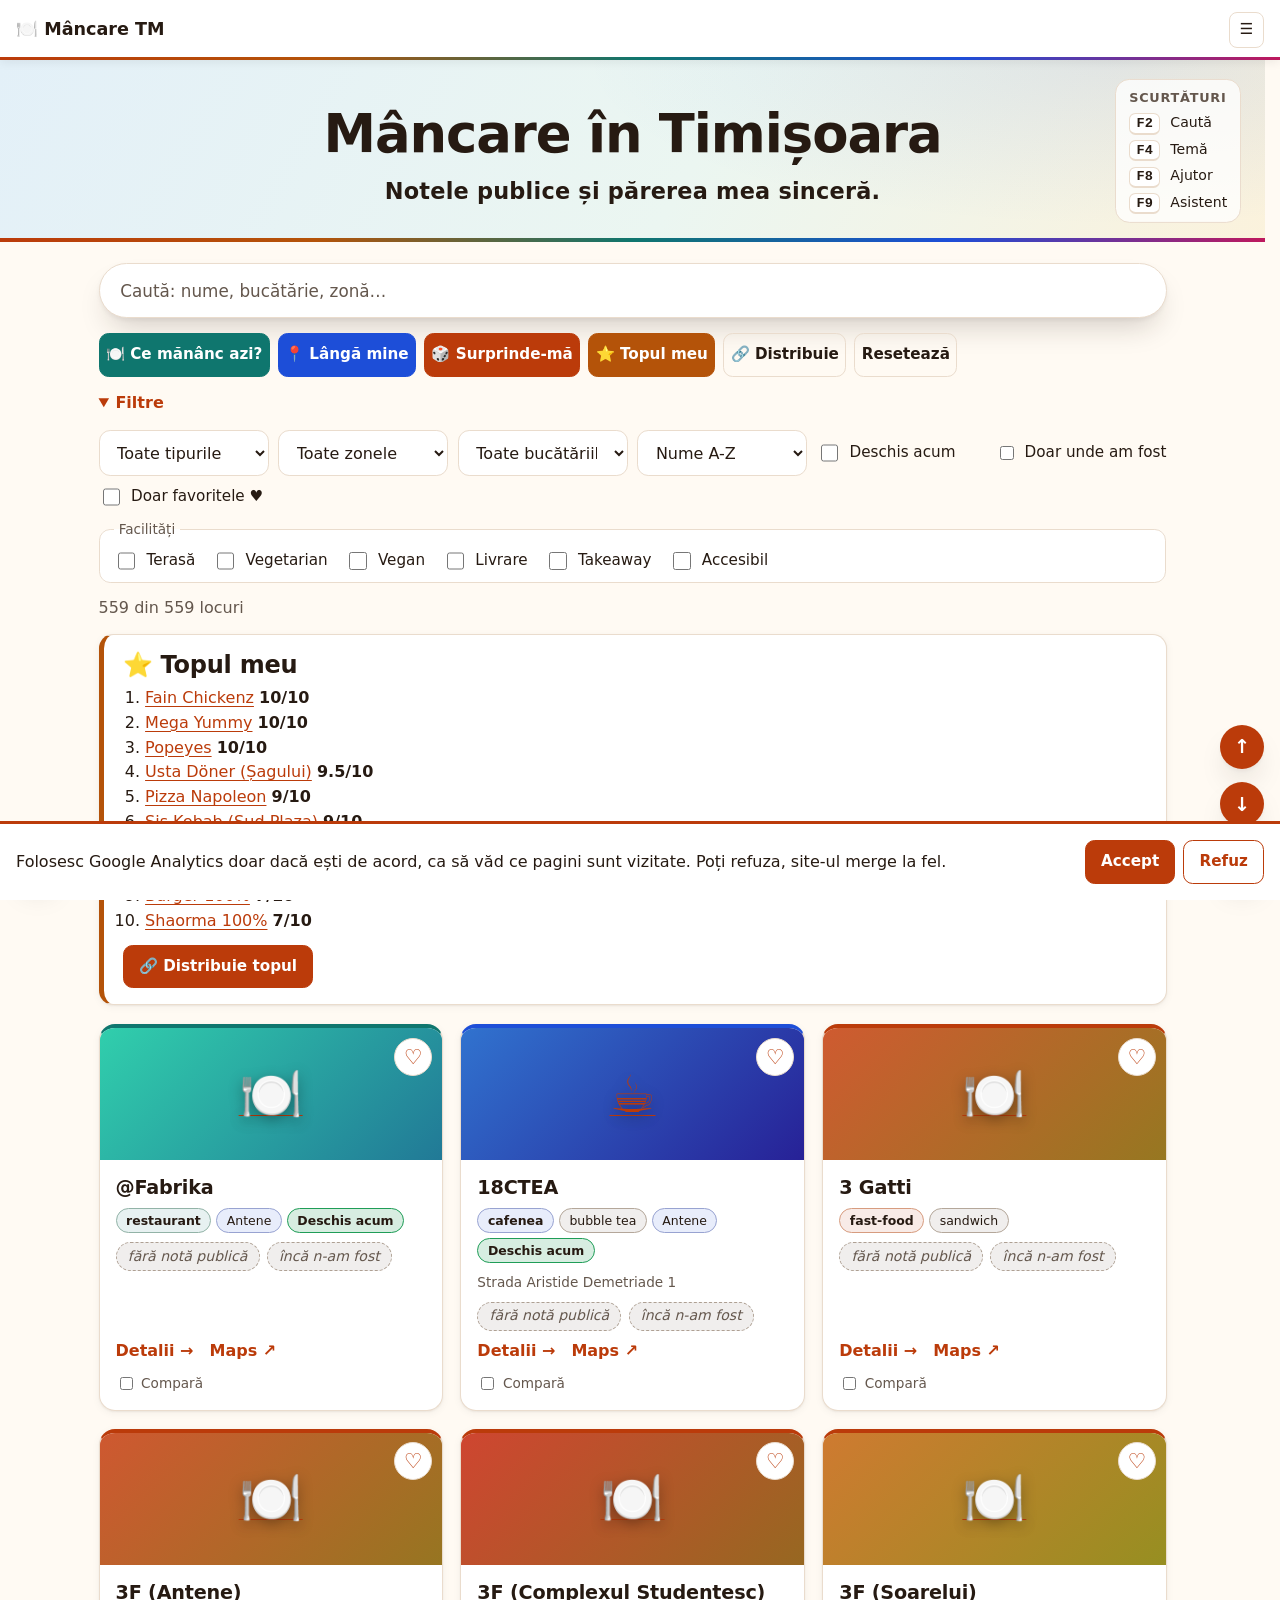
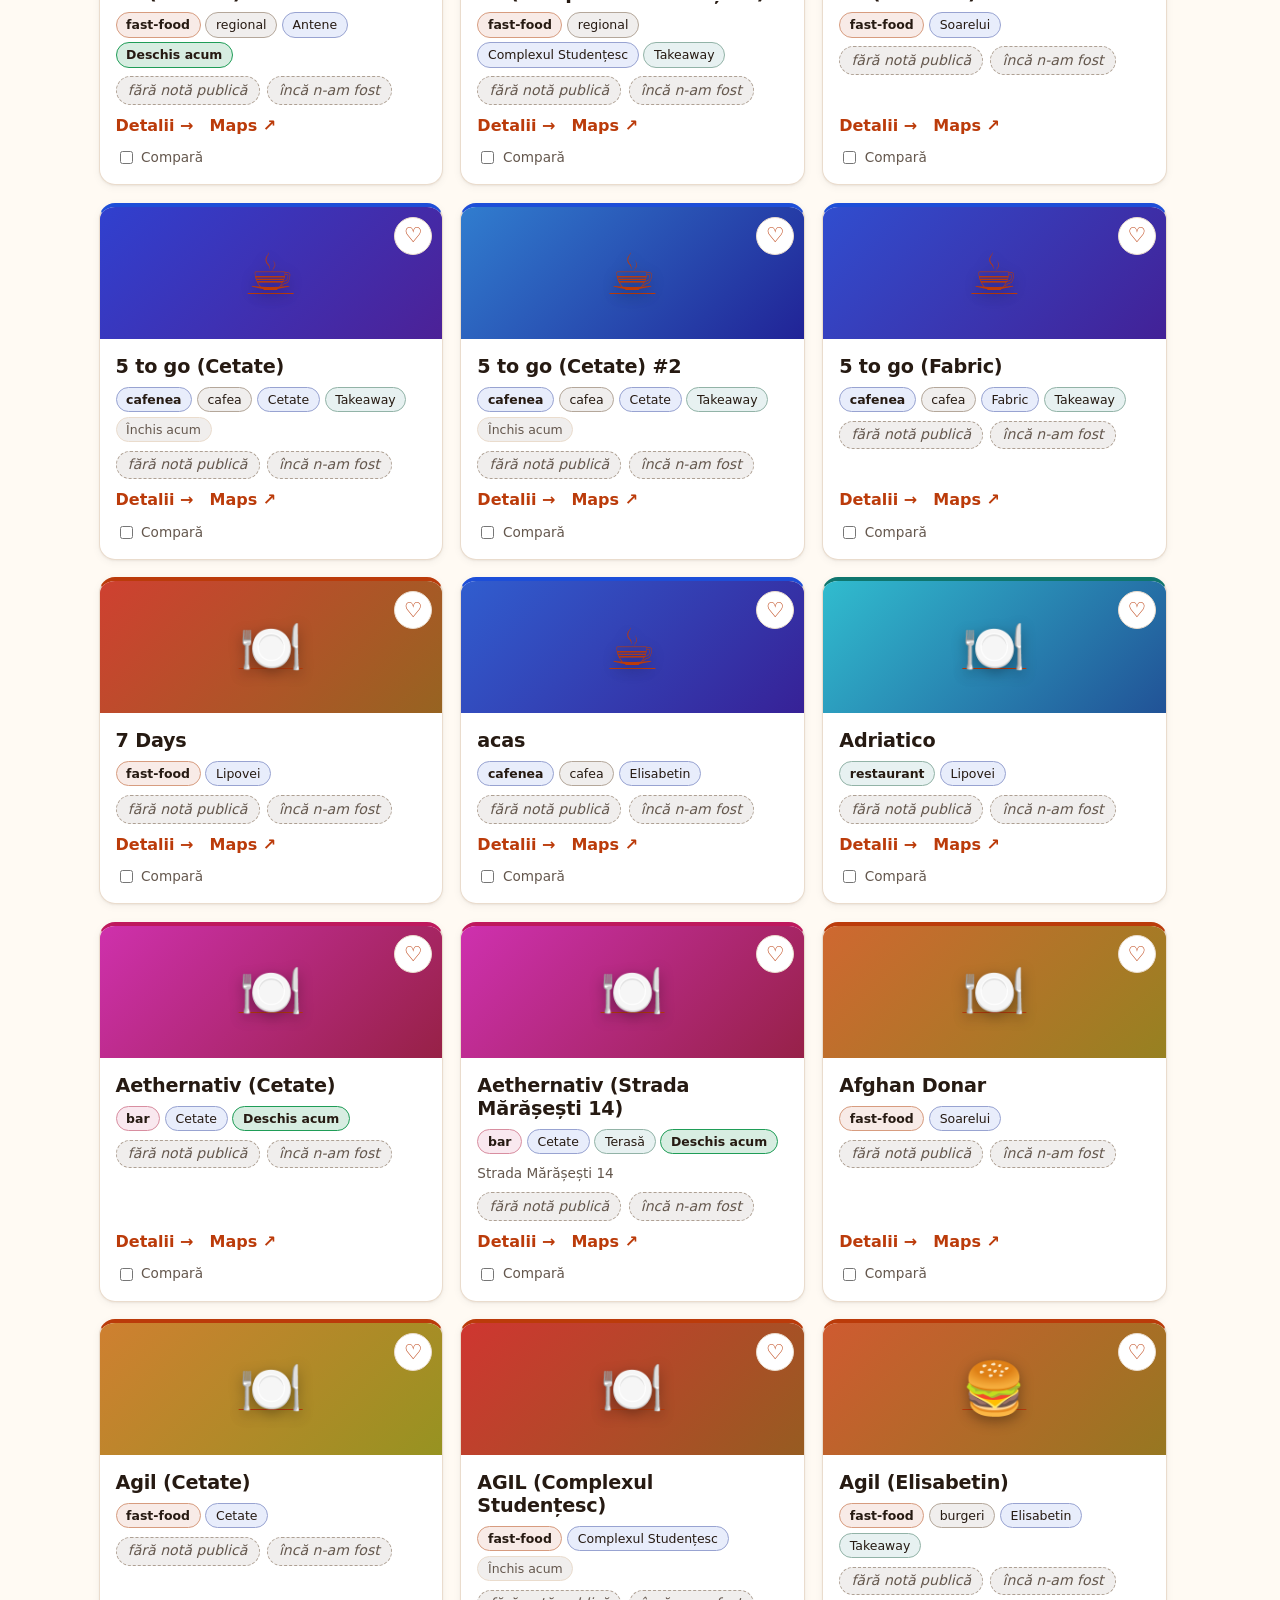
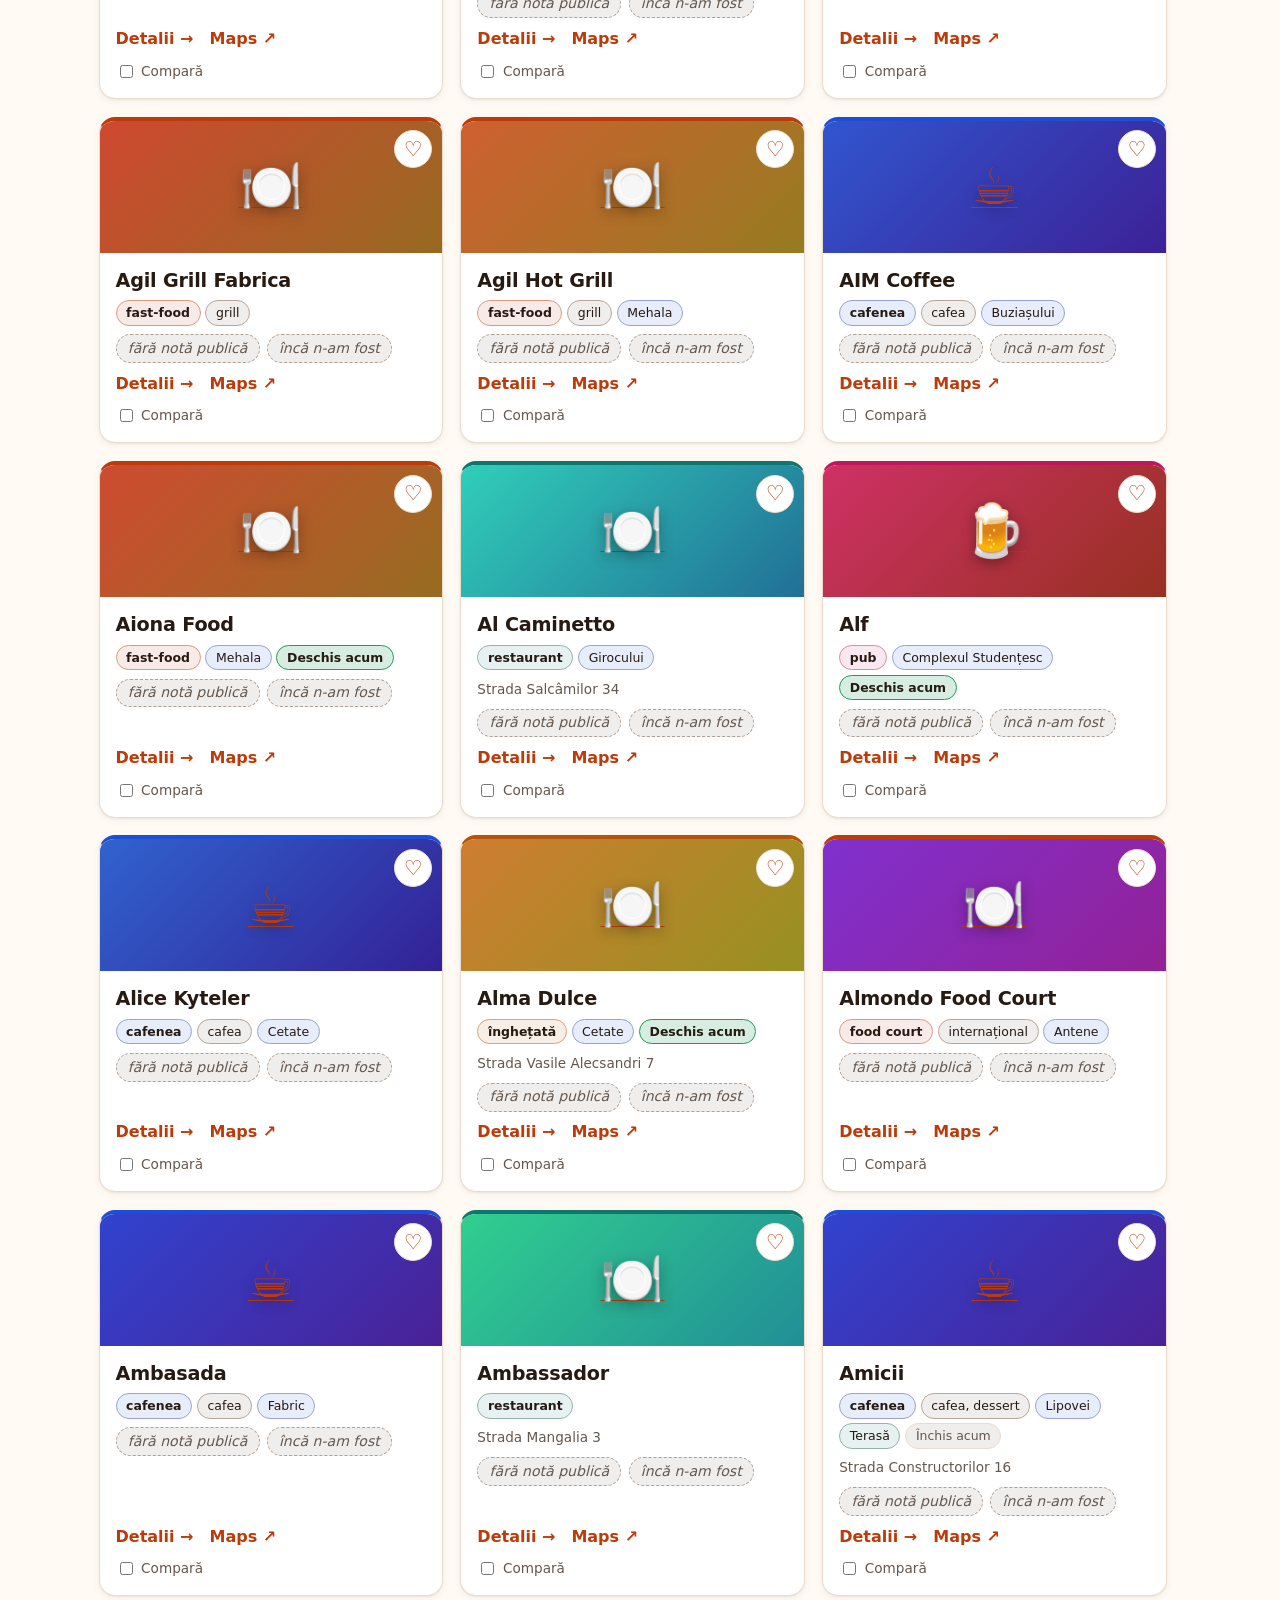
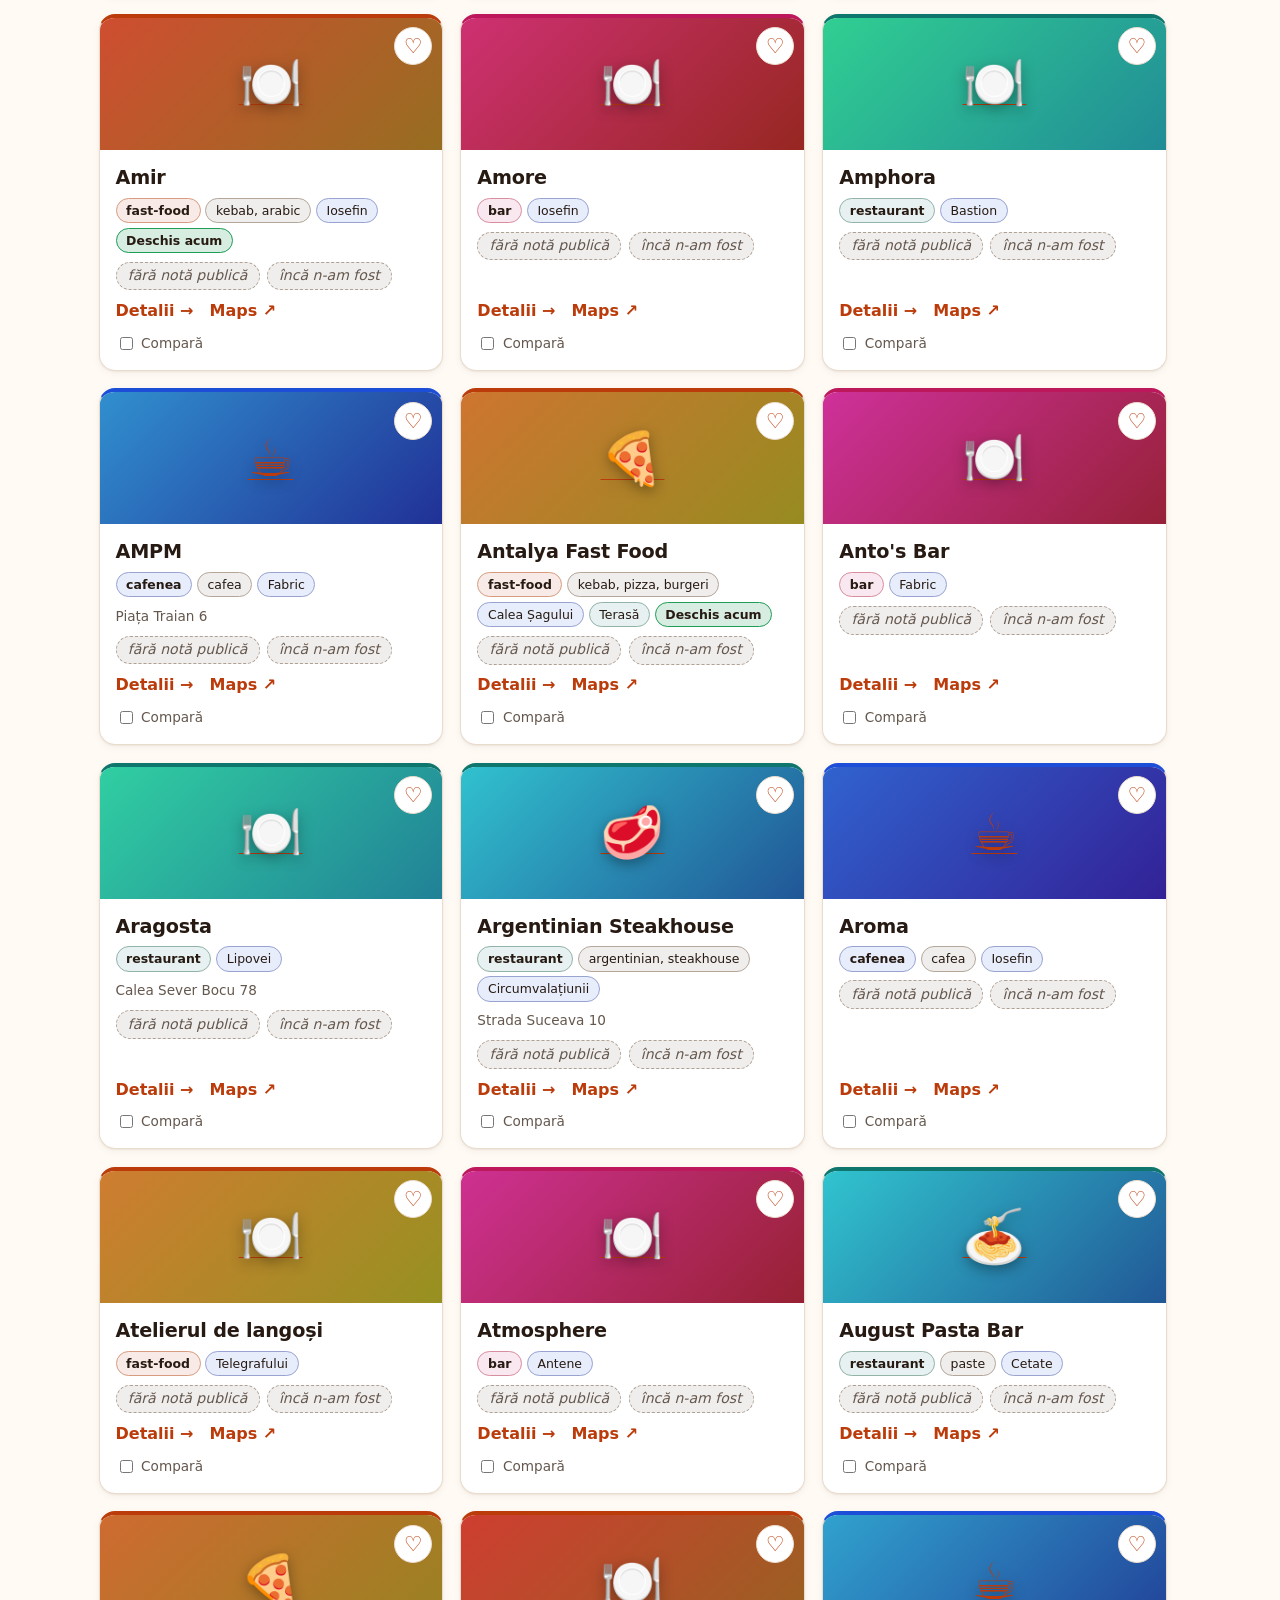
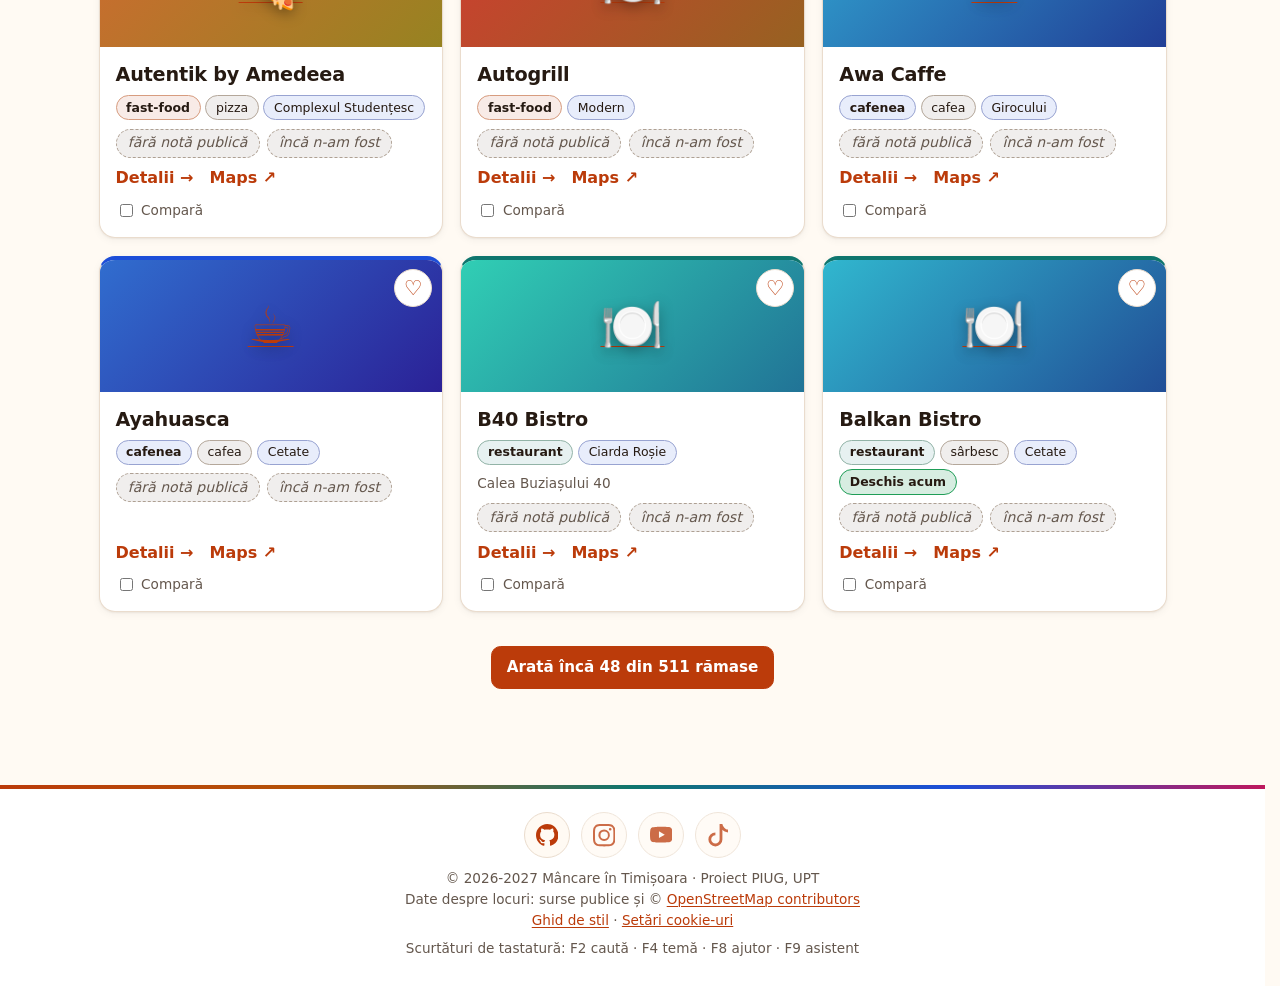
<file: index.html>
<!DOCTYPE html>
<html lang="ro">
<head>
<meta charset="UTF-8">
<meta name="viewport" content="width=device-width, initial-scale=1">
<title>Locuri | Mâncare în Timișoara</title>
<meta name="description" content="Ghid de locuri de mâncat din Timișoara: notele publice și părerea mea sinceră.">
<meta property="og:title" content="Locuri | Mâncare în Timișoara">
<meta property="og:description" content="Ghid de locuri de mâncat din Timișoara: notele publice și părerea mea sinceră.">
<meta property="og:type" content="website">
<meta property="og:locale" content="ro_RO">
<meta property="og:image" content="https://vincentlinta.github.io/mancare-timisoara/og.png">
<meta property="og:image:width" content="1200">
<meta property="og:image:height" content="630">
<meta property="og:image:alt" content="Mâncare în Timișoara: ghid personal de locuri de mâncat">
<meta name="twitter:card" content="summary_large_image">
<meta name="twitter:image" content="https://vincentlinta.github.io/mancare-timisoara/og.png">
<link rel="preload" href="data/locuri.json" as="fetch" crossorigin>
<meta name="theme-color" content="#fffaf3" media="(prefers-color-scheme: light)">
<meta name="theme-color" content="#17120e" media="(prefers-color-scheme: dark)">
<link rel="icon" href="favicon.svg" type="image/svg+xml">
<link rel="icon" href="favicon.ico" sizes="48x48">
<link rel="apple-touch-icon" href="apple-touch-icon.png">
<link rel="stylesheet" href="css/style.css">
<!-- Google Analytics: ID-ul se completează cu tools/seteaza.py; scriptul pornește doar după acordul din banner -->
<meta name="ga-id" content="G-Y830HH41GH">
<script src="js/analytics.js" defer></script>
</head>
<body>
<header class="top"><div class="wrap"><h1>Mâncare în Timișoara</h1><p class="sub">Notele publice și părerea mea sinceră.</p></div></header>
<div class="bar" role="search" aria-label="Căutare și filtre"><div class="wrap">
 <input id="cauta" type="search" placeholder="Caută: nume, bucătărie, zonă…" aria-label="Caută">
 <div class="butoane acte"><button id="wizBtn" type="button">🍽️ Ce mănânc azi?</button><button id="near" type="button">📍 Lângă mine</button><button id="surp" type="button">🎲 Surprinde-mă</button><button id="top" type="button">⭐ Topul meu</button><button id="share" type="button">🔗 Distribuie</button><button id="reset" type="button">Resetează</button></div>
 <details id="filtre"><summary id="sumar">Filtre</summary>
  <script>if(window.matchMedia&&matchMedia("(min-width:700px)").matches)document.getElementById("filtre").open=true</script>   <!-- deschis înainte de primul desen: fără salt de layout -->
  <div class="controls">
   <select id="tip" aria-label="Tip"><option value="">Toate tipurile</option></select>
   <select id="zona" aria-label="Zonă"><option value="">Toate zonele</option></select>
   <select id="bucatarie" aria-label="Bucătărie"><option value="">Toate bucătăriile</option></select>
   <select id="sortare" aria-label="Sortare"><option value="nume">Nume A-Z</option><option value="nota-mea">Nota mea</option><option value="publica">Nota publică</option><option value="distanta">Cele mai apropiate</option></select>
   <label class="check" id="deschisL"><input type="checkbox" id="deschis"> Deschis acum</label>
   <label class="check"><input type="checkbox" id="vizitat"> Doar unde am fost</label>
   <label class="check"><input type="checkbox" id="fav"> Doar favoritele ♥</label>
   <fieldset class="fac"><legend>Facilități</legend>
    <label class="check"><input type="checkbox" data-opt="terasa"> Terasă</label><label class="check"><input type="checkbox" data-opt="vegetarian"> Vegetarian</label>
    <label class="check"><input type="checkbox" data-opt="vegan"> Vegan</label><label class="check"><input type="checkbox" data-opt="livrare"> Livrare</label>
    <label class="check"><input type="checkbox" data-opt="takeaway"> Takeaway</label><label class="check"><input type="checkbox" data-opt="accesibil"> Accesibil</label>
   </fieldset>
  </div></details>
</div></div>
<main class="wrap">
 <p id="numar" role="status">Se încarcă locurile…</p>
 <div id="eroare" class="eroare" hidden></div>
 <section id="topSec" class="topsec" aria-label="Topul meu" hidden></section>
 <div id="surprinde" hidden></div>
 <div id="lista" class="grid" aria-busy="true"><div class="sk" aria-hidden="true"></div><div class="sk" aria-hidden="true"></div><div class="sk" aria-hidden="true"></div></div>
</main>
<button id="cmpBar" type="button" hidden>Compară</button>
<dialog id="cmpDlg" class="lb" aria-label="Comparație"><h2>Comparație</h2><div id="cmpBody"></div>
 <div class="butoane"><button id="cmpClear" type="button" class="icon">Golește selecția</button><form method="dialog"><button>Închide</button></form></div></dialog>
<dialog id="wizDlg" class="lb" aria-label="Ce mănânc azi?"><h2>Ce mănânc azi?</h2><div id="wizBody"></div>
 <div class="butoane"><button id="wizBack" type="button" class="icon">← Înapoi</button><form method="dialog"><button>Închide</button></form></div></dialog>
<script src="js/common.js"></script>
<script src="js/layout.js"></script>
<script src="js/i18n.js"></script>
<script src="js/program.js"></script>
<script src="js/app.js"></script>
<script src="js/wizard.js"></script>
</body>
</html>
</file>
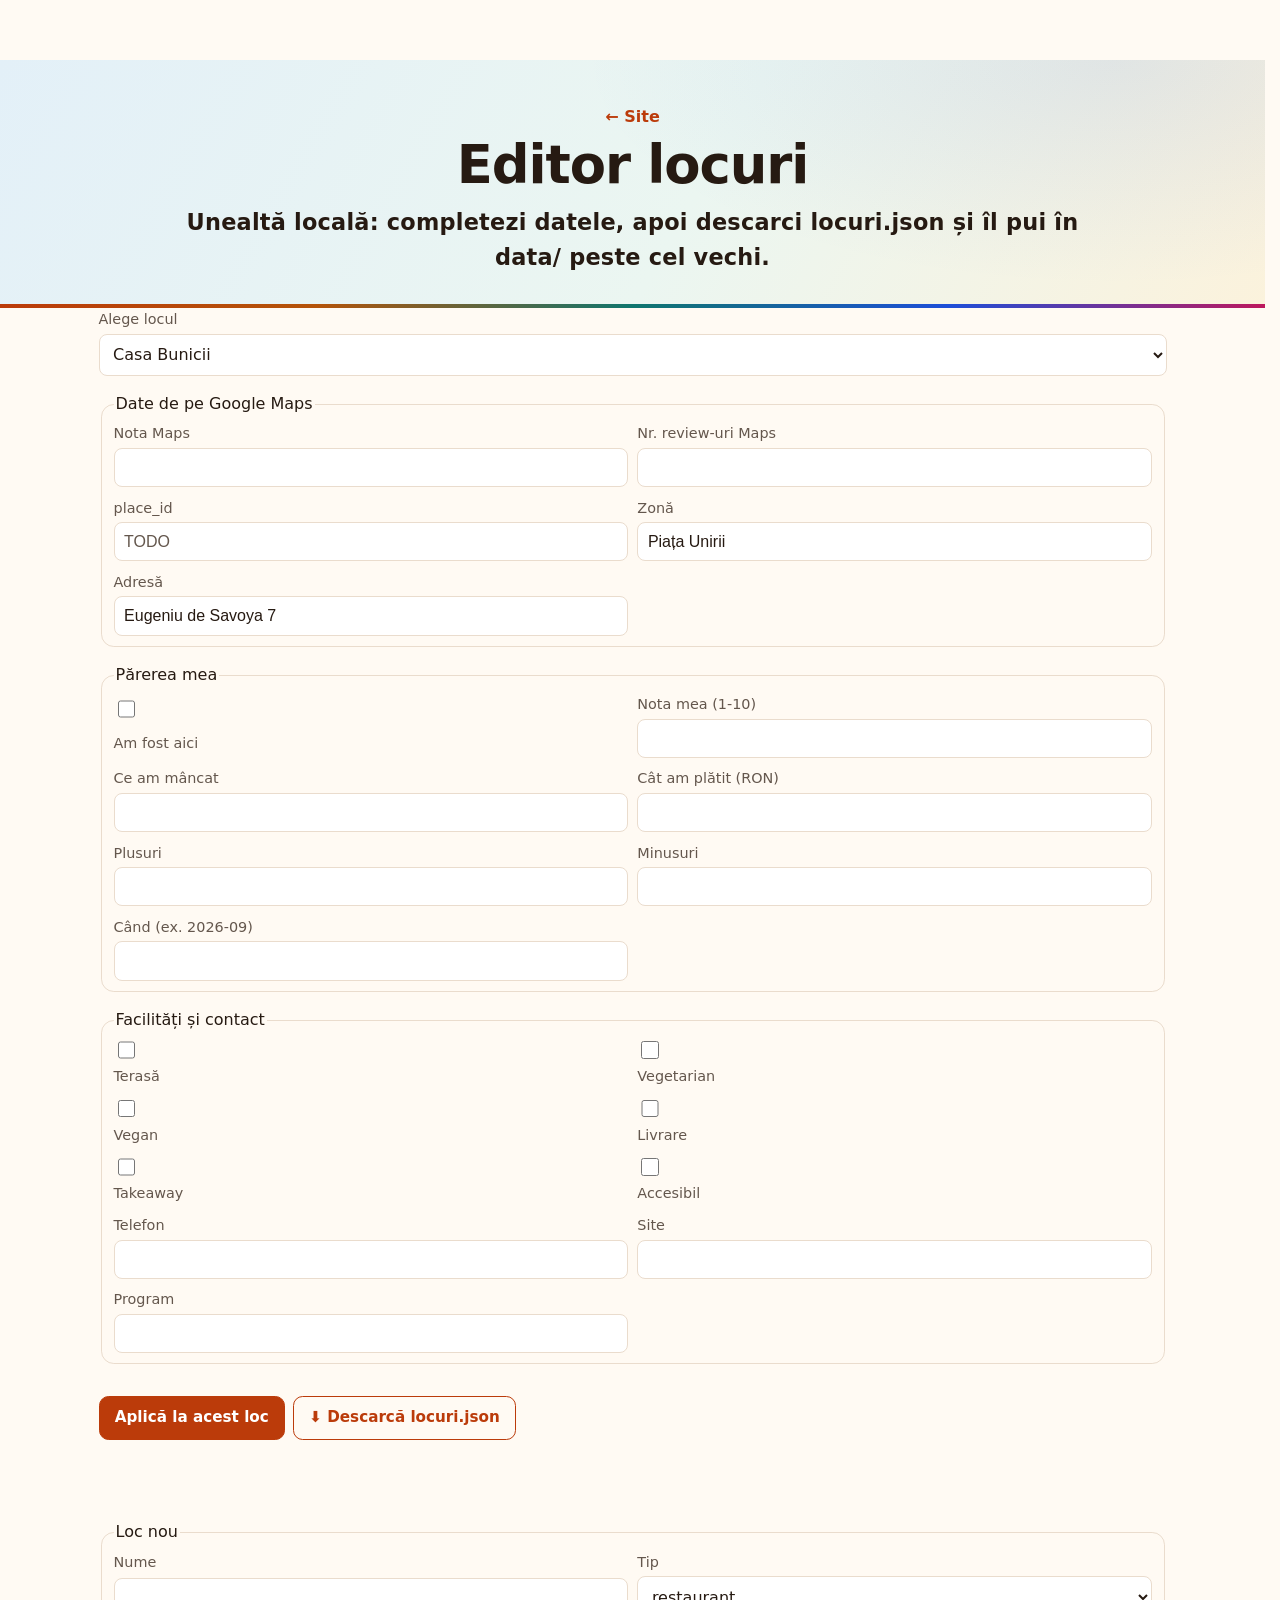
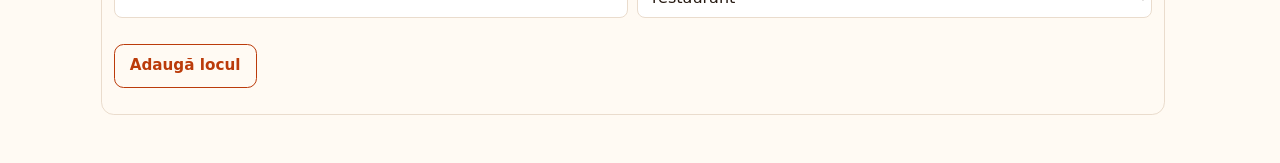
<file: admin.html>
<!DOCTYPE html>
<html lang="ro">
<head>
  <meta charset="UTF-8">
  <meta name="viewport" content="width=device-width, initial-scale=1">
<meta name="robots" content="noindex">
  <title>Editor locuri (uz personal)</title>
  <link rel="icon" href="favicon.svg" type="image/svg+xml">
<link rel="icon" href="favicon.ico" sizes="48x48">
<link rel="apple-touch-icon" href="apple-touch-icon.png">
<link rel="stylesheet" href="css/style.css">
</head>
<body>
  <header class="top"><div class="wrap"><a class="back" href="index.html">← Site</a><h1>Editor locuri</h1>
    <p class="sub">Unealtă locală: completezi datele, apoi descarci locuri.json și îl pui în data/ peste cel vechi.</p></div></header>
  <main class="wrap admin">
    <label>Alege locul <select id="alege"></select></label>
    <fieldset><legend>Date de pe Google Maps</legend>
      <label>Nota Maps <input id="f_rating" type="number" step="0.1" min="1" max="5"></label>
      <label>Nr. review-uri Maps <input id="f_nr" type="number" min="0"></label>
      <label>place_id <input id="f_place" placeholder="TODO"></label>
      <label>Zonă <input id="f_zona"></label>
      <label>Adresă <input id="f_adresa"></label>
    </fieldset>
    <fieldset><legend>Părerea mea</legend>
      <label class="check"><input id="f_vizitat" type="checkbox"> Am fost aici</label>
      <label>Nota mea (1-10) <input id="f_nota" type="number" min="1" max="10"></label>
      <label>Ce am mâncat <input id="f_mancat"></label>
      <label>Cât am plătit (RON) <input id="f_platit" type="number" min="0"></label>
      <label>Plusuri <input id="f_plus"></label>
      <label>Minusuri <input id="f_minus"></label>
      <label>Când (ex. 2026-09) <input id="f_data"></label>
    </fieldset>
    <fieldset><legend>Facilități și contact</legend>
      <label class="check"><input type="checkbox" data-o="terasa"> Terasă</label><label class="check"><input type="checkbox" data-o="vegetarian"> Vegetarian</label>
      <label class="check"><input type="checkbox" data-o="vegan"> Vegan</label><label class="check"><input type="checkbox" data-o="livrare"> Livrare</label>
      <label class="check"><input type="checkbox" data-o="takeaway"> Takeaway</label><label class="check"><input type="checkbox" data-o="accesibil"> Accesibil</label>
      <label>Telefon <input id="f_tel"></label><label>Site <input id="f_web"></label><label>Program <input id="f_prog"></label>
    </fieldset>
    <p class="butoane"><button id="aplica" type="button">Aplică la acest loc</button><button id="descarca" type="button">⬇ Descarcă locuri.json</button></p>
    <p id="msg" role="status"></p>
    <fieldset><legend>Loc nou</legend>
      <label>Nume <input id="n_nume"></label>
      <label>Tip <select id="n_tip"><option>restaurant</option><option>fast-food</option><option>pub</option><option>cafenea</option></select></label>
      <p class="butoane"><button id="adauga" type="button">Adaugă locul</button></p>
    </fieldset>
  </main>
  <script src="js/common.js"></script>
  <script src="js/admin.js"></script>
</body>
</html>
</file>
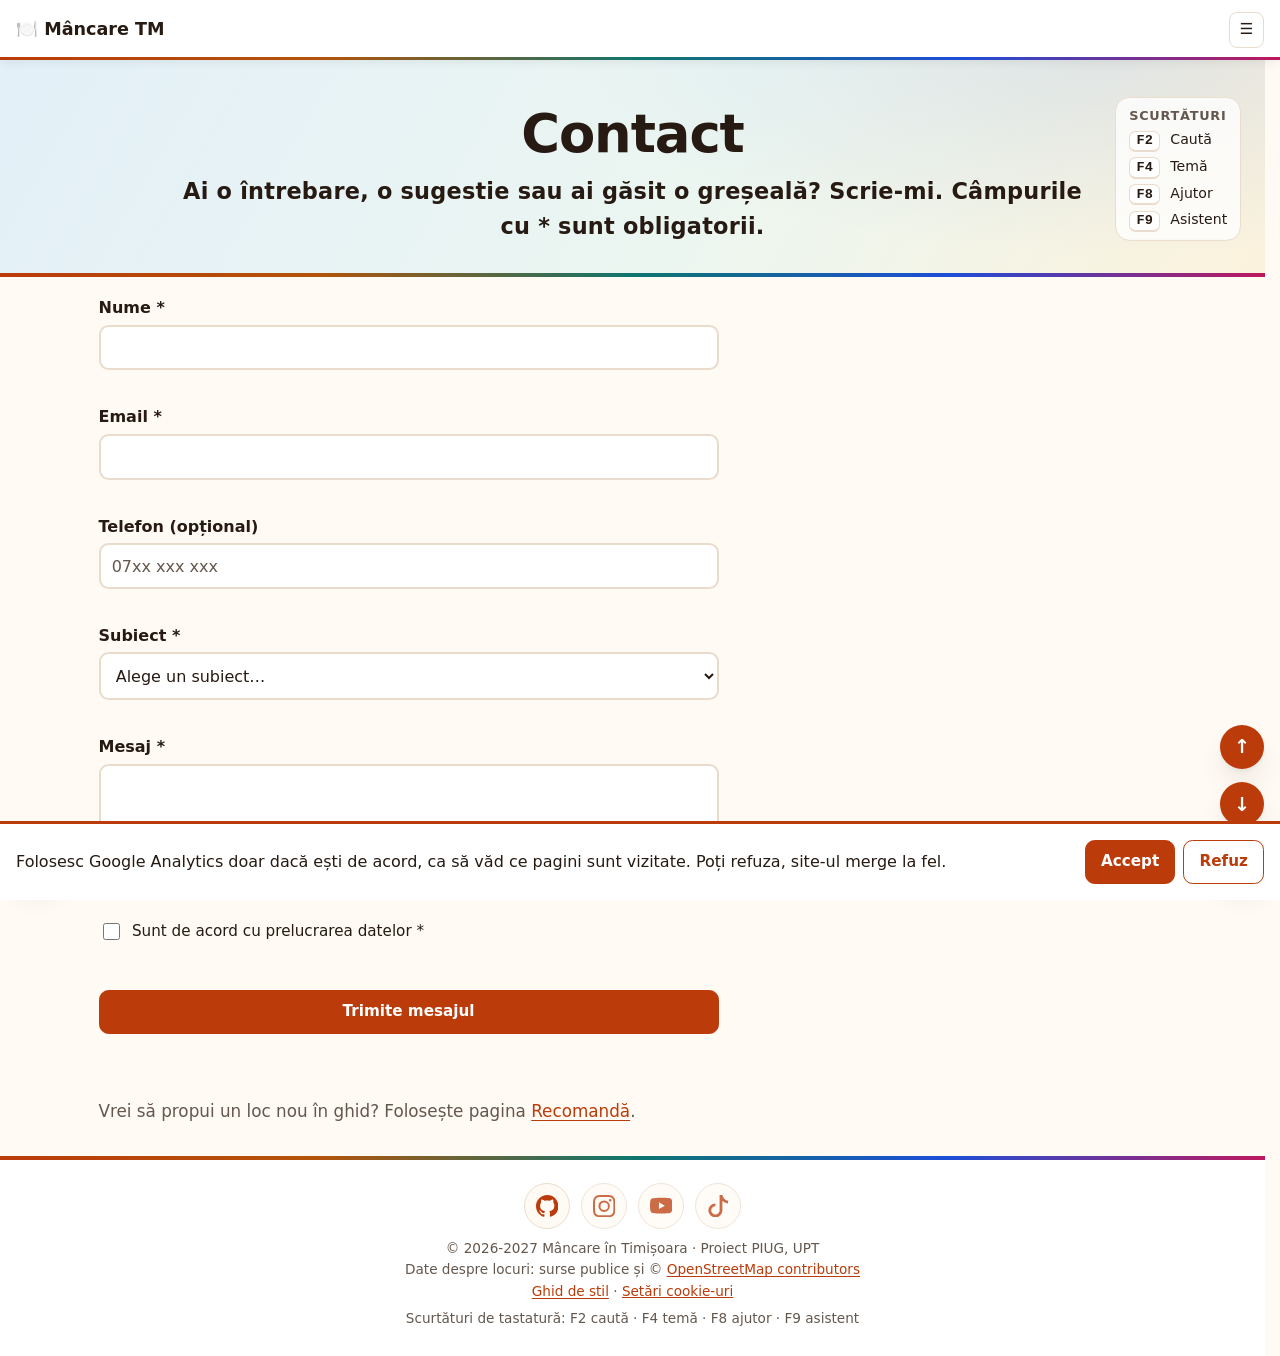
<file: contact.html>
<!DOCTYPE html>
<html lang="ro">
<head>
<meta charset="UTF-8">
<meta name="viewport" content="width=device-width, initial-scale=1">
<title>Contact | Mâncare în Timișoara</title>
<meta name="description" content="Contact: scrie-mi o întrebare, o sugestie sau o greșeală găsită în ghidul de locuri de mâncat din Timișoara.">
<meta property="og:title" content="Contact | Mâncare în Timișoara">
<meta property="og:description" content="Contact: scrie-mi o întrebare, o sugestie sau o greșeală găsită în ghidul de locuri de mâncat din Timișoara.">
<meta property="og:type" content="website">
<meta property="og:locale" content="ro_RO">
<meta property="og:image" content="https://vincentlinta.github.io/mancare-timisoara/og.png">
<meta property="og:image:width" content="1200">
<meta property="og:image:height" content="630">
<meta property="og:image:alt" content="Mâncare în Timișoara: ghid personal de locuri de mâncat">
<meta name="twitter:card" content="summary_large_image">
<meta name="twitter:image" content="https://vincentlinta.github.io/mancare-timisoara/og.png">
<meta name="theme-color" content="#fffaf3" media="(prefers-color-scheme: light)">
<meta name="theme-color" content="#17120e" media="(prefers-color-scheme: dark)">
<link rel="icon" href="favicon.svg" type="image/svg+xml">
<link rel="icon" href="favicon.ico" sizes="48x48">
<link rel="apple-touch-icon" href="apple-touch-icon.png">
<link rel="stylesheet" href="css/style.css">
<!-- Google Analytics: ID-ul se completează cu tools/seteaza.py; scriptul pornește doar după acordul din banner -->
<meta name="ga-id" content="G-Y830HH41GH">
<script src="js/analytics.js" defer></script>
</head>
<body data-form="contact">
<header class="top"><div class="wrap"><h1>Contact</h1><p class="sub">Ai o întrebare, o sugestie sau ai găsit o greșeală? Scrie-mi. Câmpurile cu * sunt obligatorii.</p></div></header>
<main class="wrap">
 <div id="ok" class="ok" role="status" hidden>Mulțumesc! Mesajul tău a fost validat.</div>
 <div id="sendErr" class="eroare" role="alert" hidden></div>
 <form id="cf" class="form" novalidate>
  <label>Nume *<input id="nume" aria-describedby="e_nume" aria-required="true" autocomplete="name"><span class="err" aria-live="polite" id="e_nume"></span></label>
  <label>Email *<input id="email" aria-describedby="e_email" aria-required="true" type="email" autocomplete="email"><span class="err" aria-live="polite" id="e_email"></span></label>
  <label>Telefon (opțional)<input id="tel" data-optional aria-describedby="e_tel" type="tel" autocomplete="tel" placeholder="07xx xxx xxx"><span class="err" aria-live="polite" id="e_tel"></span></label>
  <label>Subiect *<select id="subiect" aria-describedby="e_subiect" aria-required="true"><option value="">Alege un subiect…</option><option value="Întrebare despre un loc">Întrebare despre un loc</option><option value="Greșeală în date">Greșeală în date</option><option value="Sugestie pentru site">Sugestie pentru site</option><option value="Altceva">Altceva</option></select><span class="err" aria-live="polite" id="e_subiect"></span></label>
  <label>Mesaj *<textarea id="msg" aria-describedby="e_msg" aria-required="true" rows="5"></textarea><span class="err" aria-live="polite" id="e_msg"></span></label>
  <label class="check"><input type="checkbox" id="acord" aria-describedby="e_acord">&nbsp;Sunt de acord cu prelucrarea datelor *</label><span class="err" aria-live="polite" id="e_acord"></span>
  <input type="text" id="_honey" name="_honey" tabindex="-1" autocomplete="off" aria-hidden="true" style="position:absolute;left:-9999px;width:1px;height:1px;opacity:0">
  <button type="submit">Trimite mesajul</button> <span id="stare" role="status"></span>
 </form>
 <p class="sub">Vrei să propui un loc nou în ghid? Folosește pagina <a href="recomanda.html">Recomandă</a>.</p>
</main>
<script src="js/common.js"></script>
<script src="js/program.js"></script>
<script src="js/layout.js"></script>
<script src="js/i18n.js"></script>
<script src="js/recomanda.js"></script>
</body>
</html>
</file>
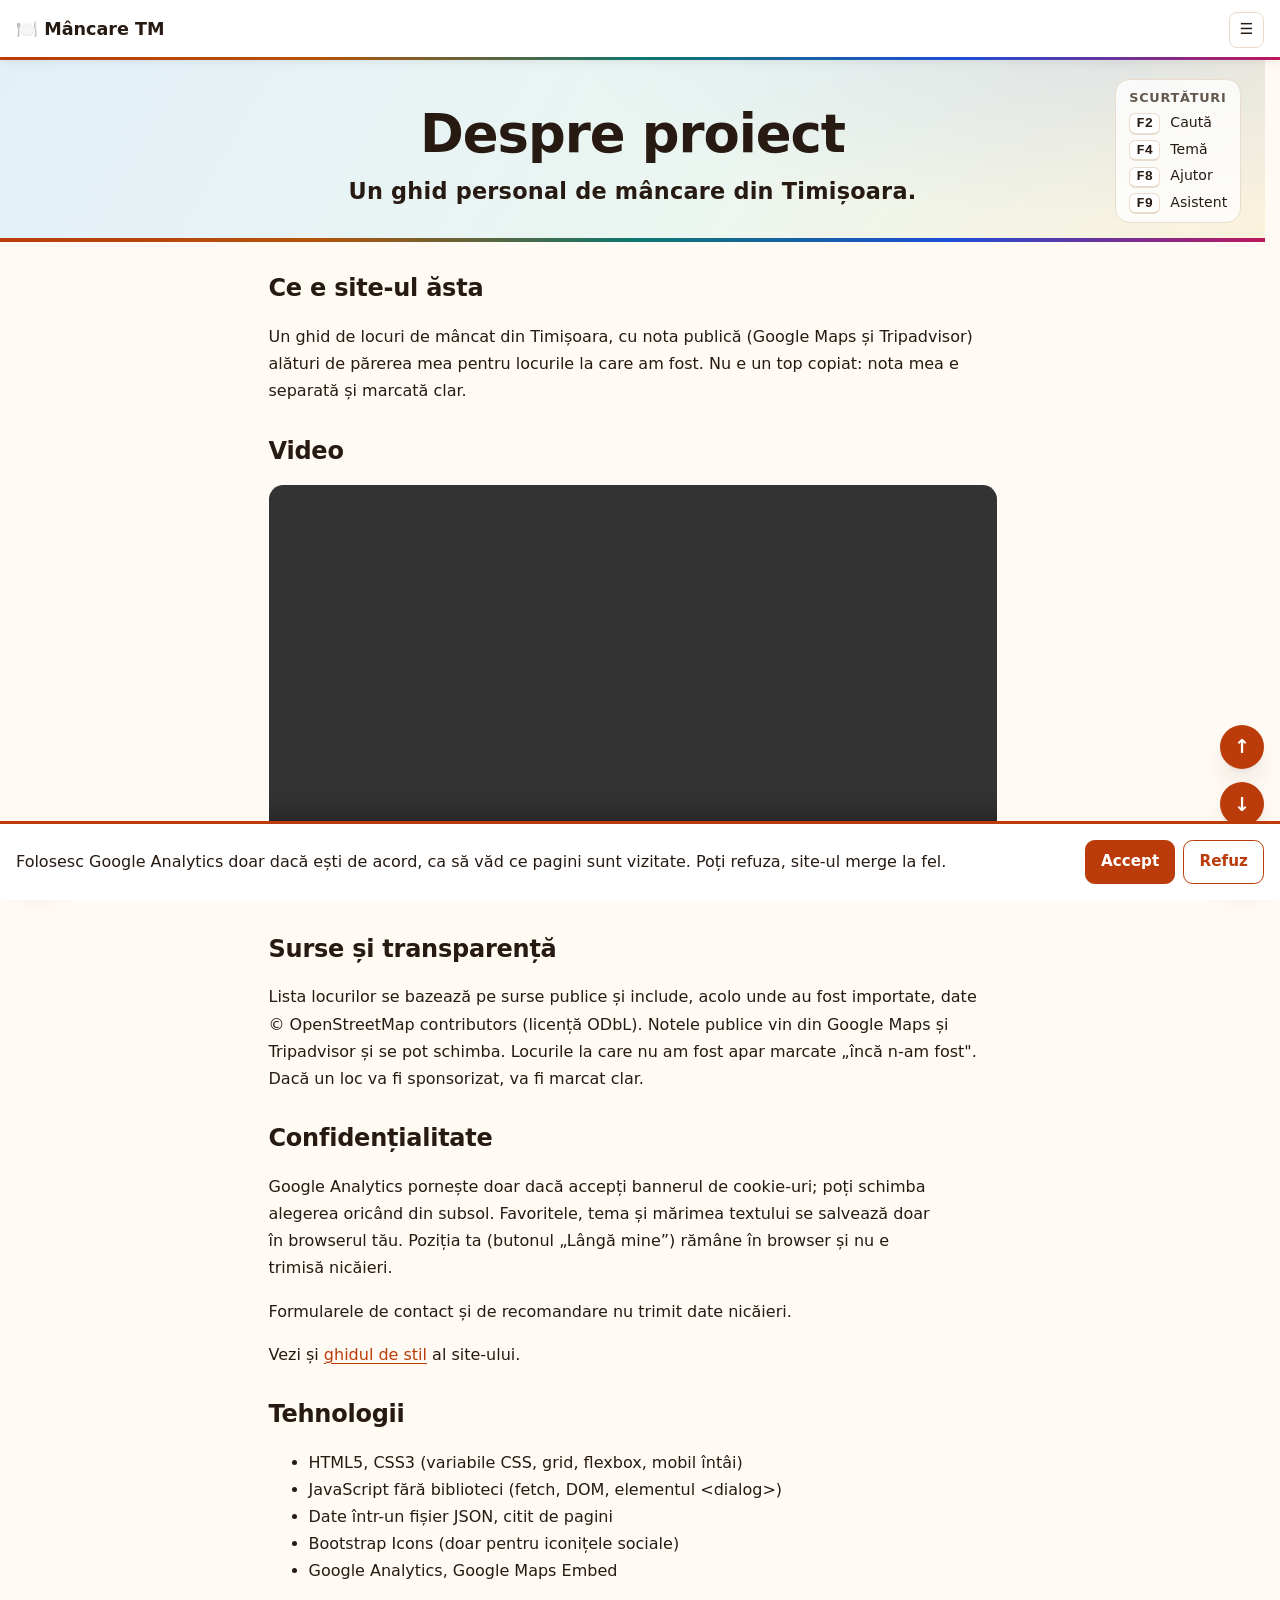
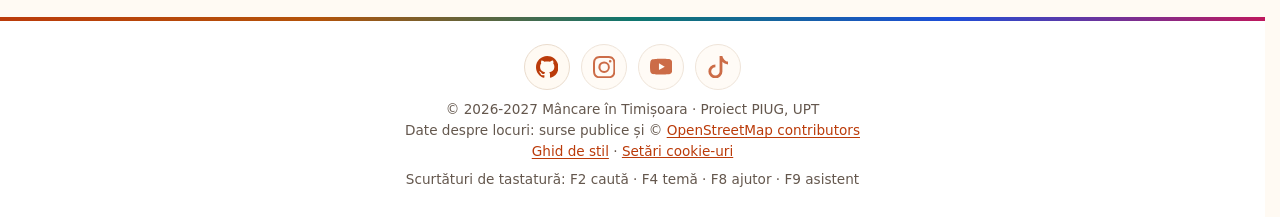
<file: despre.html>
<!DOCTYPE html>
<html lang="ro">
<head>
<meta charset="UTF-8">
<meta name="viewport" content="width=device-width, initial-scale=1">
<title>Despre | Mâncare în Timișoara</title>
<meta name="description" content="Despre proiect: cum e făcut ghidul, sursele datelor și tehnologiile folosite.">
<meta property="og:title" content="Despre | Mâncare în Timișoara">
<meta property="og:description" content="Despre proiect: cum e făcut ghidul, sursele datelor și tehnologiile folosite.">
<meta property="og:type" content="website">
<meta property="og:locale" content="ro_RO">
<meta property="og:image" content="https://vincentlinta.github.io/mancare-timisoara/og.png">
<meta property="og:image:width" content="1200">
<meta property="og:image:height" content="630">
<meta property="og:image:alt" content="Mâncare în Timișoara: ghid personal de locuri de mâncat">
<meta name="twitter:card" content="summary_large_image">
<meta name="twitter:image" content="https://vincentlinta.github.io/mancare-timisoara/og.png">
<meta name="theme-color" content="#fffaf3" media="(prefers-color-scheme: light)">
<meta name="theme-color" content="#17120e" media="(prefers-color-scheme: dark)">
<link rel="icon" href="favicon.svg" type="image/svg+xml">
<link rel="icon" href="favicon.ico" sizes="48x48">
<link rel="apple-touch-icon" href="apple-touch-icon.png">
<link rel="stylesheet" href="css/style.css">
<!-- Google Analytics: ID-ul se completează cu tools/seteaza.py; scriptul pornește doar după acordul din banner -->
<meta name="ga-id" content="G-Y830HH41GH">
<script src="js/analytics.js" defer></script>
</head>
<body>
<header class="top"><div class="wrap"><h1>Despre proiect</h1><p class="sub">Un ghid personal de mâncare din Timișoara.</p></div></header>
<main class="wrap prose">
 <h2>Ce e site-ul ăsta</h2>
 <p>Un ghid de locuri de mâncat din Timișoara, cu nota publică (Google Maps și Tripadvisor) alături de părerea mea pentru locurile la care am fost. Nu e un top copiat: nota mea e separată și marcată clar.</p>
 <h2>Video</h2>
 <video class="video" controls preload="metadata" playsinline title="Video demonstrativ">
  <source src="video/demo.mp4" type="video/mp4">
  <track kind="captions" src="video/demo.vtt" srclang="ro" label="Română">
  Browserul tău nu poate reda videoul.
 </video>
 <h2>Surse și transparență</h2>
 <p>Lista locurilor se bazează pe surse publice și include, acolo unde au fost importate, date © OpenStreetMap contributors (licență ODbL). Notele publice vin din Google Maps și Tripadvisor și se pot schimba. Locurile la care nu am fost apar marcate „încă n-am fost". Dacă un loc va fi sponsorizat, va fi marcat clar.</p>
 <h2>Confidențialitate</h2>
 <p>Google Analytics pornește doar dacă accepți bannerul de cookie-uri; poți schimba alegerea oricând din subsol. Favoritele, tema și mărimea textului se salvează doar în browserul tău. Poziția ta (butonul „Lângă mine”) rămâne în browser și nu e trimisă nicăieri.</p>
 <p id="priv-form">Formularele de contact și de recomandare nu trimit date nicăieri.</p>
 <p>Vezi și <a href="ghid-stil.html">ghidul de stil</a> al site-ului.</p>
 <h2>Tehnologii</h2>
 <ul><li>HTML5, CSS3 (variabile CSS, grid, flexbox, mobil întâi)</li><li>JavaScript fără biblioteci (fetch, DOM, elementul &lt;dialog&gt;)</li>
 <li>Date într-un fișier JSON, citit de pagini</li><li>Bootstrap Icons (doar pentru iconițele sociale)</li><li>Google Analytics, Google Maps Embed</li></ul>
</main>
<script src="js/common.js"></script>
<script src="js/program.js"></script>
<script src="js/layout.js"></script>
<script src="js/i18n.js"></script>
<script>
// cât timp videoul nu e setat, în loc de un player cu eroare apare un mesaj prietenos
(function(){var f=document.querySelector("iframe.video");if(f&&/VIDEO_ID/.test(f.src)){var d=document.createElement("div");d.className="video video-gol";d.setAttribute("role","img");d.setAttribute("aria-label","Video în curând");d.textContent="🎬 Videoul va fi adăugat în curând.";f.replaceWith(d)}})();
</script>
</body>
</html>
</file>
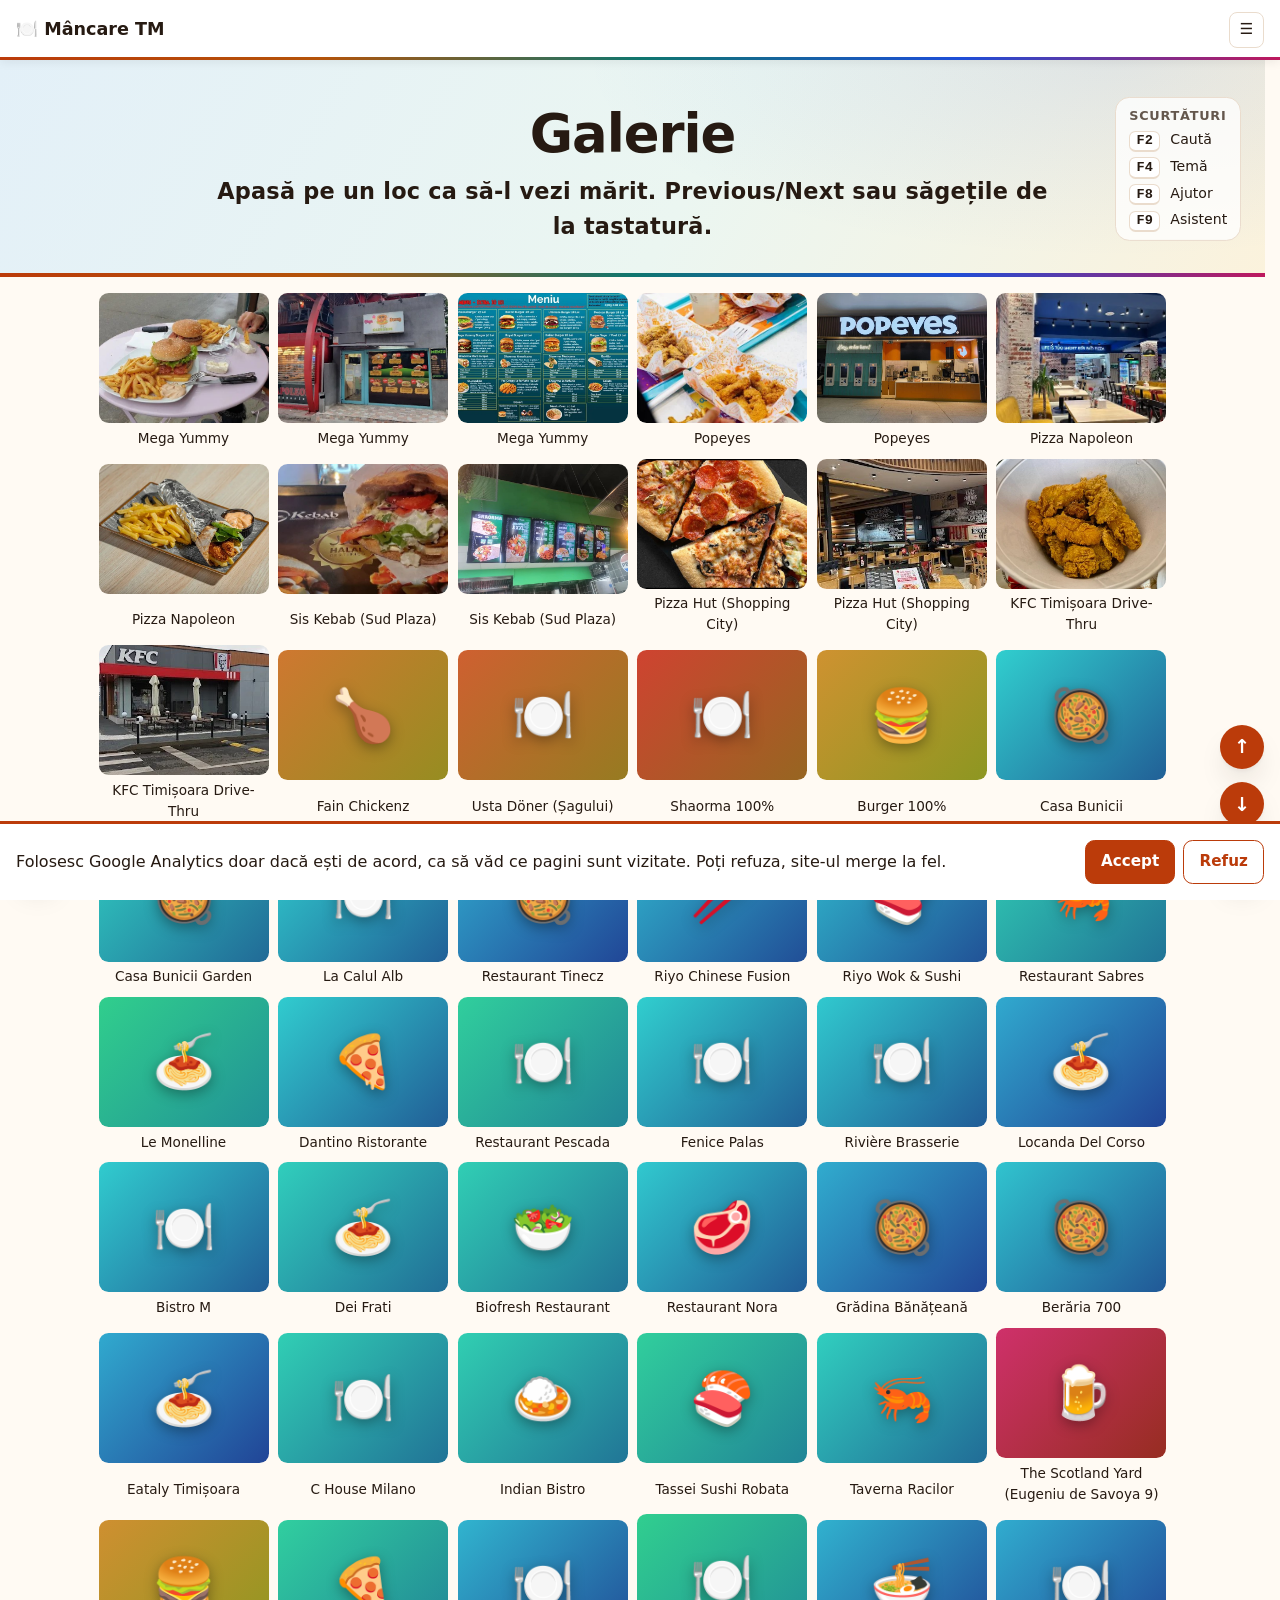
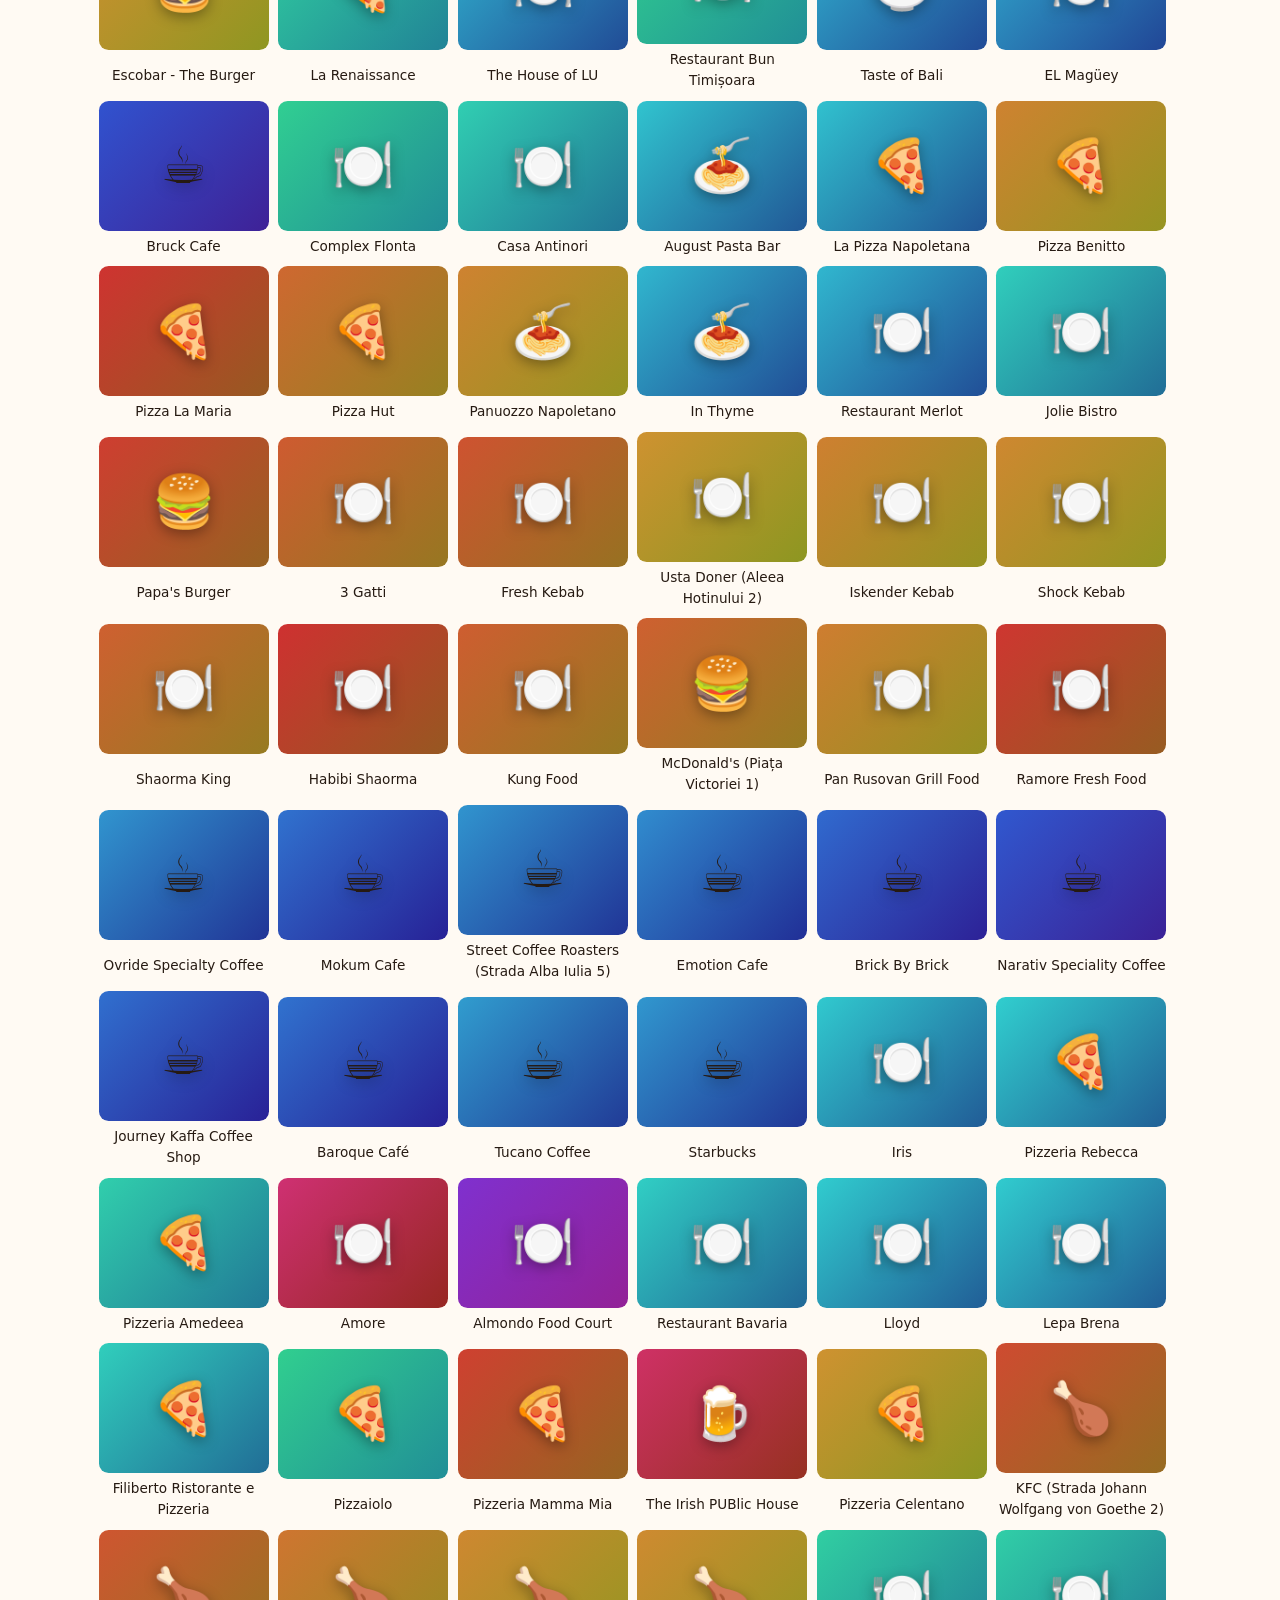
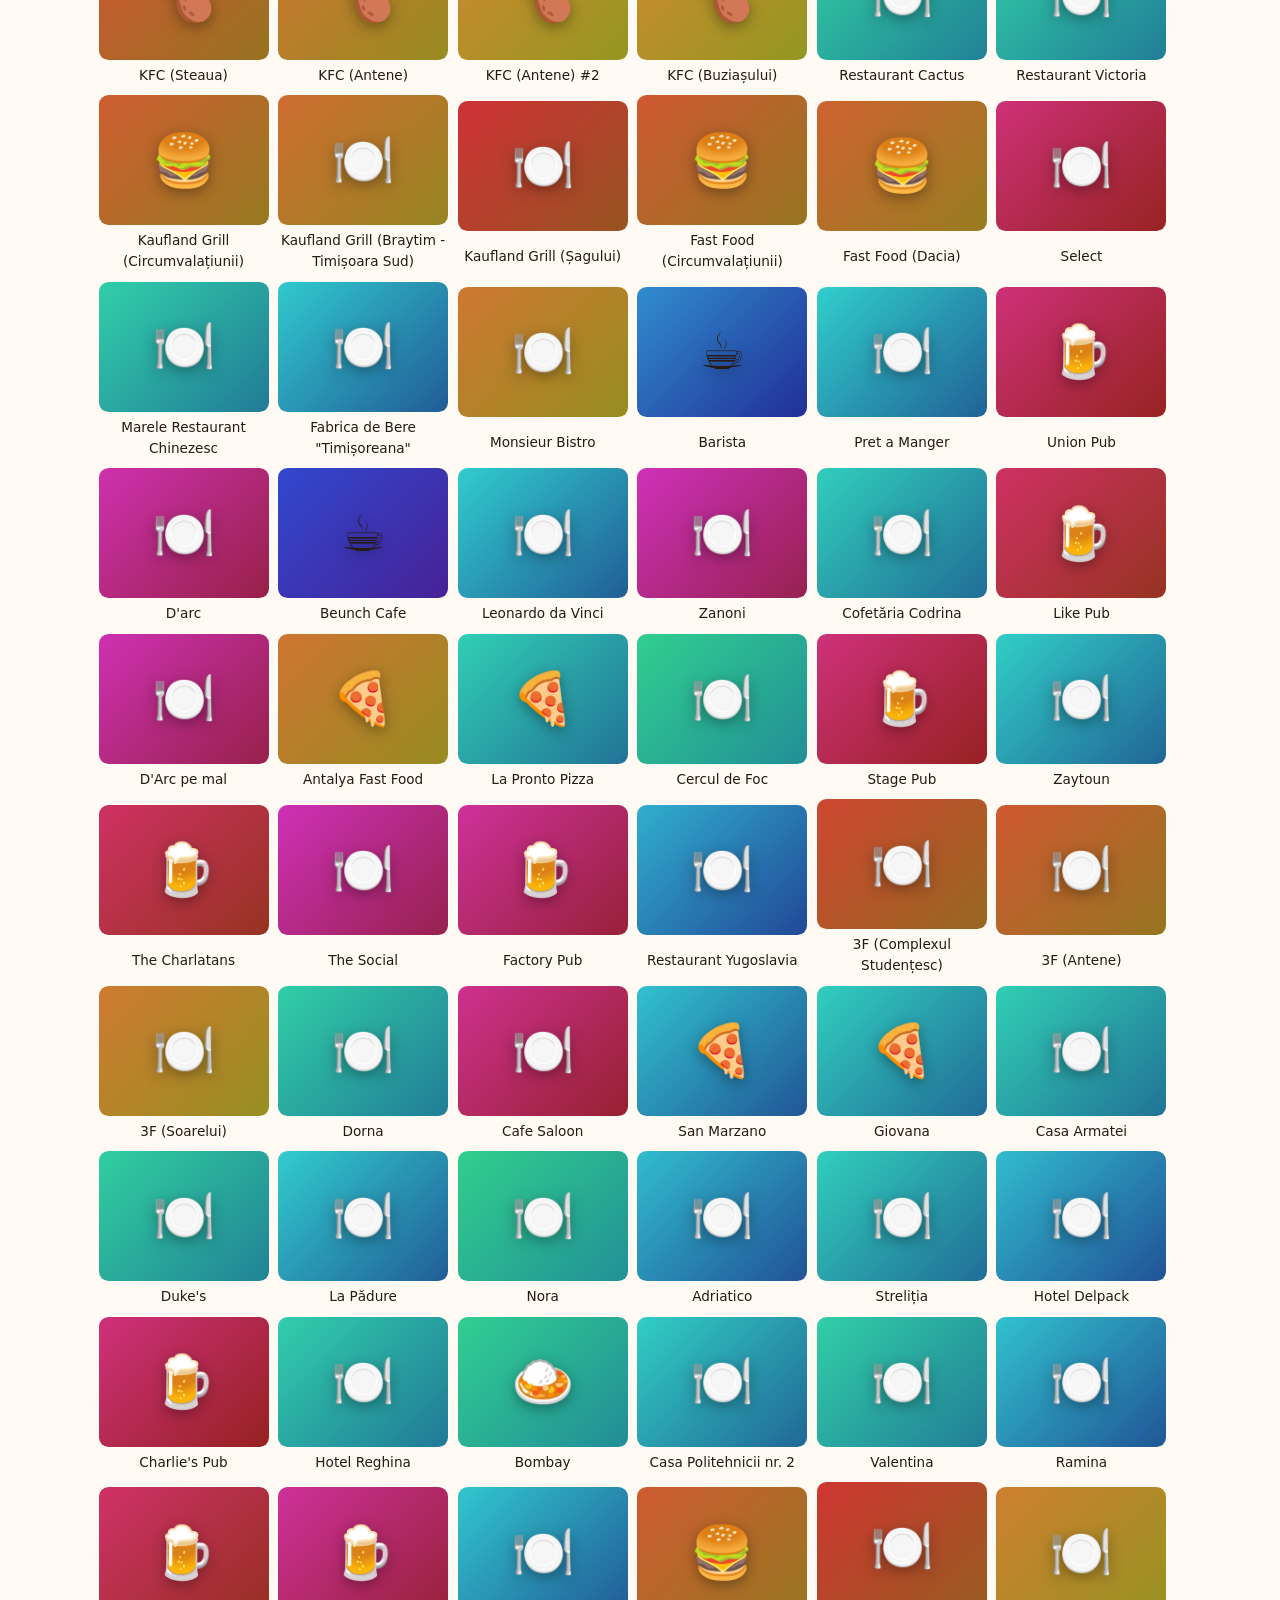
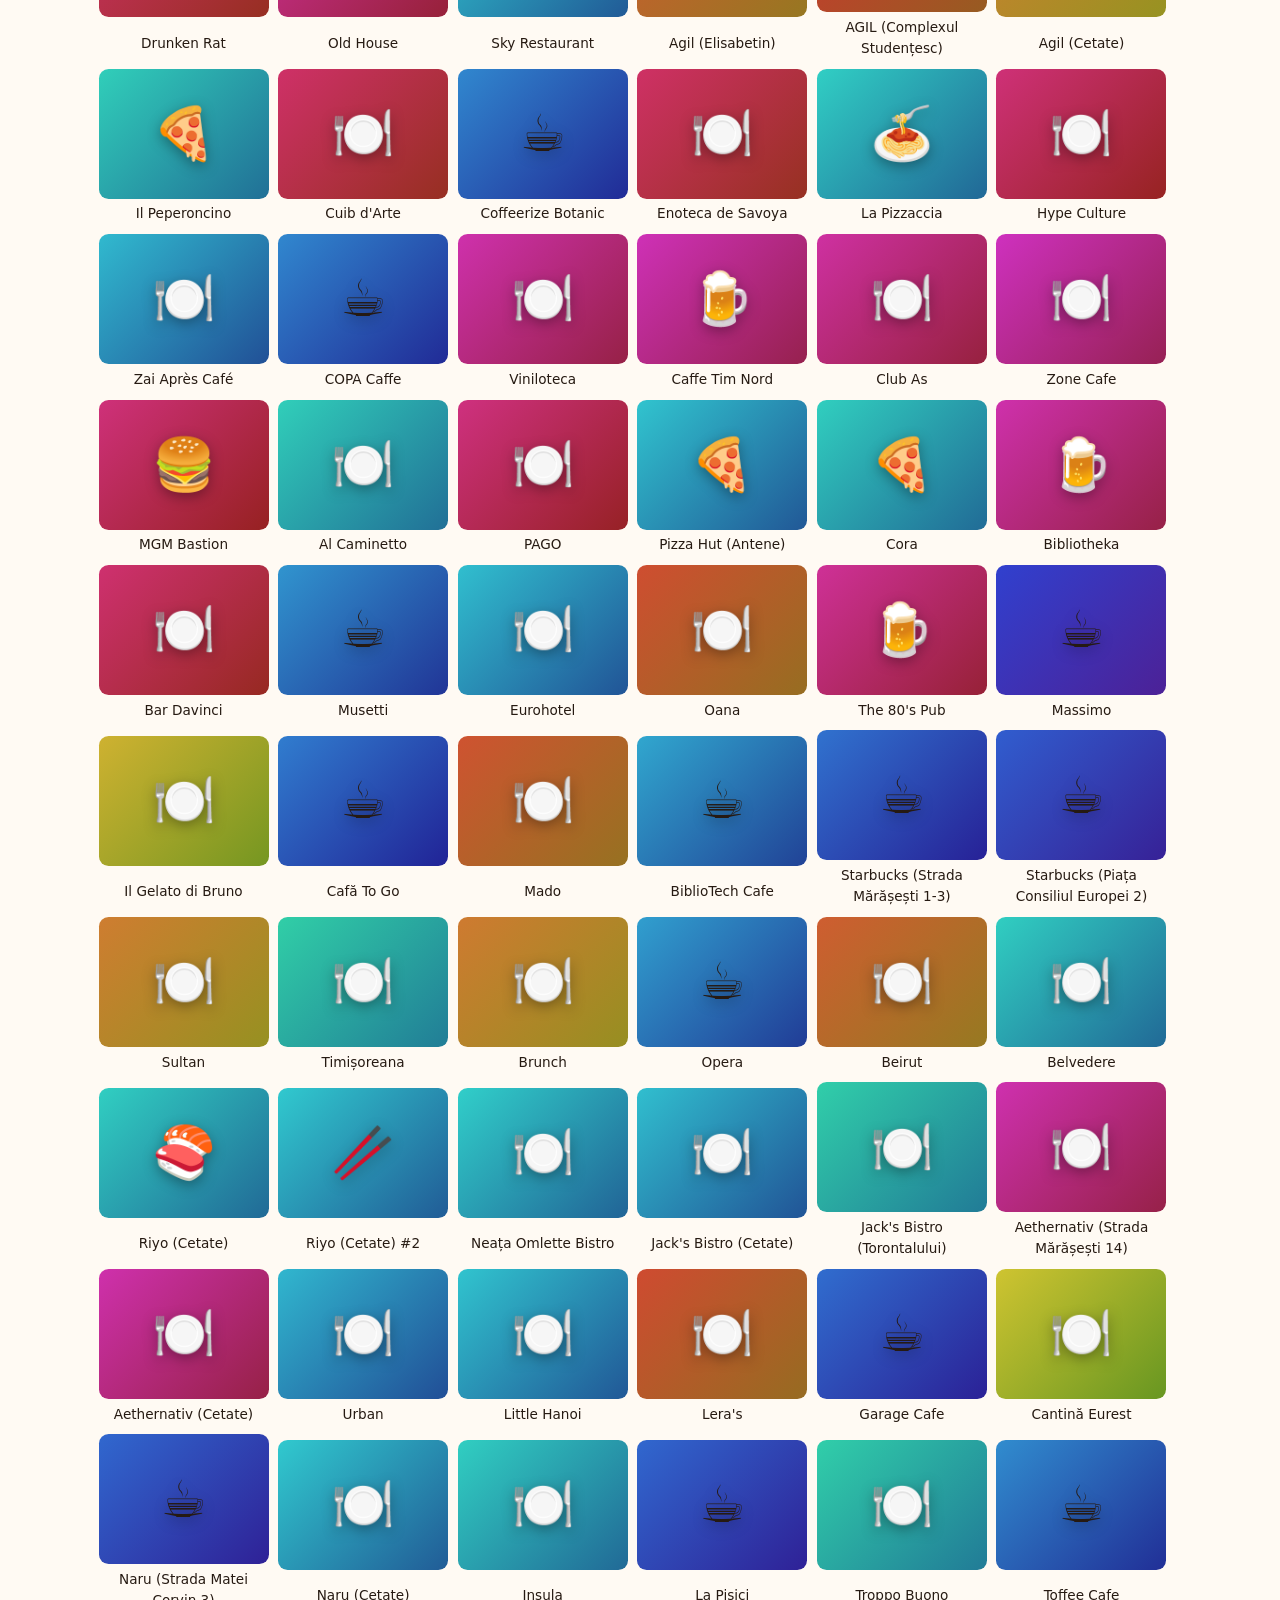
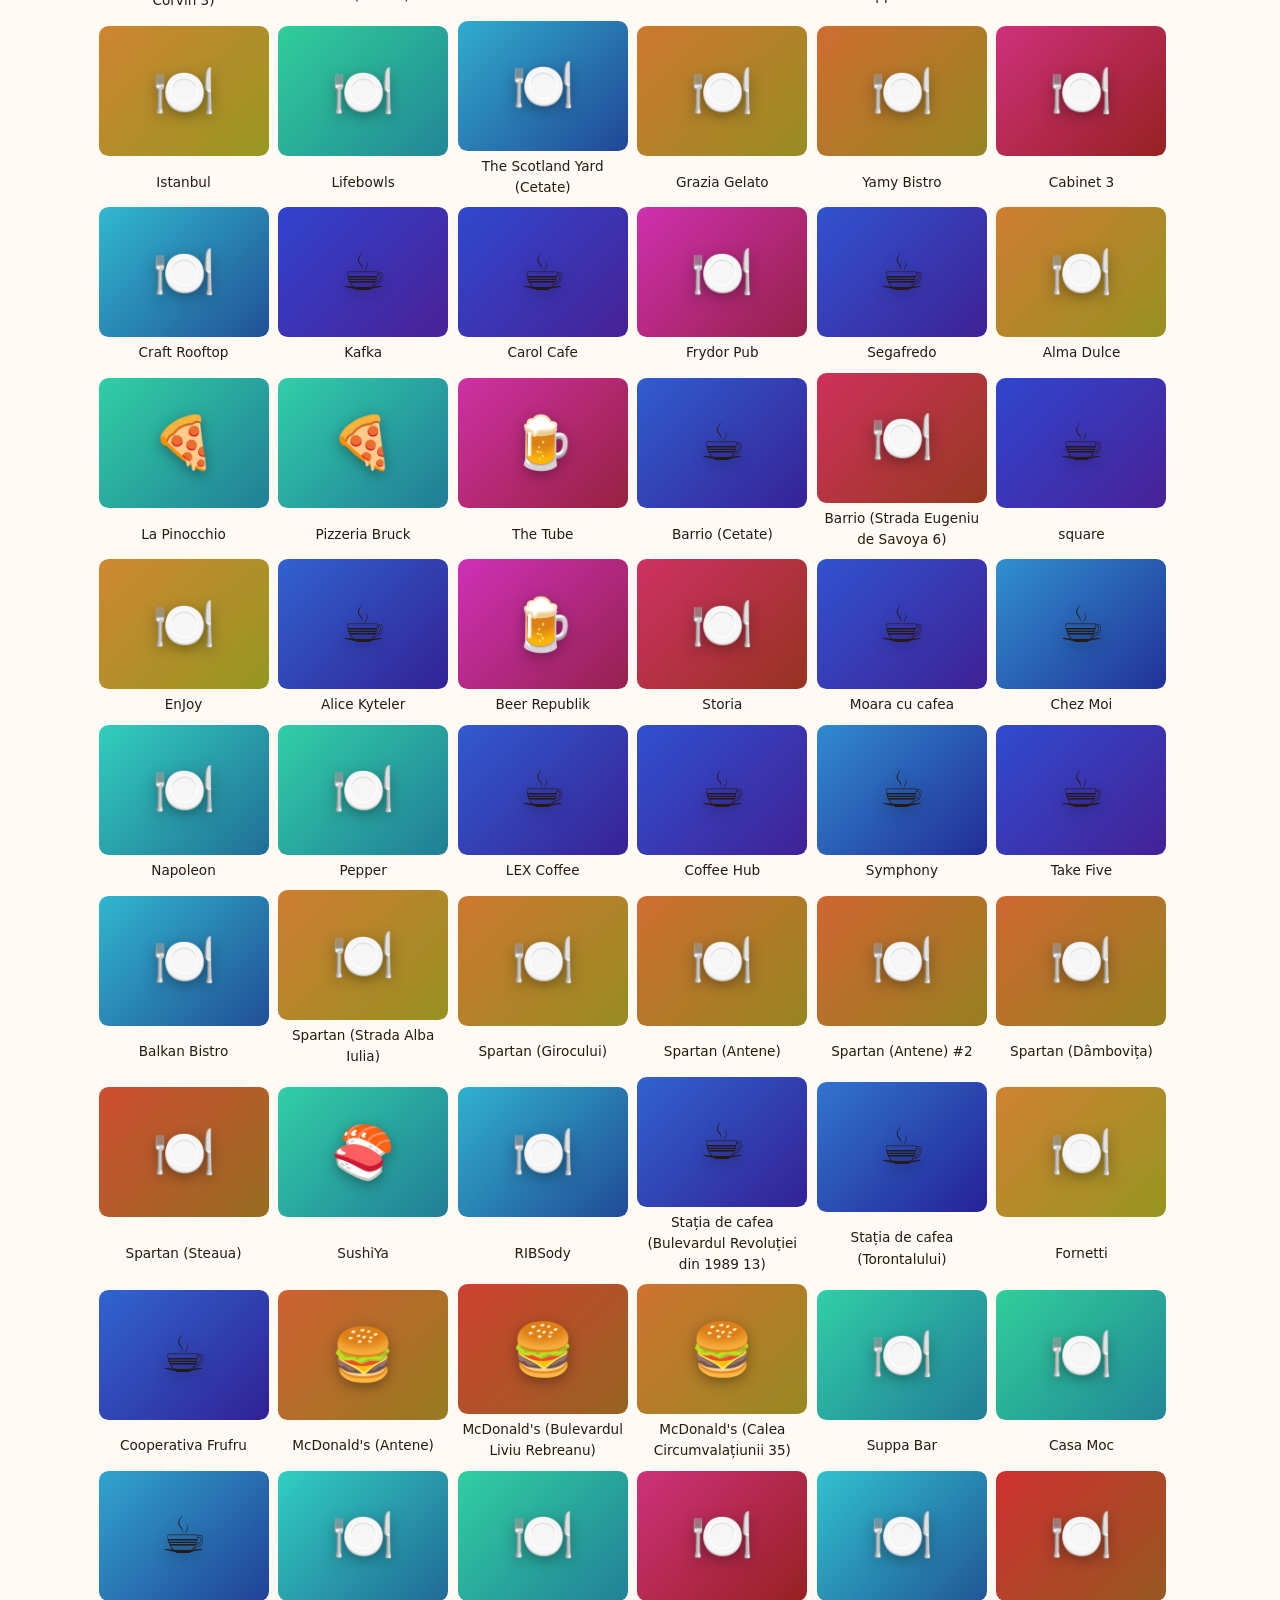
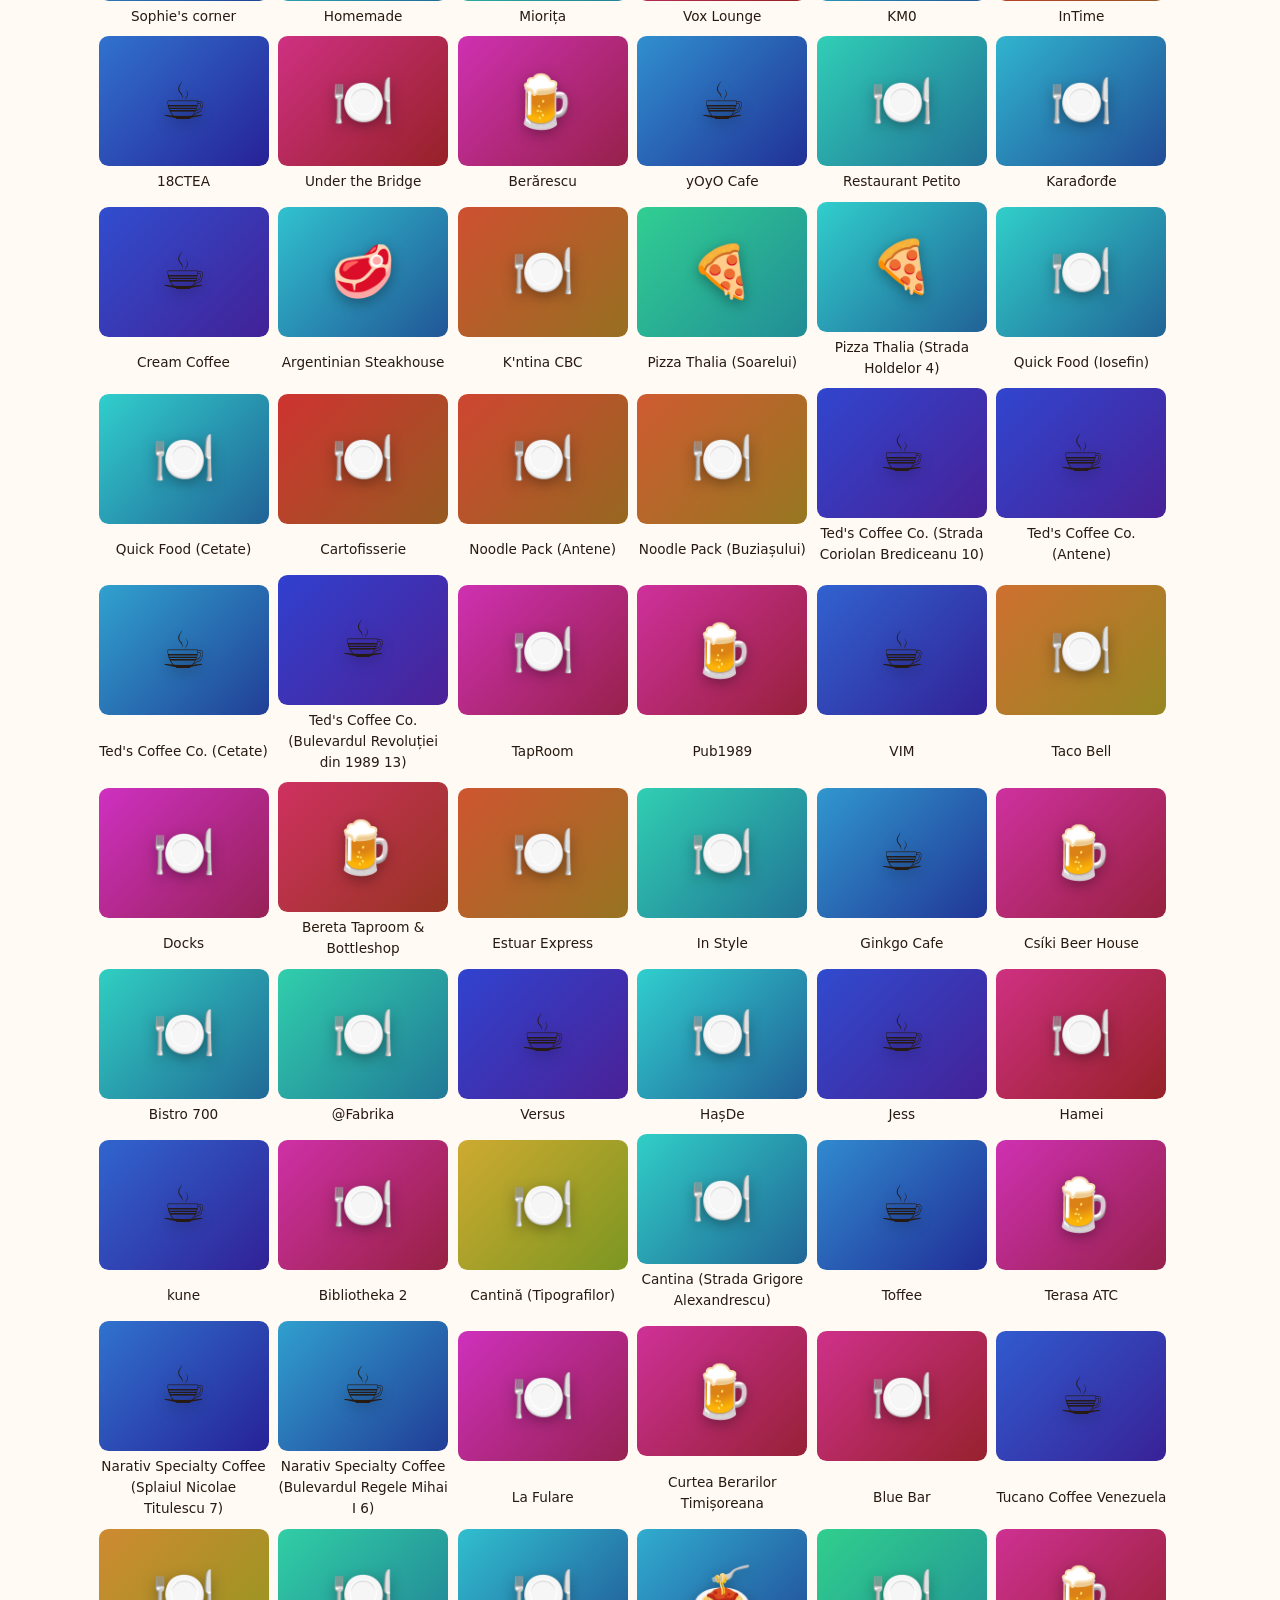
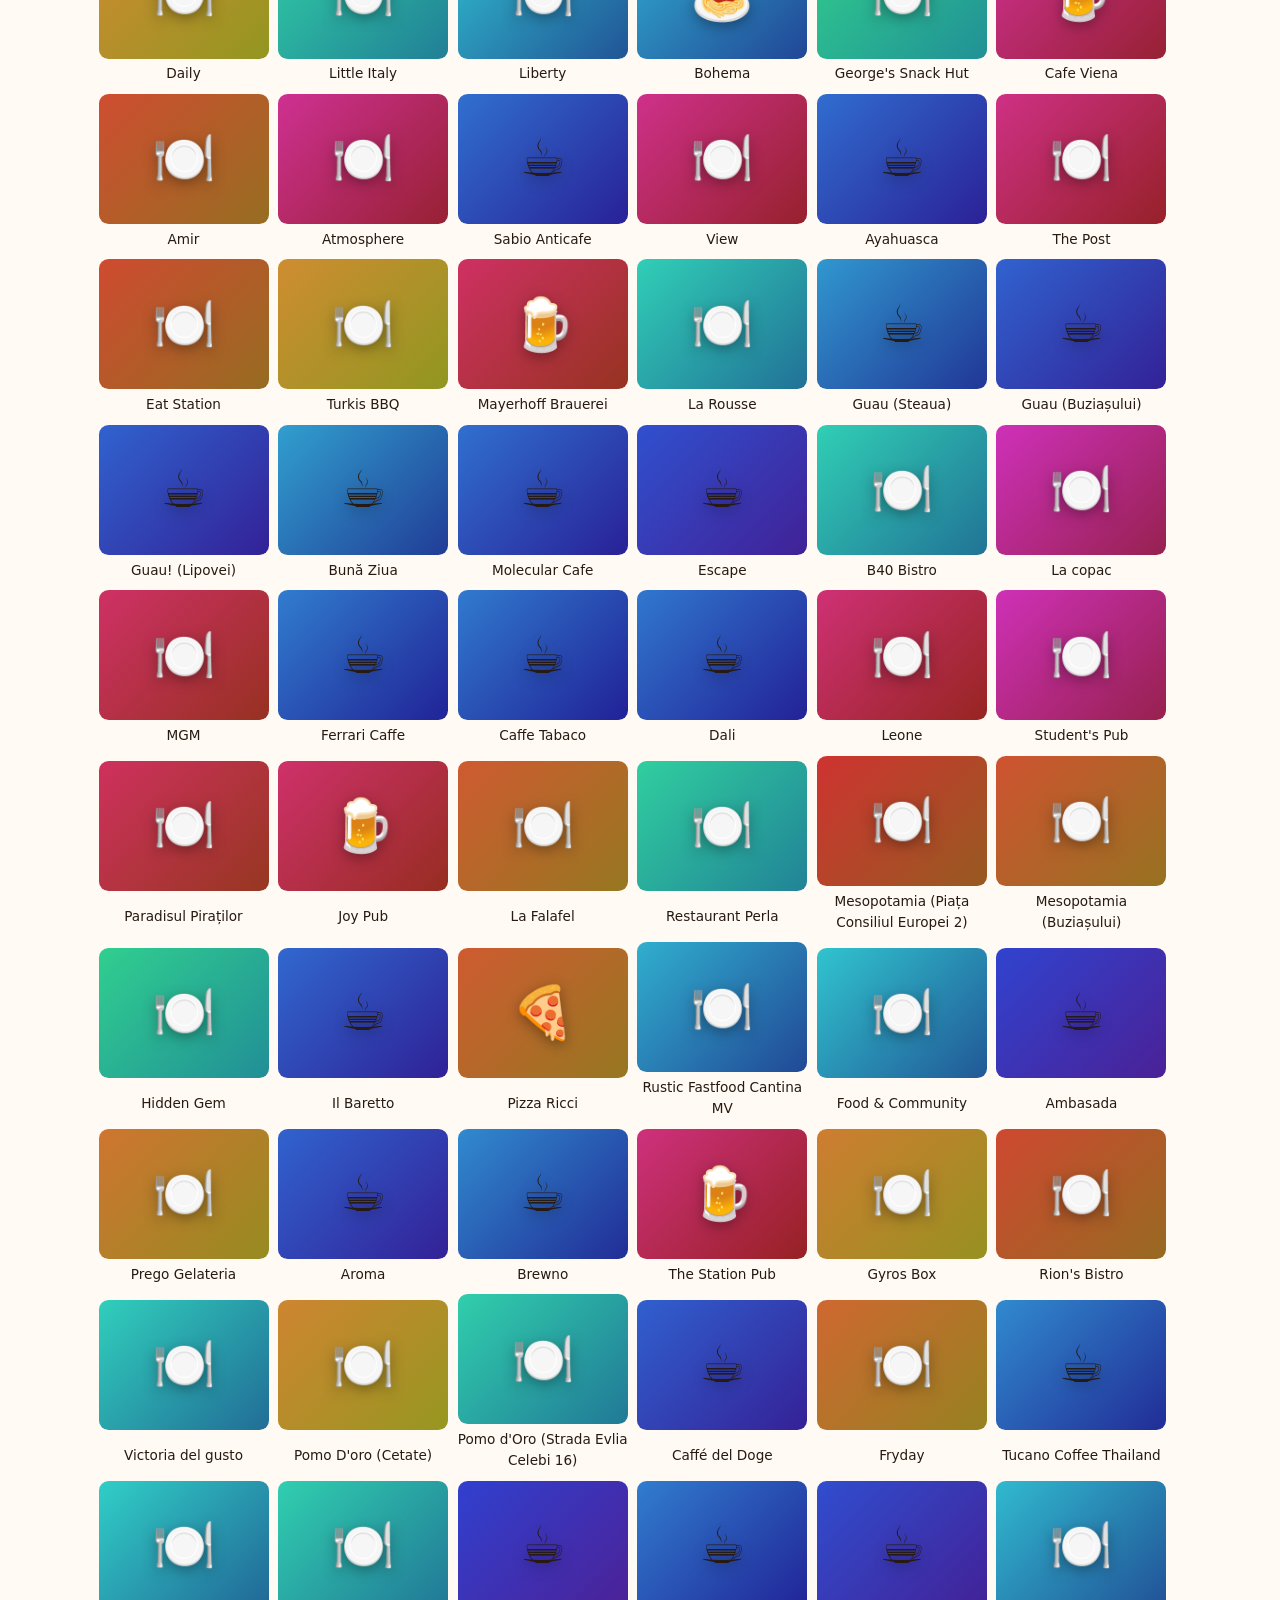
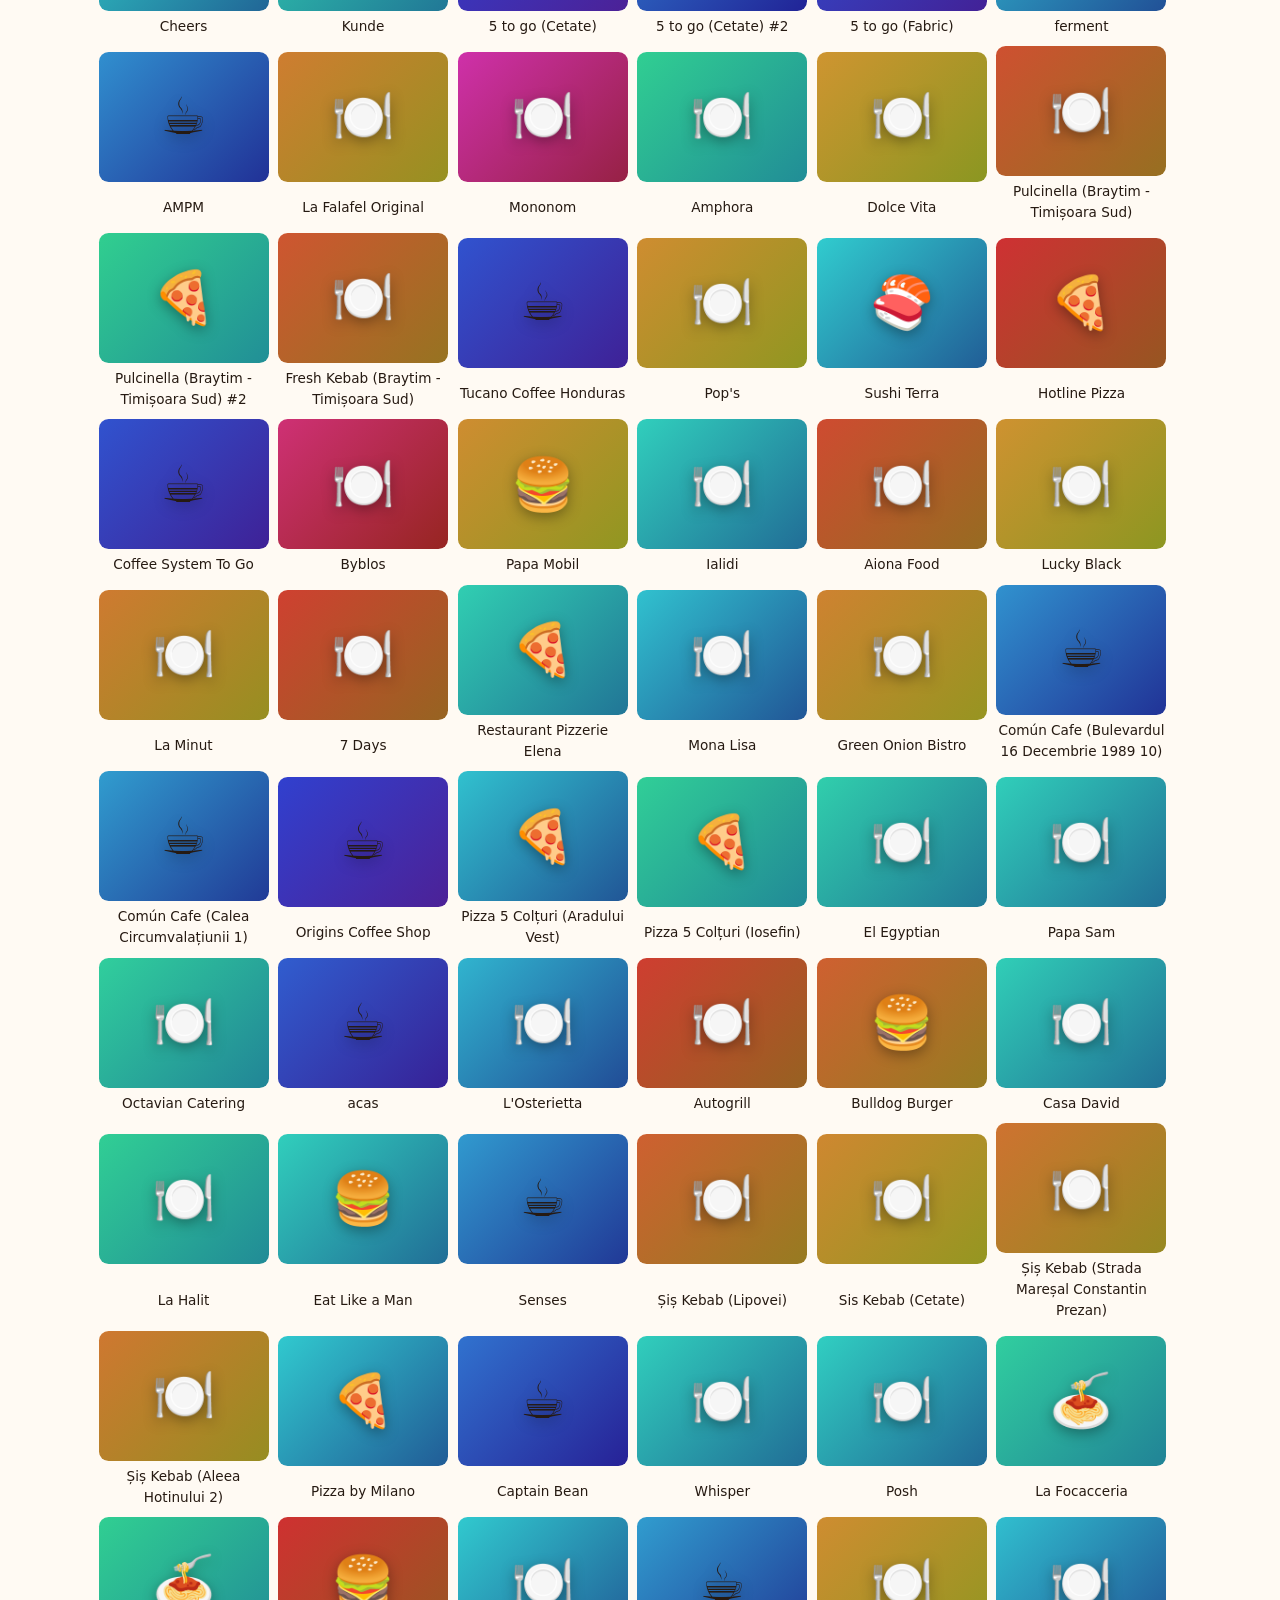
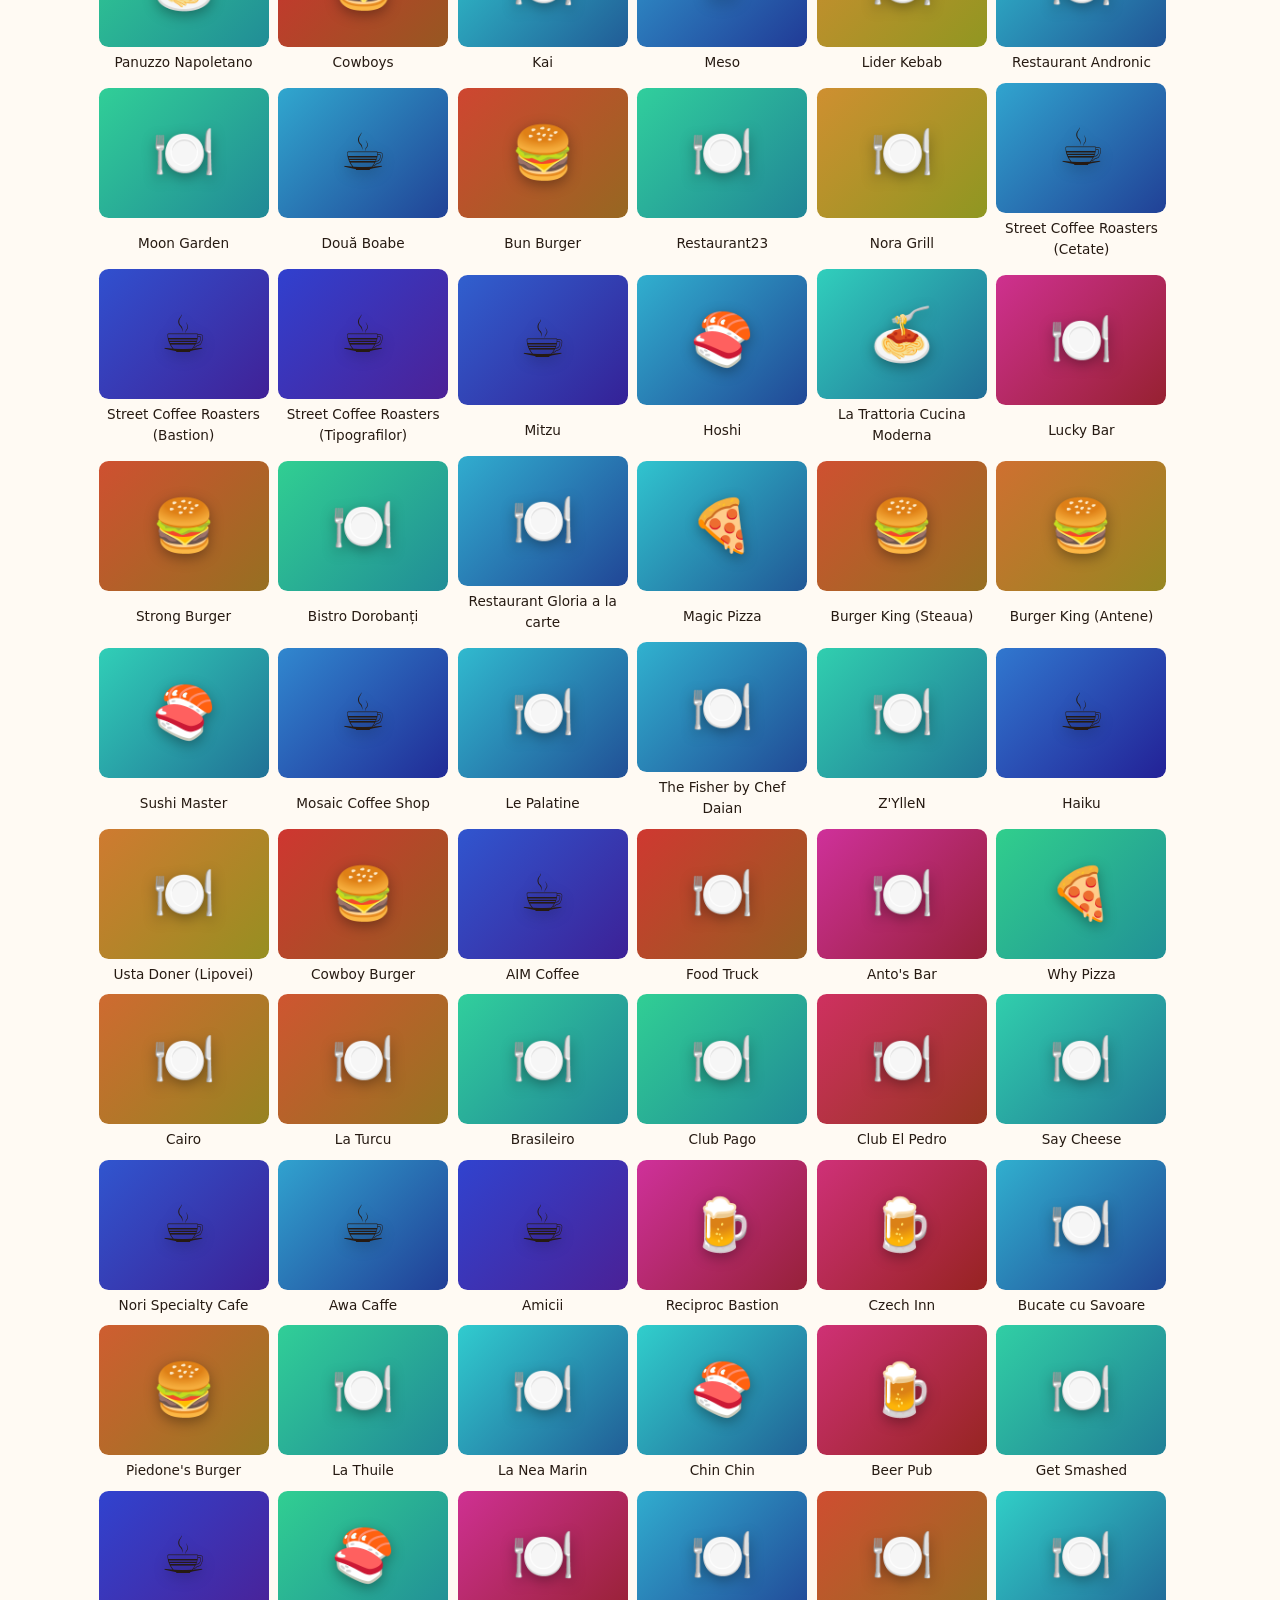
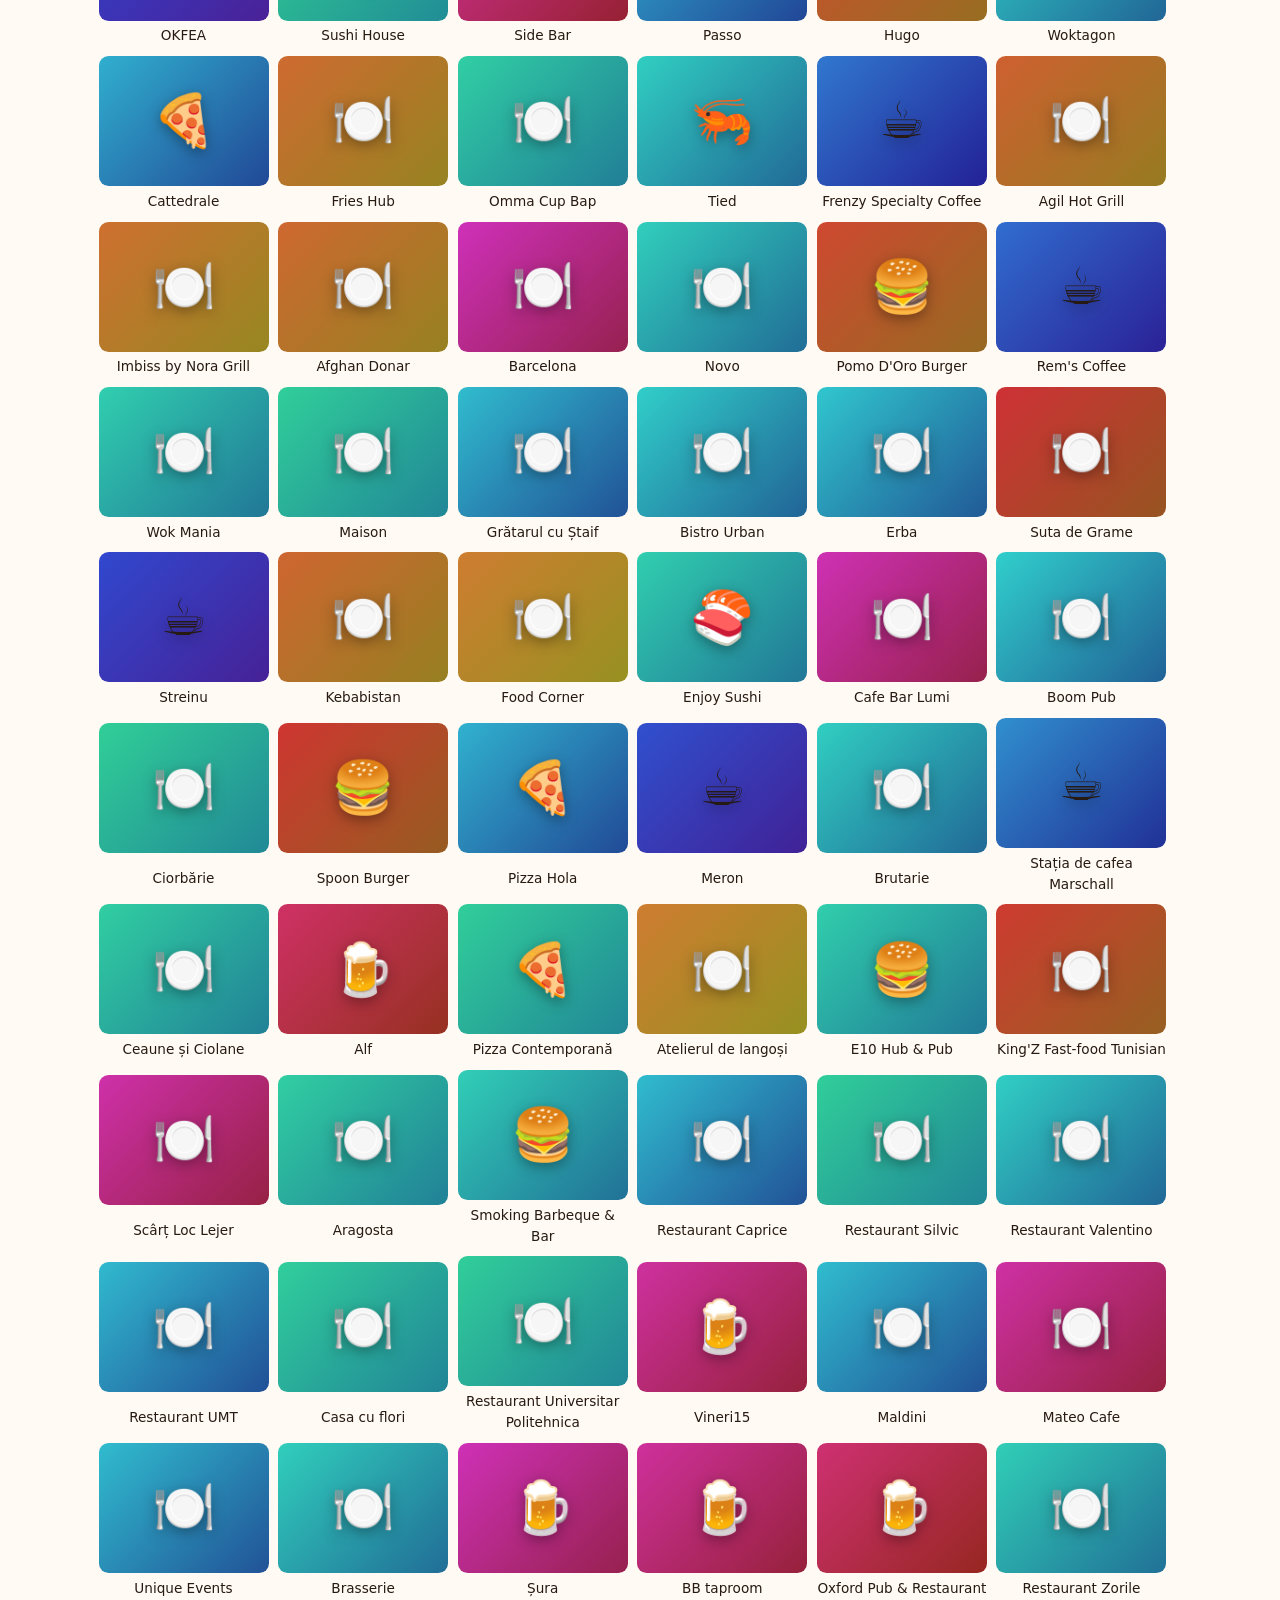
<file: galerie.html>
<!DOCTYPE html>
<html lang="ro">
<head>
<meta charset="UTF-8">
<meta name="viewport" content="width=device-width, initial-scale=1">
<title>Galerie | Mâncare în Timișoara</title>
<meta name="description" content="Galerie foto cu locurile din ghid.">
<meta property="og:title" content="Galerie | Mâncare în Timișoara">
<meta property="og:description" content="Galerie foto cu locurile din ghid.">
<meta property="og:type" content="website">
<meta property="og:locale" content="ro_RO">
<meta property="og:image" content="https://vincentlinta.github.io/mancare-timisoara/og.png">
<meta property="og:image:width" content="1200">
<meta property="og:image:height" content="630">
<meta property="og:image:alt" content="Mâncare în Timișoara: ghid personal de locuri de mâncat">
<meta name="twitter:card" content="summary_large_image">
<meta name="twitter:image" content="https://vincentlinta.github.io/mancare-timisoara/og.png">
<link rel="preload" href="data/locuri.json" as="fetch" crossorigin>
<meta name="theme-color" content="#fffaf3" media="(prefers-color-scheme: light)">
<meta name="theme-color" content="#17120e" media="(prefers-color-scheme: dark)">
<link rel="icon" href="favicon.svg" type="image/svg+xml">
<link rel="icon" href="favicon.ico" sizes="48x48">
<link rel="apple-touch-icon" href="apple-touch-icon.png">
<link rel="stylesheet" href="css/style.css">
<!-- Google Analytics: ID-ul se completează cu tools/seteaza.py; scriptul pornește doar după acordul din banner -->
<meta name="ga-id" content="G-Y830HH41GH">
<script src="js/analytics.js" defer></script>
</head>
<body>
<header class="top"><div class="wrap"><h1>Galerie</h1><p class="sub">Apasă pe un loc ca să-l vezi mărit. Previous/Next sau săgețile de la tastatură.</p></div></header>
<main class="wrap"><div id="gal" class="gal" aria-busy="true"><p class="gol-msg" role="status">Se încarcă galeria…</p></div></main>
<dialog id="lb" class="lb" aria-label="Imagine mărită">
 <button id="close2" type="button" class="x" aria-label="Închide">✕</button>
 <div id="lbimg"></div><p id="lbcap"></p>
 <div class="lbnav"><button id="prev" type="button">← Previous</button><span id="lbn" aria-live="polite"></span><button id="next" type="button">Next →</button></div>
 <div id="lbstrip" class="strip" role="group" aria-label="Miniaturi"></div>
 <p id="lbhint" class="hint">Glisează stânga sau dreapta ca să schimbi imaginea.</p>
 <p><button id="close" type="button" class="icon">Închide</button></p>
</dialog>
<script src="js/common.js"></script>
<script src="js/program.js"></script>
<script src="js/layout.js"></script>
<script src="js/i18n.js"></script>
<script src="js/galerie.js"></script>
</body>
</html>
</file>
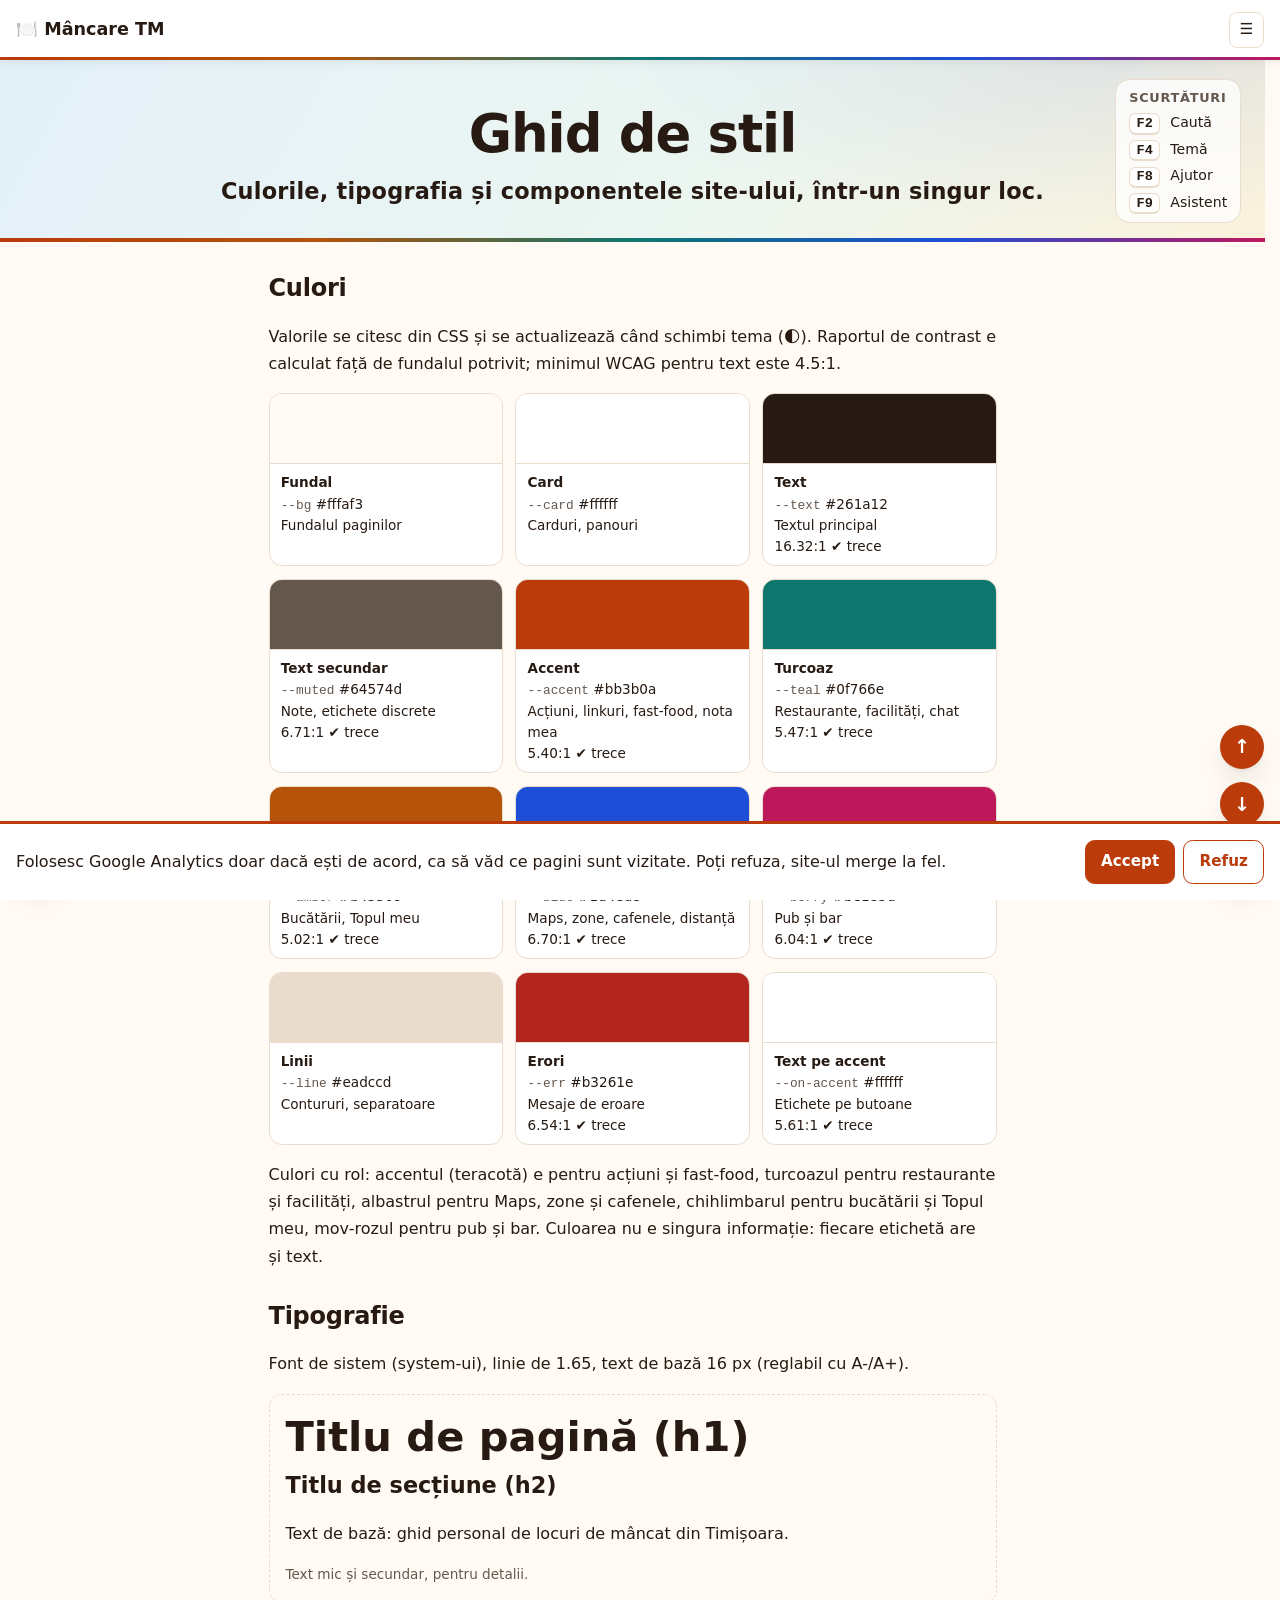
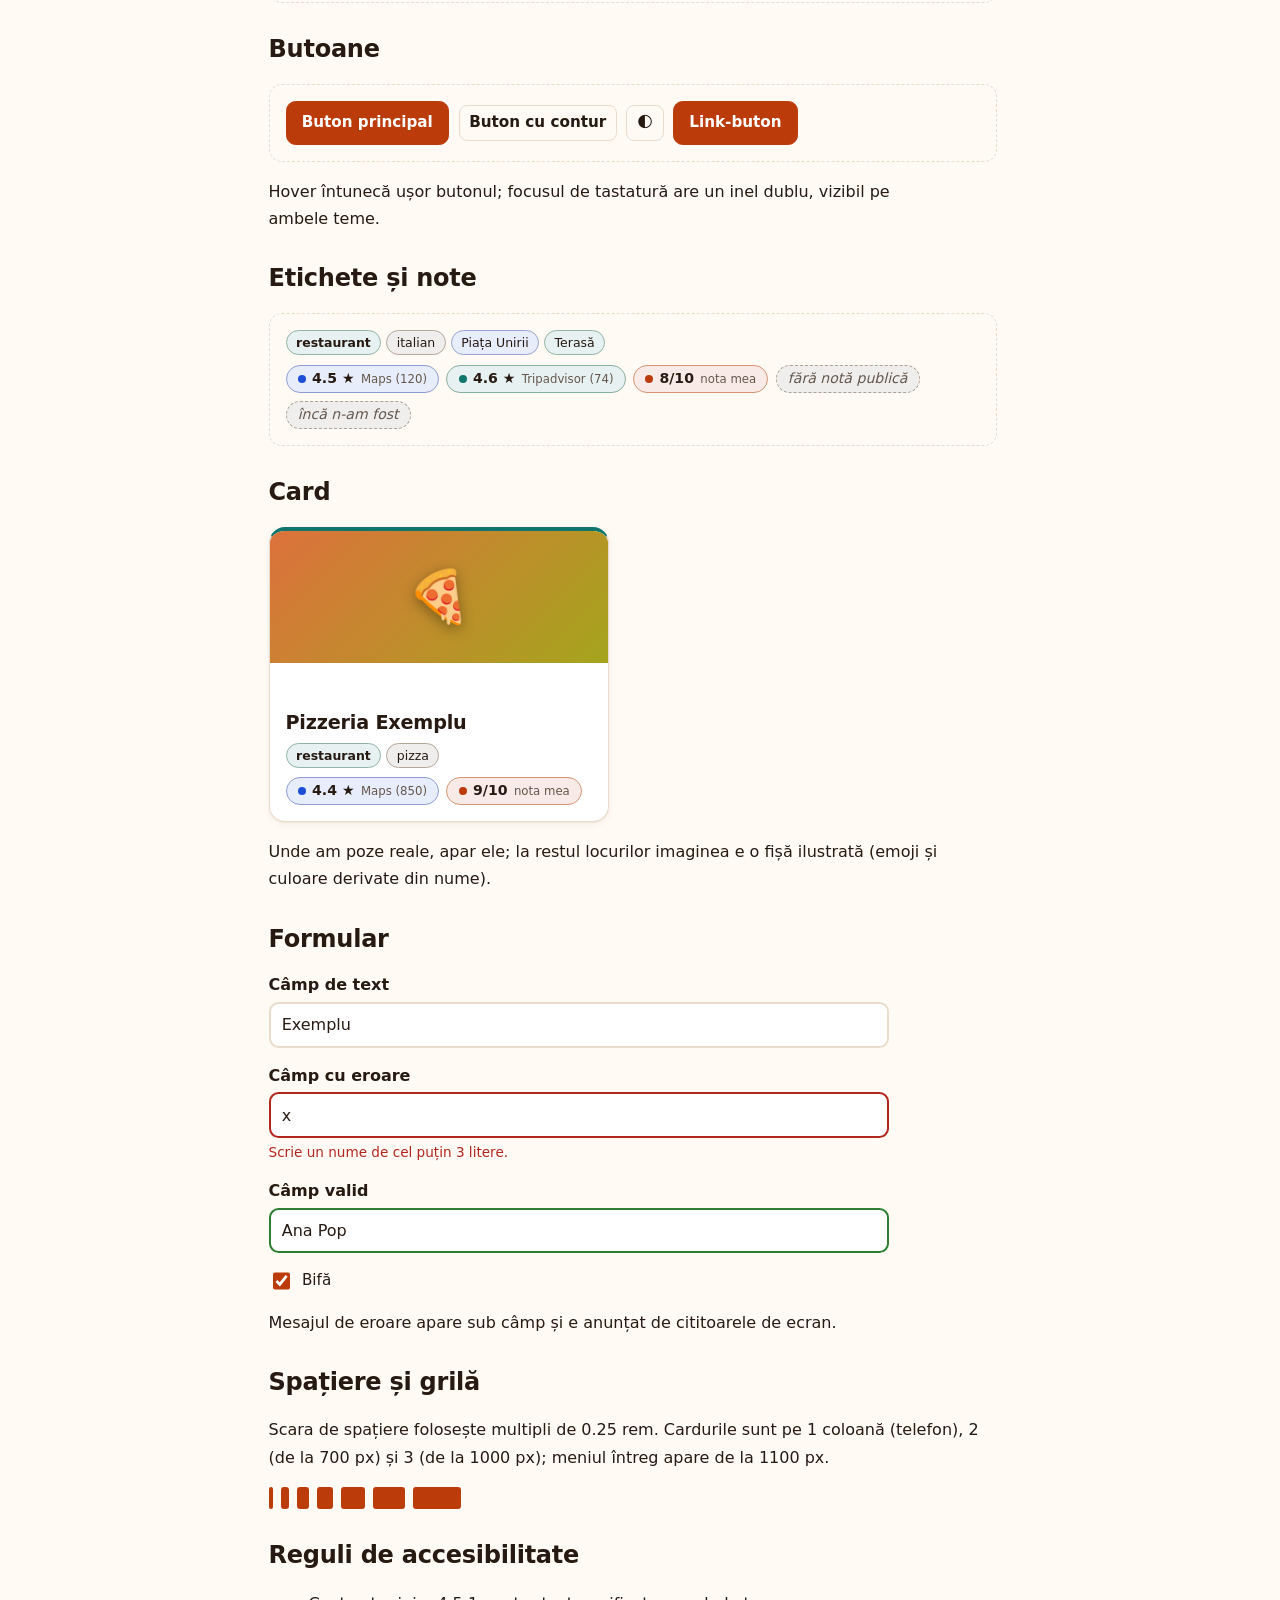
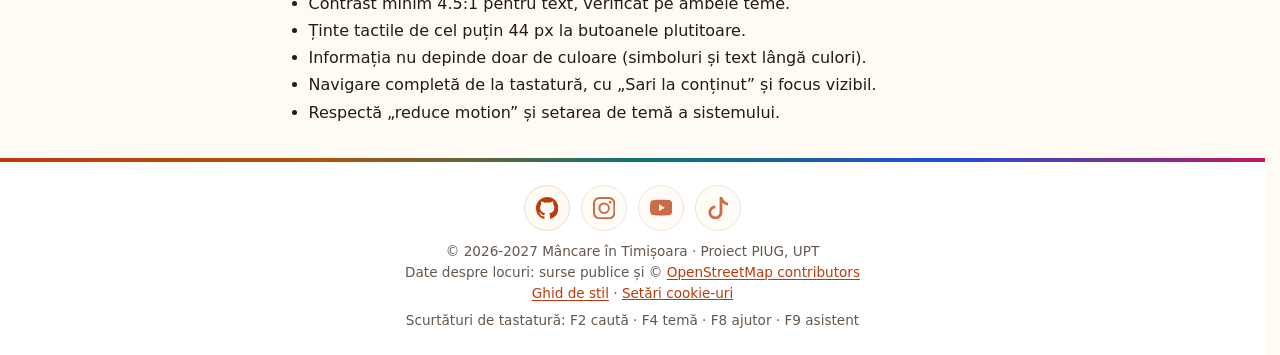
<file: ghid-stil.html>
<!DOCTYPE html>
<html lang="ro">
<head>
<meta charset="UTF-8">
<meta name="viewport" content="width=device-width, initial-scale=1">
<title>Ghid de stil | Mâncare în Timișoara</title>
<meta name="description" content="Ghid de stil: culori, tipografie și componente ale site-ului.">
<meta property="og:title" content="Ghid de stil | Mâncare în Timișoara">
<meta property="og:description" content="Ghid de stil: culori, tipografie și componente ale site-ului.">
<meta property="og:type" content="website">
<meta property="og:locale" content="ro_RO">
<meta property="og:image" content="https://vincentlinta.github.io/mancare-timisoara/og.png">
<meta property="og:image:width" content="1200">
<meta property="og:image:height" content="630">
<meta property="og:image:alt" content="Mâncare în Timișoara: ghid personal de locuri de mâncat">
<meta name="twitter:card" content="summary_large_image">
<meta name="twitter:image" content="https://vincentlinta.github.io/mancare-timisoara/og.png">
<meta name="theme-color" content="#fffaf3" media="(prefers-color-scheme: light)">
<meta name="theme-color" content="#17120e" media="(prefers-color-scheme: dark)">
<link rel="icon" href="favicon.svg" type="image/svg+xml">
<link rel="icon" href="favicon.ico" sizes="48x48">
<link rel="apple-touch-icon" href="apple-touch-icon.png">
<link rel="stylesheet" href="css/style.css">
<!-- Google Analytics: ID-ul se completează cu tools/seteaza.py; scriptul pornește doar după acordul din banner -->
<meta name="ga-id" content="G-Y830HH41GH">
<script src="js/analytics.js" defer></script>
</head>
<body>
<header class="top"><div class="wrap"><h1>Ghid de stil</h1><p class="sub">Culorile, tipografia și componentele site-ului, într-un singur loc.</p></div></header>
<main class="wrap prose gs">
 <h2>Culori</h2>
 <p>Valorile se citesc din CSS și se actualizează când schimbi tema (🌓). Raportul de contrast e calculat față de fundalul potrivit; minimul WCAG pentru text este 4.5:1.</p>
 <div id="sw" class="sw-grid"></div>
 <p>Culori cu rol: accentul (teracotă) e pentru acțiuni și fast-food, turcoazul pentru restaurante și facilități, albastrul pentru Maps, zone și cafenele, chihlimbarul pentru bucătării și Topul meu, mov-rozul pentru pub și bar. Culoarea nu e singura informație: fiecare etichetă are și text.</p>

 <h2>Tipografie</h2>
 <p>Font de sistem (system-ui), linie de 1.65, text de bază 16 px (reglabil cu A-/A+).</p>
 <div class="demo" style="display:block">
  <p style="font-size:clamp(1.6rem,6vw,2.6rem);font-weight:800;margin:.2rem 0;line-height:1.1">Titlu de pagină (h1)</p>
  <p style="font-size:1.4rem;font-weight:700;margin:.4rem 0">Titlu de secțiune (h2)</p>
  <p>Text de bază: ghid personal de locuri de mâncat din Timișoara.</p>
  <p class="adresa">Text mic și secundar, pentru detalii.</p>
 </div>

 <h2>Butoane</h2>
 <div class="demo">
  <button type="button">Buton principal</button>
  <button type="button" class="icon">Buton cu contur</button>
  <button type="button" class="icon" aria-label="Buton-icon">🌓</button>
  <a class="btn" href="#">Link-buton</a>
 </div>
 <p>Hover întunecă ușor butonul; focusul de tastatură are un inel dublu, vizibil pe ambele teme.</p>

 <h2>Etichete și note</h2>
 <div class="demo" style="display:block">
  <div class="taguri t-r"><span class="tag tip">restaurant</span><span class="tag cui">italian</span><span class="tag zona">Piața Unirii</span><span class="tag fac">Terasă</span></div>
  <div class="note" style="margin-top:.6rem"><span class="nota maps">4.5 ★ <small>Maps (120)</small></span><span class="nota ta">4.6 ★ <small>Tripadvisor (74)</small></span><span class="nota mea">8/10 <small>nota mea</small></span><span class="nota gol">fără notă publică</span><span class="nota gol">încă n-am fost</span></div>
 </div>

 <h2>Card</h2>
 <article class="card t-r" style="max-width:340px">
  <div class="thumb ph" style="background:linear-gradient(135deg,hsl(20 70% 55%),hsl(60 70% 38%))" role="img" aria-label="Pizzeria Exemplu">🍕</div>
  <div class="body"><h2>Pizzeria Exemplu</h2>
   <div class="taguri"><span class="tag tip">restaurant</span><span class="tag cui">pizza</span></div>
   <div class="note"><span class="nota maps">4.4 ★ <small>Maps (850)</small></span><span class="nota mea">9/10 <small>nota mea</small></span></div></div>
 </article>
 <p>Unde am poze reale, apar ele; la restul locurilor imaginea e o fișă ilustrată (emoji și culoare derivate din nume).</p>

 <h2>Formular</h2>
 <div class="form" style="margin:0 0 1rem">
  <label>Câmp de text<input value="Exemplu"></label>
  <label>Câmp cu eroare<input class="invalid" aria-invalid="true" value="x"><span class="err">Scrie un nume de cel puțin 3 litere.</span></label>
  <label>Câmp valid<input class="valid" value="Ana Pop"></label>
  <label class="check"><input type="checkbox" checked>&nbsp;Bifă</label>
 </div>
 <p>Mesajul de eroare apare sub câmp și e anunțat de cititoarele de ecran.</p>

 <h2>Spațiere și grilă</h2>
 <p>Scara de spațiere folosește multipli de 0.25 rem. Cardurile sunt pe 1 coloană (telefon), 2 (de la 700 px) și 3 (de la 1000 px); meniul întreg apare de la 1100 px.</p>
 <div class="scale" aria-hidden="true"><i style="width:.25rem"></i><i style="width:.5rem"></i><i style="width:.75rem"></i><i style="width:1rem"></i><i style="width:1.5rem"></i><i style="width:2rem"></i><i style="width:3rem"></i></div>

 <h2>Reguli de accesibilitate</h2>
 <ul>
  <li>Contrast minim 4.5:1 pentru text, verificat pe ambele teme.</li>
  <li>Ținte tactile de cel puțin 44 px la butoanele plutitoare.</li>
  <li>Informația nu depinde doar de culoare (simboluri și text lângă culori).</li>
  <li>Navigare completă de la tastatură, cu „Sari la conținut” și focus vizibil.</li>
  <li>Respectă „reduce motion” și setarea de temă a sistemului.</li>
 </ul>
</main>
<script src="js/common.js"></script>
<script src="js/program.js"></script>
<script src="js/layout.js"></script>
<script src="js/i18n.js"></script>
<script src="js/ghid-stil.js"></script>
</body>
</html>
</file>
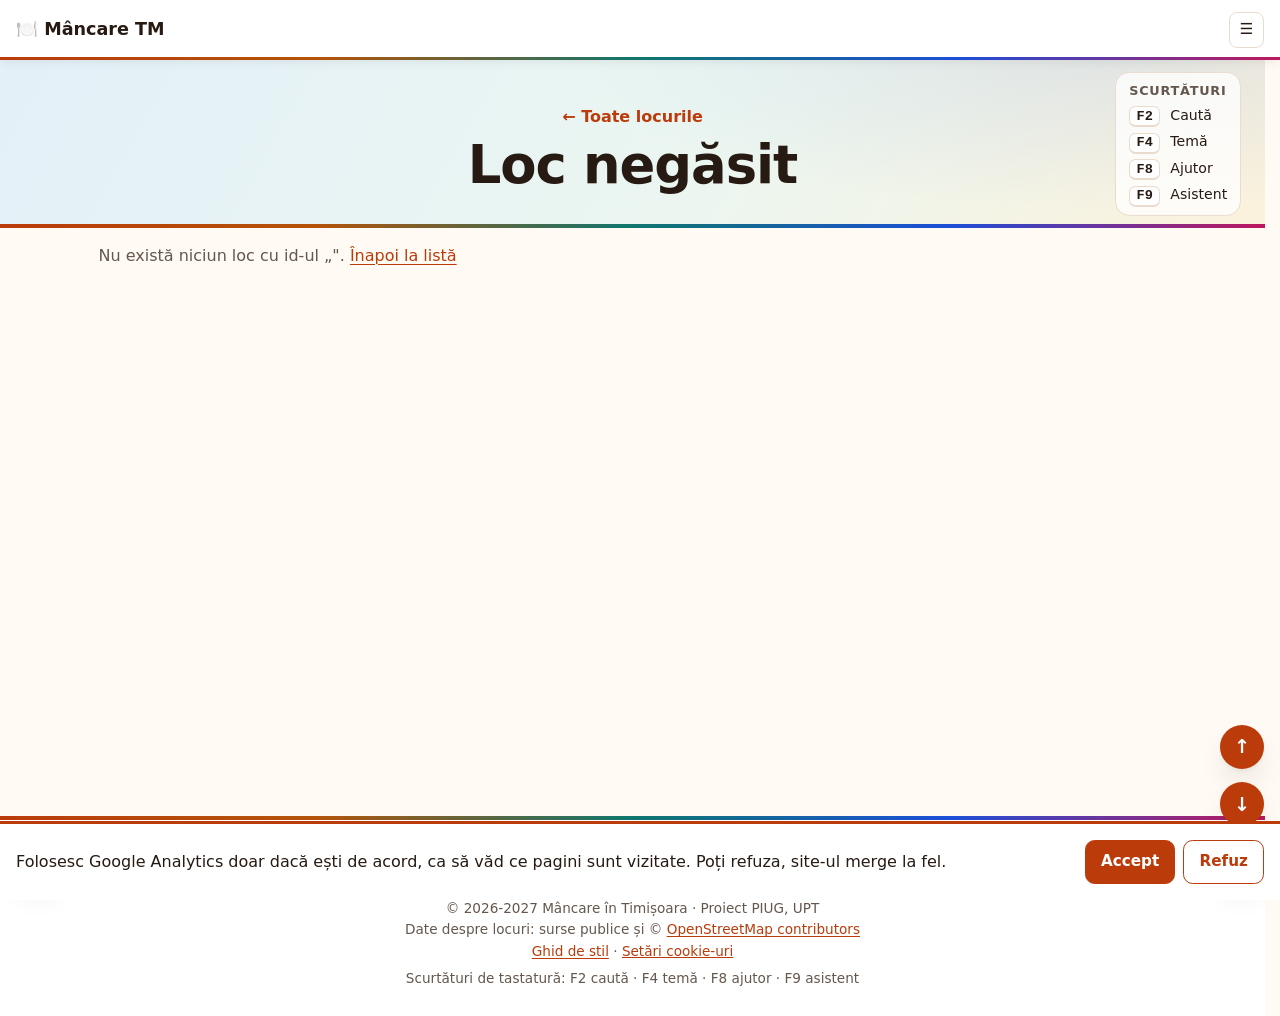
<file: loc.html>
<!DOCTYPE html>
<html lang="ro">
<head>
<meta charset="UTF-8">
<meta name="viewport" content="width=device-width, initial-scale=1">
<title>Loc | Mâncare în Timișoara</title>
<meta name="description" content="Ghid de locuri de mâncat din Timișoara: notele publice și părerea mea sinceră.">
<meta property="og:title" content="Loc | Mâncare în Timișoara">
<meta property="og:description" content="Ghid de locuri de mâncat din Timișoara: notele publice și părerea mea sinceră.">
<meta property="og:type" content="website">
<meta property="og:locale" content="ro_RO">
<meta property="og:image" content="https://vincentlinta.github.io/mancare-timisoara/og.png">
<meta property="og:image:width" content="1200">
<meta property="og:image:height" content="630">
<meta property="og:image:alt" content="Mâncare în Timișoara: ghid personal de locuri de mâncat">
<meta name="twitter:card" content="summary_large_image">
<meta name="twitter:image" content="https://vincentlinta.github.io/mancare-timisoara/og.png">
<link rel="preload" href="data/locuri.json" as="fetch" crossorigin>
<meta name="theme-color" content="#fffaf3" media="(prefers-color-scheme: light)">
<meta name="theme-color" content="#17120e" media="(prefers-color-scheme: dark)">
<link rel="icon" href="favicon.svg" type="image/svg+xml">
<link rel="icon" href="favicon.ico" sizes="48x48">
<link rel="apple-touch-icon" href="apple-touch-icon.png">
<link rel="stylesheet" href="css/style.css">
<!-- Google Analytics: ID-ul se completează cu tools/seteaza.py; scriptul pornește doar după acordul din banner -->
<meta name="ga-id" content="G-Y830HH41GH">
<script src="js/analytics.js" defer></script>
</head>
<body>
<header class="top"><div class="wrap"><a class="back" href="index.html">← Toate locurile</a><h1 id="titlu">…</h1></div></header>
<main class="wrap" id="loc"></main>
<script src="js/common.js"></script>
<script src="js/program.js"></script>
<script src="js/layout.js"></script>
<script src="js/i18n.js"></script>
<script src="js/loc.js"></script>
</body>
</html>
</file>
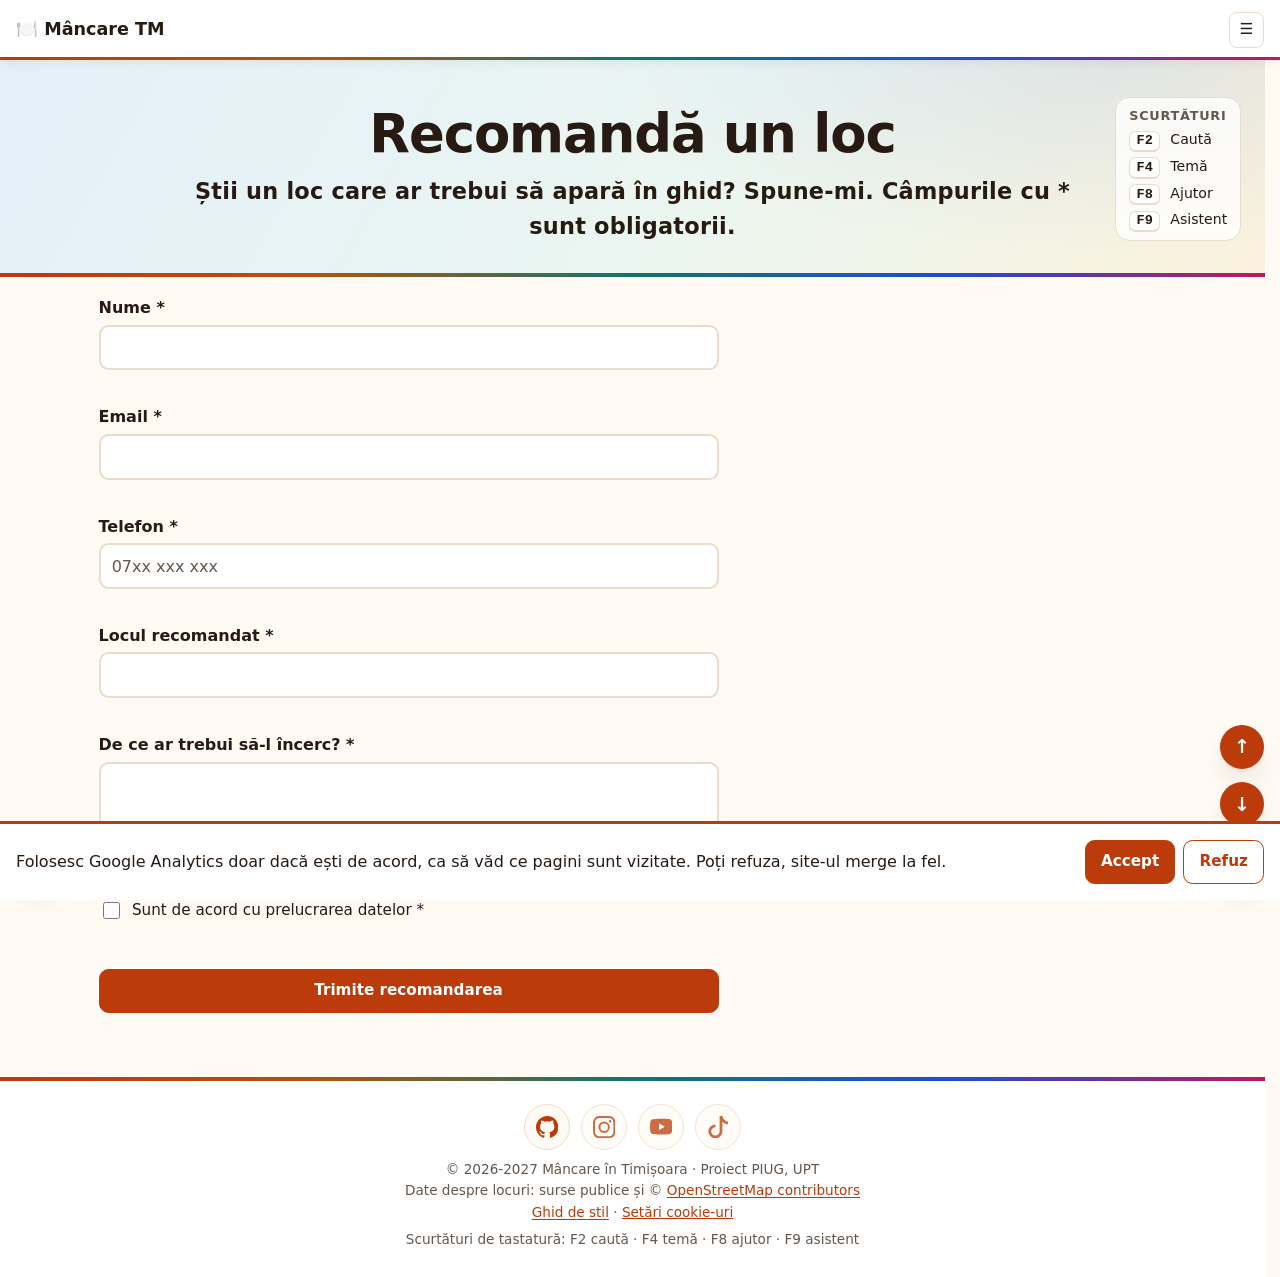
<file: recomanda.html>
<!DOCTYPE html>
<html lang="ro">
<head>
<meta charset="UTF-8">
<meta name="viewport" content="width=device-width, initial-scale=1">
<title>Recomandă un loc | Mâncare în Timișoara</title>
<meta name="description" content="Formular de contact: recomandă un loc de mâncat din Timișoara.">
<meta property="og:title" content="Recomandă un loc | Mâncare în Timișoara">
<meta property="og:description" content="Formular de contact: recomandă un loc de mâncat din Timișoara.">
<meta property="og:type" content="website">
<meta property="og:locale" content="ro_RO">
<meta property="og:image" content="https://vincentlinta.github.io/mancare-timisoara/og.png">
<meta property="og:image:width" content="1200">
<meta property="og:image:height" content="630">
<meta property="og:image:alt" content="Mâncare în Timișoara: ghid personal de locuri de mâncat">
<meta name="twitter:card" content="summary_large_image">
<meta name="twitter:image" content="https://vincentlinta.github.io/mancare-timisoara/og.png">
<meta name="theme-color" content="#fffaf3" media="(prefers-color-scheme: light)">
<meta name="theme-color" content="#17120e" media="(prefers-color-scheme: dark)">
<link rel="icon" href="favicon.svg" type="image/svg+xml">
<link rel="icon" href="favicon.ico" sizes="48x48">
<link rel="apple-touch-icon" href="apple-touch-icon.png">
<link rel="stylesheet" href="css/style.css">
<!-- Google Analytics: ID-ul se completează cu tools/seteaza.py; scriptul pornește doar după acordul din banner -->
<meta name="ga-id" content="G-Y830HH41GH">
<script src="js/analytics.js" defer></script>
</head>
<body>
<header class="top"><div class="wrap"><h1>Recomandă un loc</h1><p class="sub">Știi un loc care ar trebui să apară în ghid? Spune-mi. Câmpurile cu * sunt obligatorii.</p></div></header>
<main class="wrap">
 <div id="ok" class="ok" role="status" hidden>Mulțumesc! Recomandarea ta a fost validată.</div>
 <div id="sendErr" class="eroare" role="alert" hidden></div>
 <form id="cf" class="form" novalidate>
  <label>Nume *<input id="nume" aria-describedby="e_nume" aria-required="true" autocomplete="name"><span class="err" aria-live="polite" id="e_nume"></span></label>
  <label>Email *<input id="email" aria-describedby="e_email" aria-required="true" type="email" autocomplete="email"><span class="err" aria-live="polite" id="e_email"></span></label>
  <label>Telefon *<input id="tel" aria-describedby="e_tel" aria-required="true" type="tel" autocomplete="tel" placeholder="07xx xxx xxx"><span class="err" aria-live="polite" id="e_tel"></span></label>
  <label>Locul recomandat *<input id="locul" aria-describedby="e_locul" aria-required="true"><span class="err" aria-live="polite" id="e_locul"></span></label>
  <label>De ce ar trebui să-l încerc? *<textarea id="msg" aria-describedby="e_msg" aria-required="true" rows="4"></textarea><span class="err" aria-live="polite" id="e_msg"></span></label>
  <label class="check"><input type="checkbox" id="acord" aria-describedby="e_acord">&nbsp;Sunt de acord cu prelucrarea datelor *</label><span class="err" aria-live="polite" id="e_acord"></span>
  <input type="text" id="_honey" name="_honey" tabindex="-1" autocomplete="off" aria-hidden="true" style="position:absolute;left:-9999px;width:1px;height:1px;opacity:0">
  <button type="submit">Trimite recomandarea</button> <span id="stare" role="status"></span>
 </form>
</main>
<script src="js/common.js"></script>
<script src="js/program.js"></script>
<script src="js/layout.js"></script>
<script src="js/i18n.js"></script>
<script src="js/recomanda.js"></script>
</body>
</html>
</file>
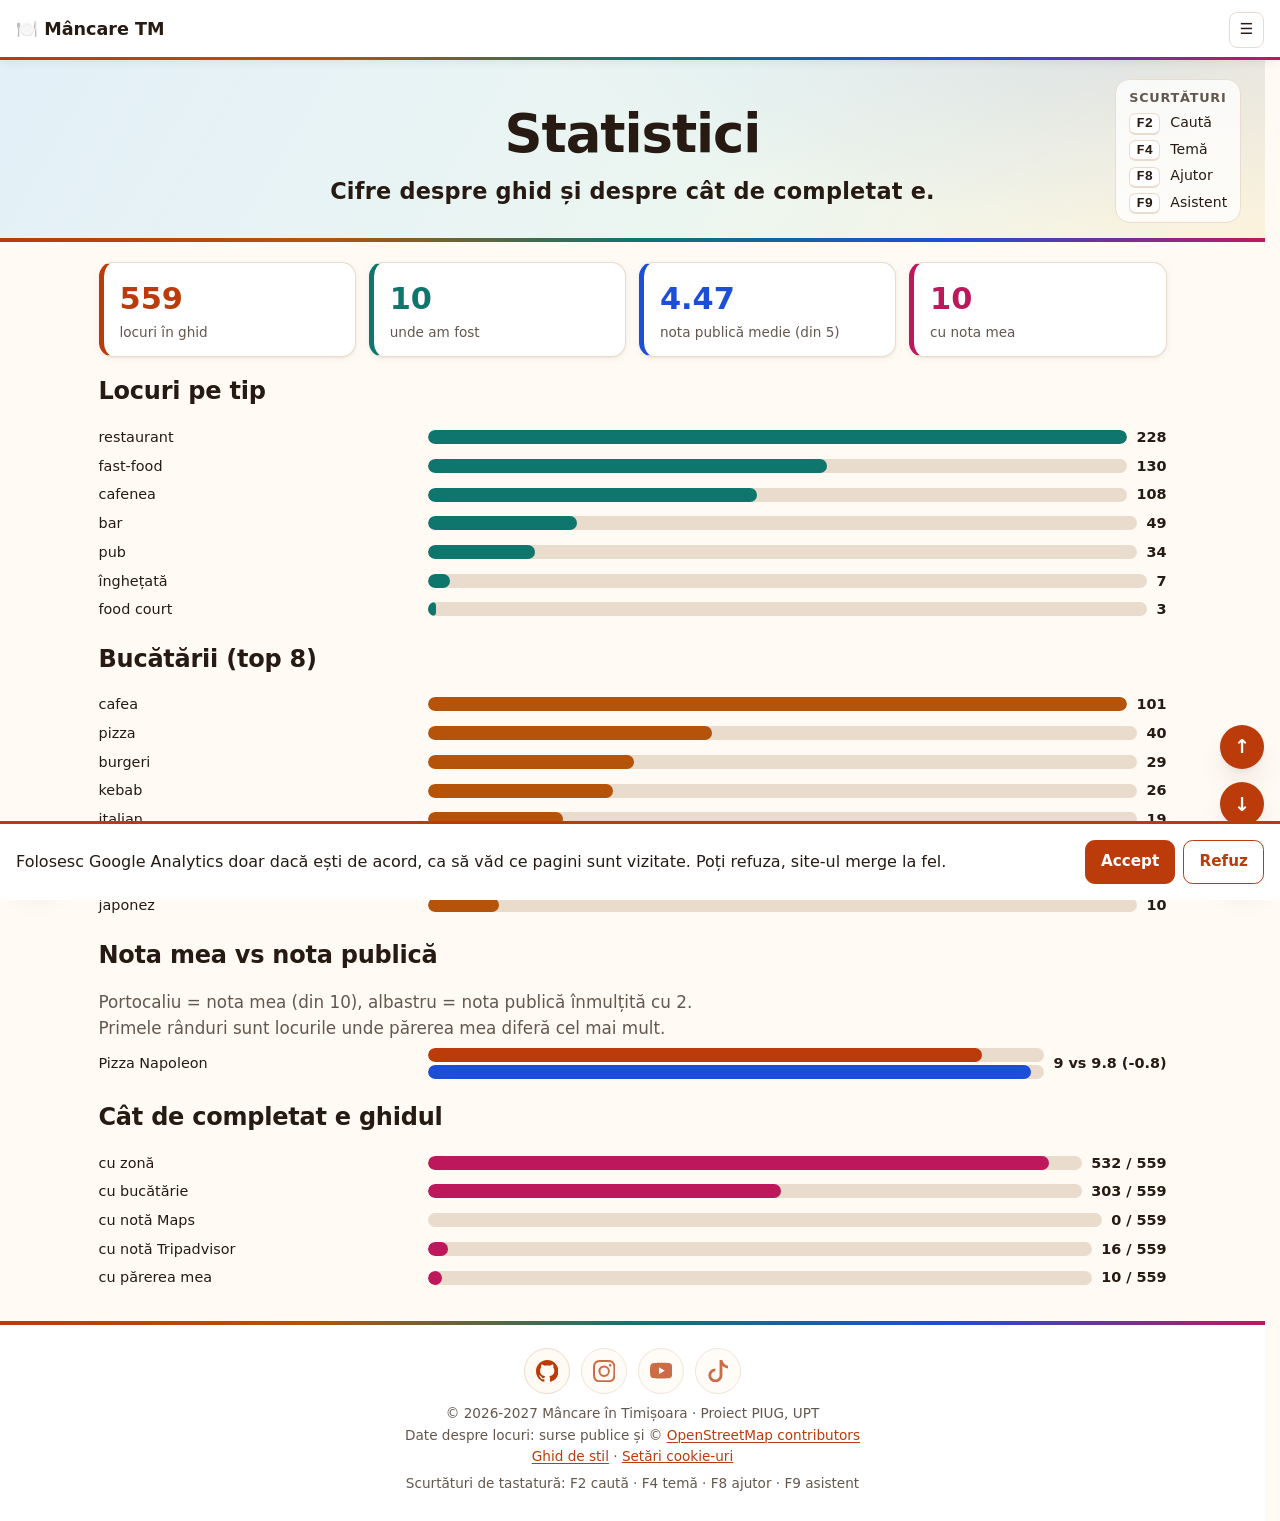
<file: statistici.html>
<!DOCTYPE html>
<html lang="ro">
<head>
<meta charset="UTF-8">
<meta name="viewport" content="width=device-width, initial-scale=1">
<title>Statistici | Mâncare în Timișoara</title>
<meta name="description" content="Statistici despre ghid: locuri pe tip, bucătării, nota mea vs nota publică.">
<meta property="og:title" content="Statistici | Mâncare în Timișoara">
<meta property="og:description" content="Statistici despre ghid: locuri pe tip, bucătării, nota mea vs nota publică.">
<meta property="og:type" content="website">
<meta property="og:locale" content="ro_RO">
<meta property="og:image" content="https://vincentlinta.github.io/mancare-timisoara/og.png">
<meta property="og:image:width" content="1200">
<meta property="og:image:height" content="630">
<meta property="og:image:alt" content="Mâncare în Timișoara: ghid personal de locuri de mâncat">
<meta name="twitter:card" content="summary_large_image">
<meta name="twitter:image" content="https://vincentlinta.github.io/mancare-timisoara/og.png">
<link rel="preload" href="data/locuri.json" as="fetch" crossorigin>
<meta name="theme-color" content="#fffaf3" media="(prefers-color-scheme: light)">
<meta name="theme-color" content="#17120e" media="(prefers-color-scheme: dark)">
<link rel="icon" href="favicon.svg" type="image/svg+xml">
<link rel="icon" href="favicon.ico" sizes="48x48">
<link rel="apple-touch-icon" href="apple-touch-icon.png">
<link rel="stylesheet" href="css/style.css">
<!-- Google Analytics: ID-ul se completează cu tools/seteaza.py; scriptul pornește doar după acordul din banner -->
<meta name="ga-id" content="G-Y830HH41GH">
<script src="js/analytics.js" defer></script>
</head>
<body>
<header class="top"><div class="wrap"><h1>Statistici</h1><p class="sub">Cifre despre ghid și despre cât de completat e.</p></div></header>
<main class="wrap">
 <section class="kpis" id="kpi" aria-label="Cifre cheie"></section>
 <h2>Locuri pe tip</h2><div id="c_tip" class="chart"></div>
 <h2>Bucătării (top 8)</h2><div id="c_buc" class="chart"></div>
 
 <h2>Nota mea vs nota publică</h2>
 <p class="sub">Portocaliu = nota mea (din 10), albastru = nota publică înmulțită cu 2. Primele rânduri sunt locurile unde părerea mea diferă cel mai mult.</p>
 <div id="c_cmp" class="chart"></div>
 <h2>Cât de completat e ghidul</h2><div id="c_comp" class="chart"></div>
</main>
<script src="js/common.js"></script>
<script src="js/program.js"></script>
<script src="js/layout.js"></script>
<script src="js/i18n.js"></script>
<script src="js/statistici.js"></script>
</body>
</html>
</file>
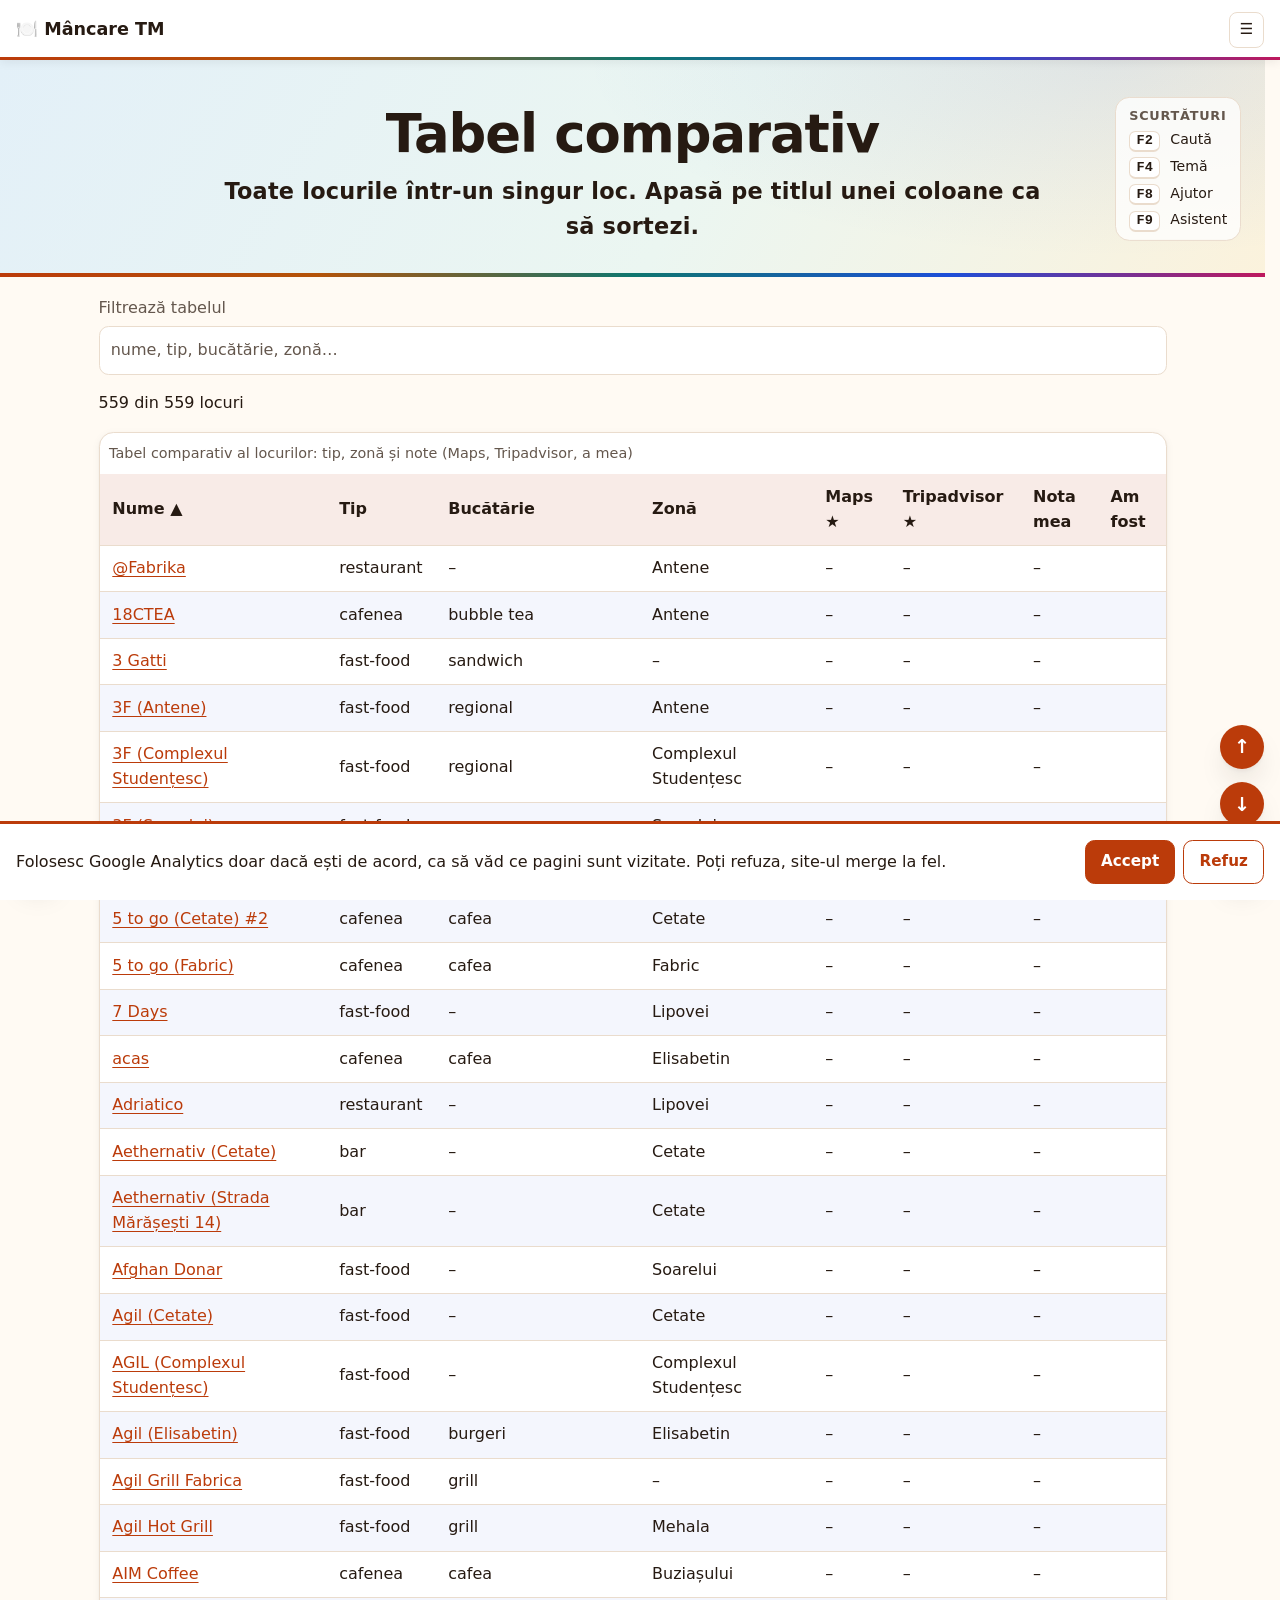
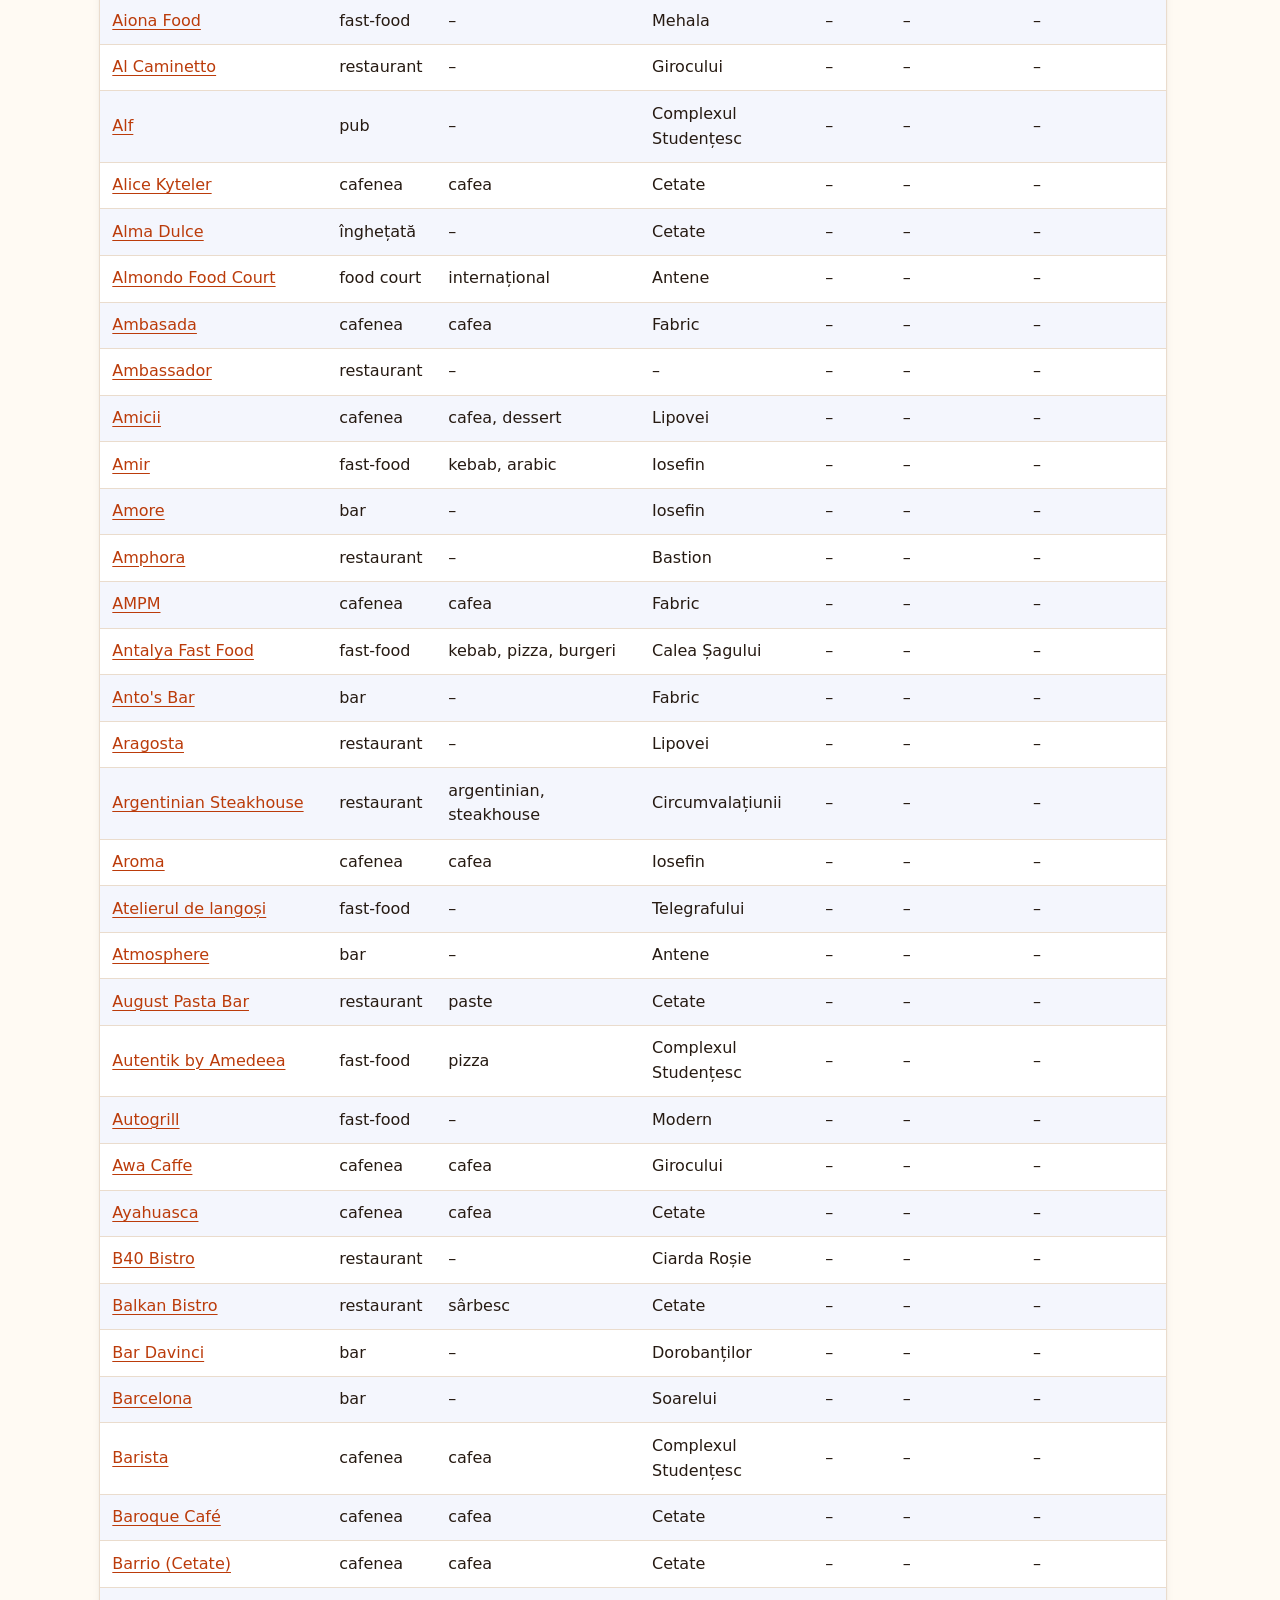
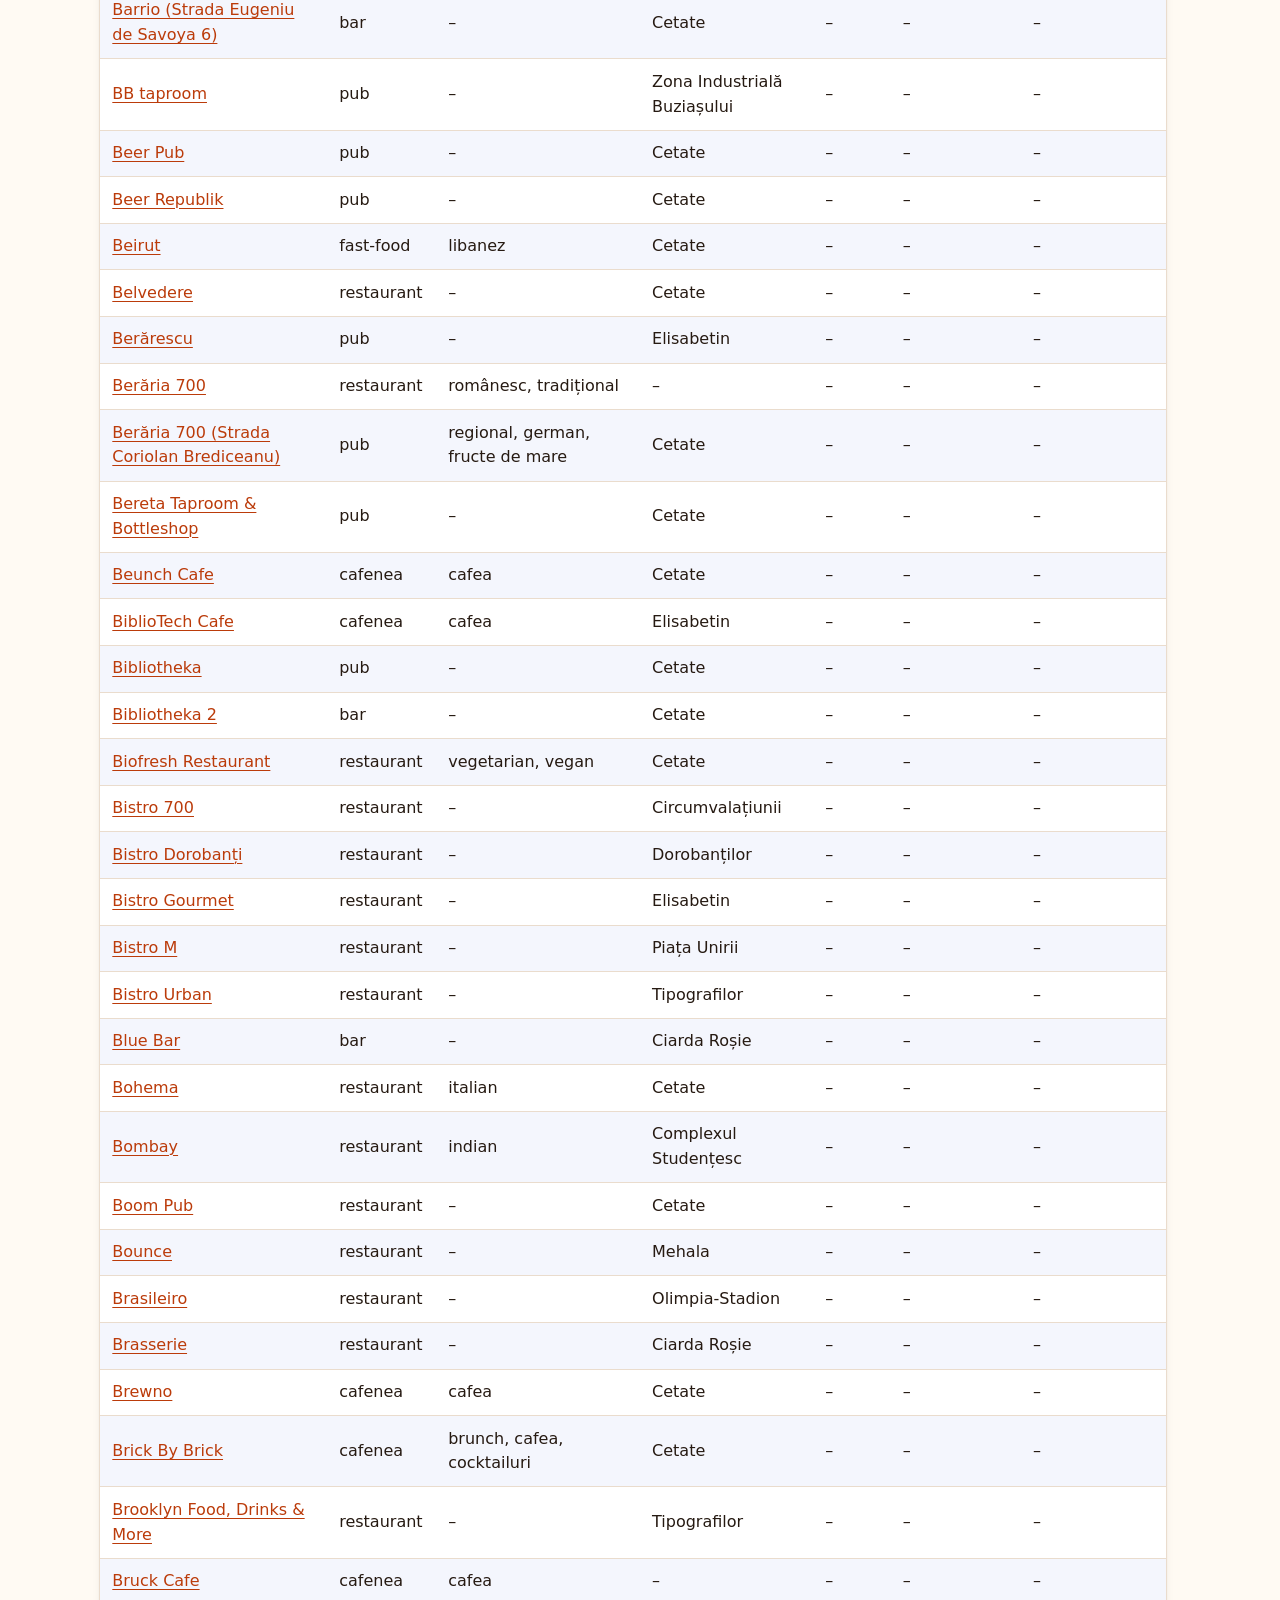
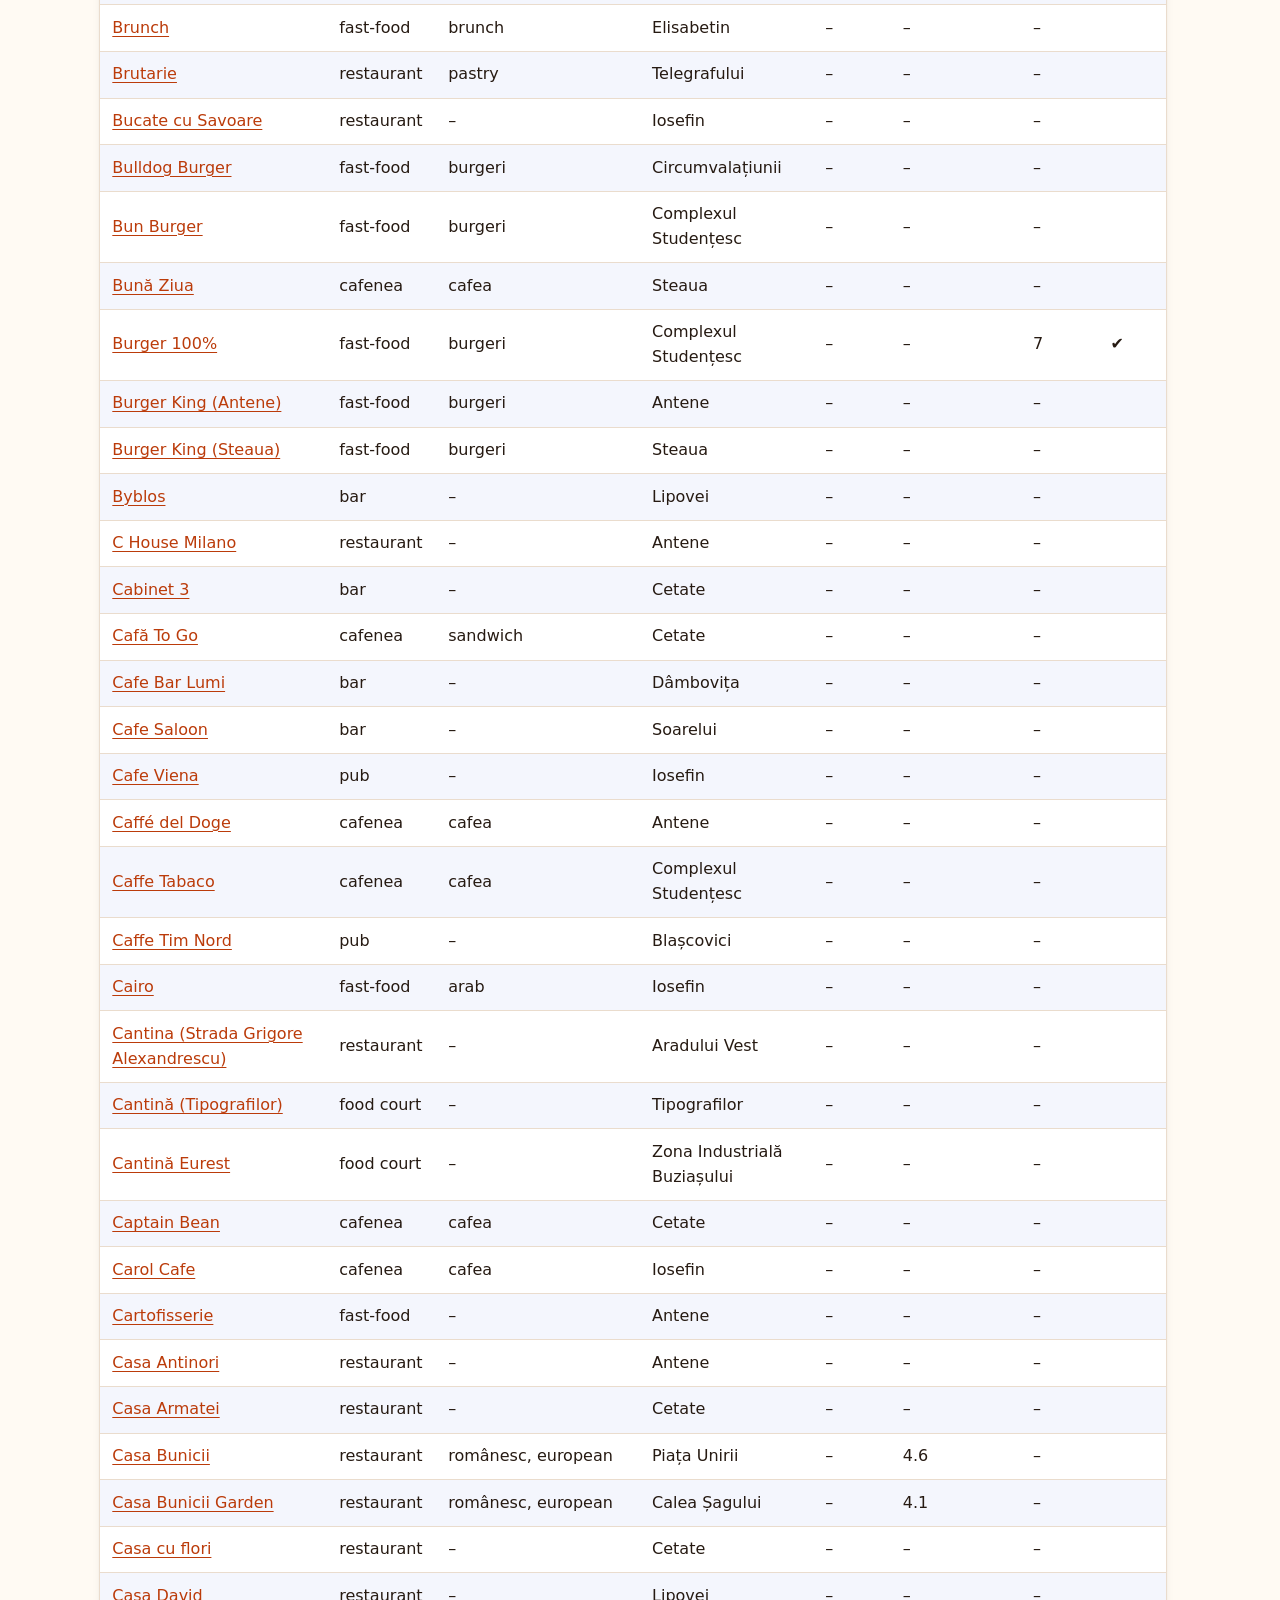
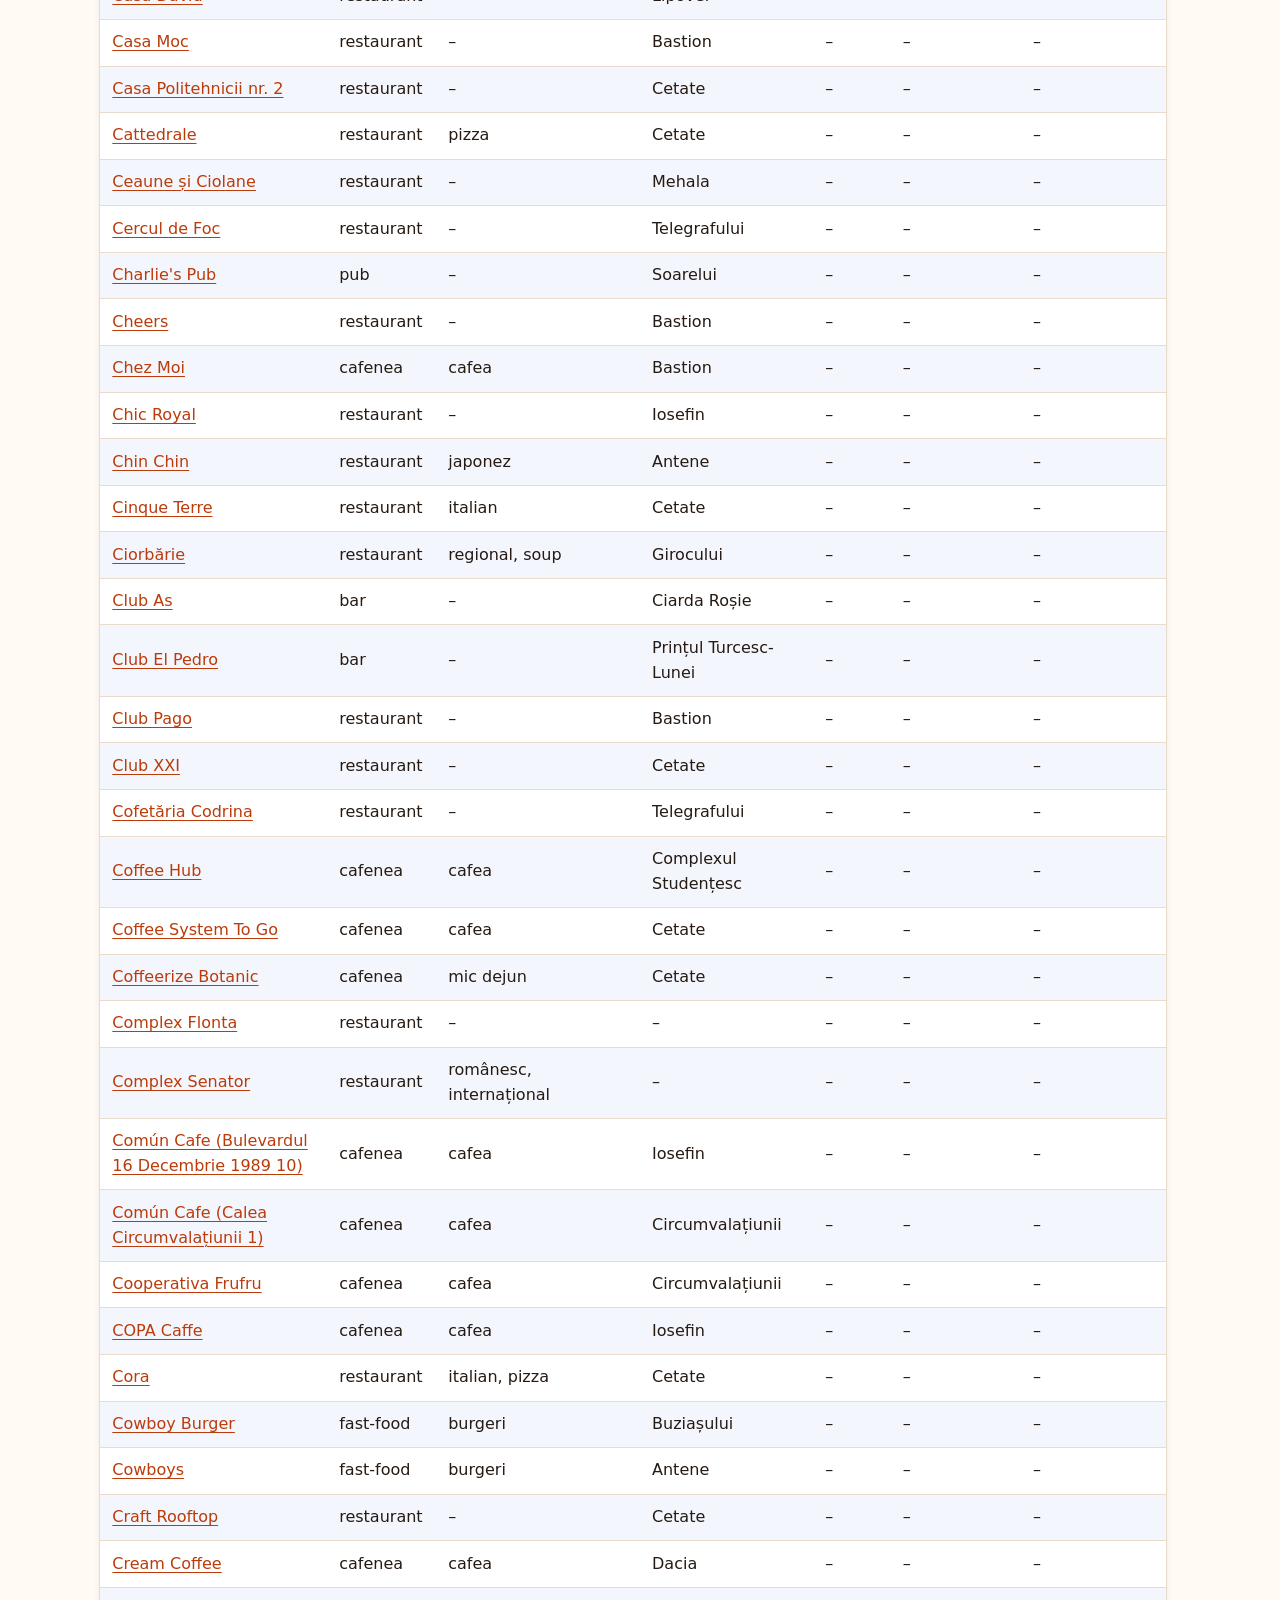
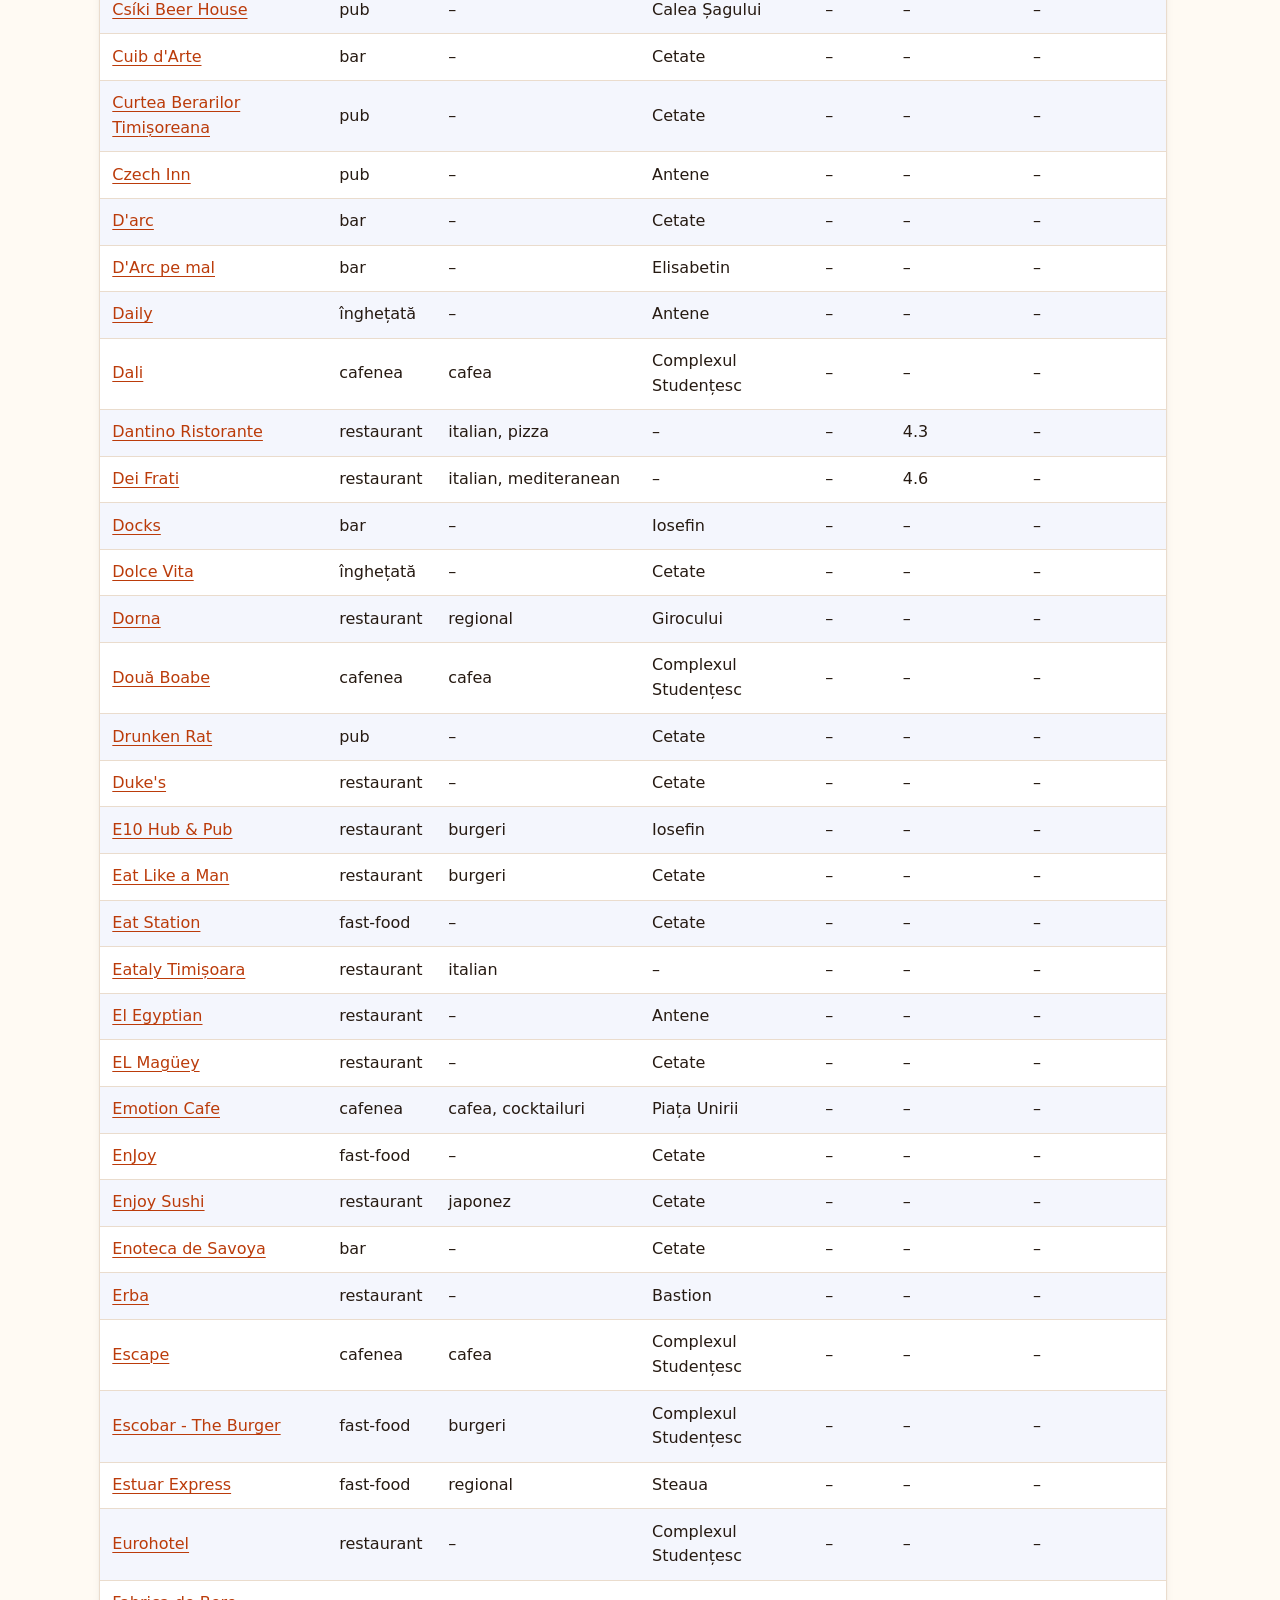
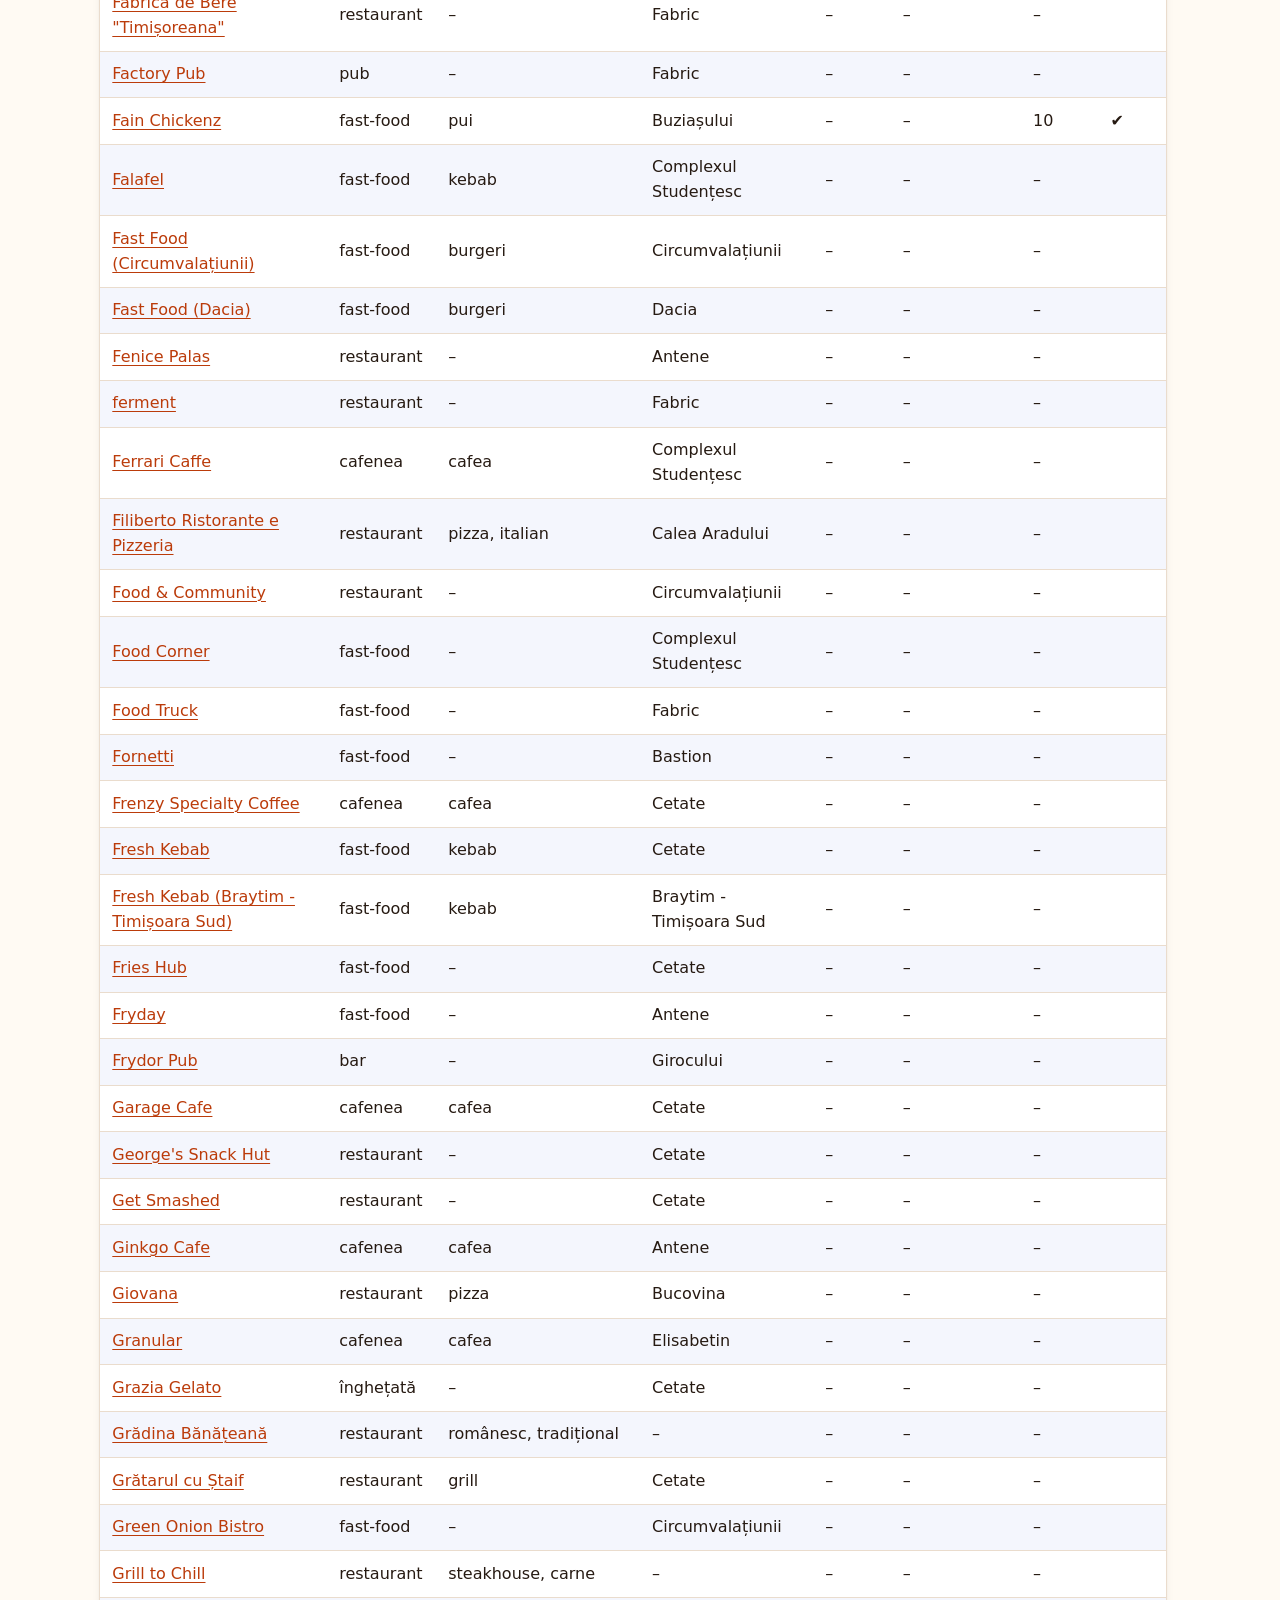
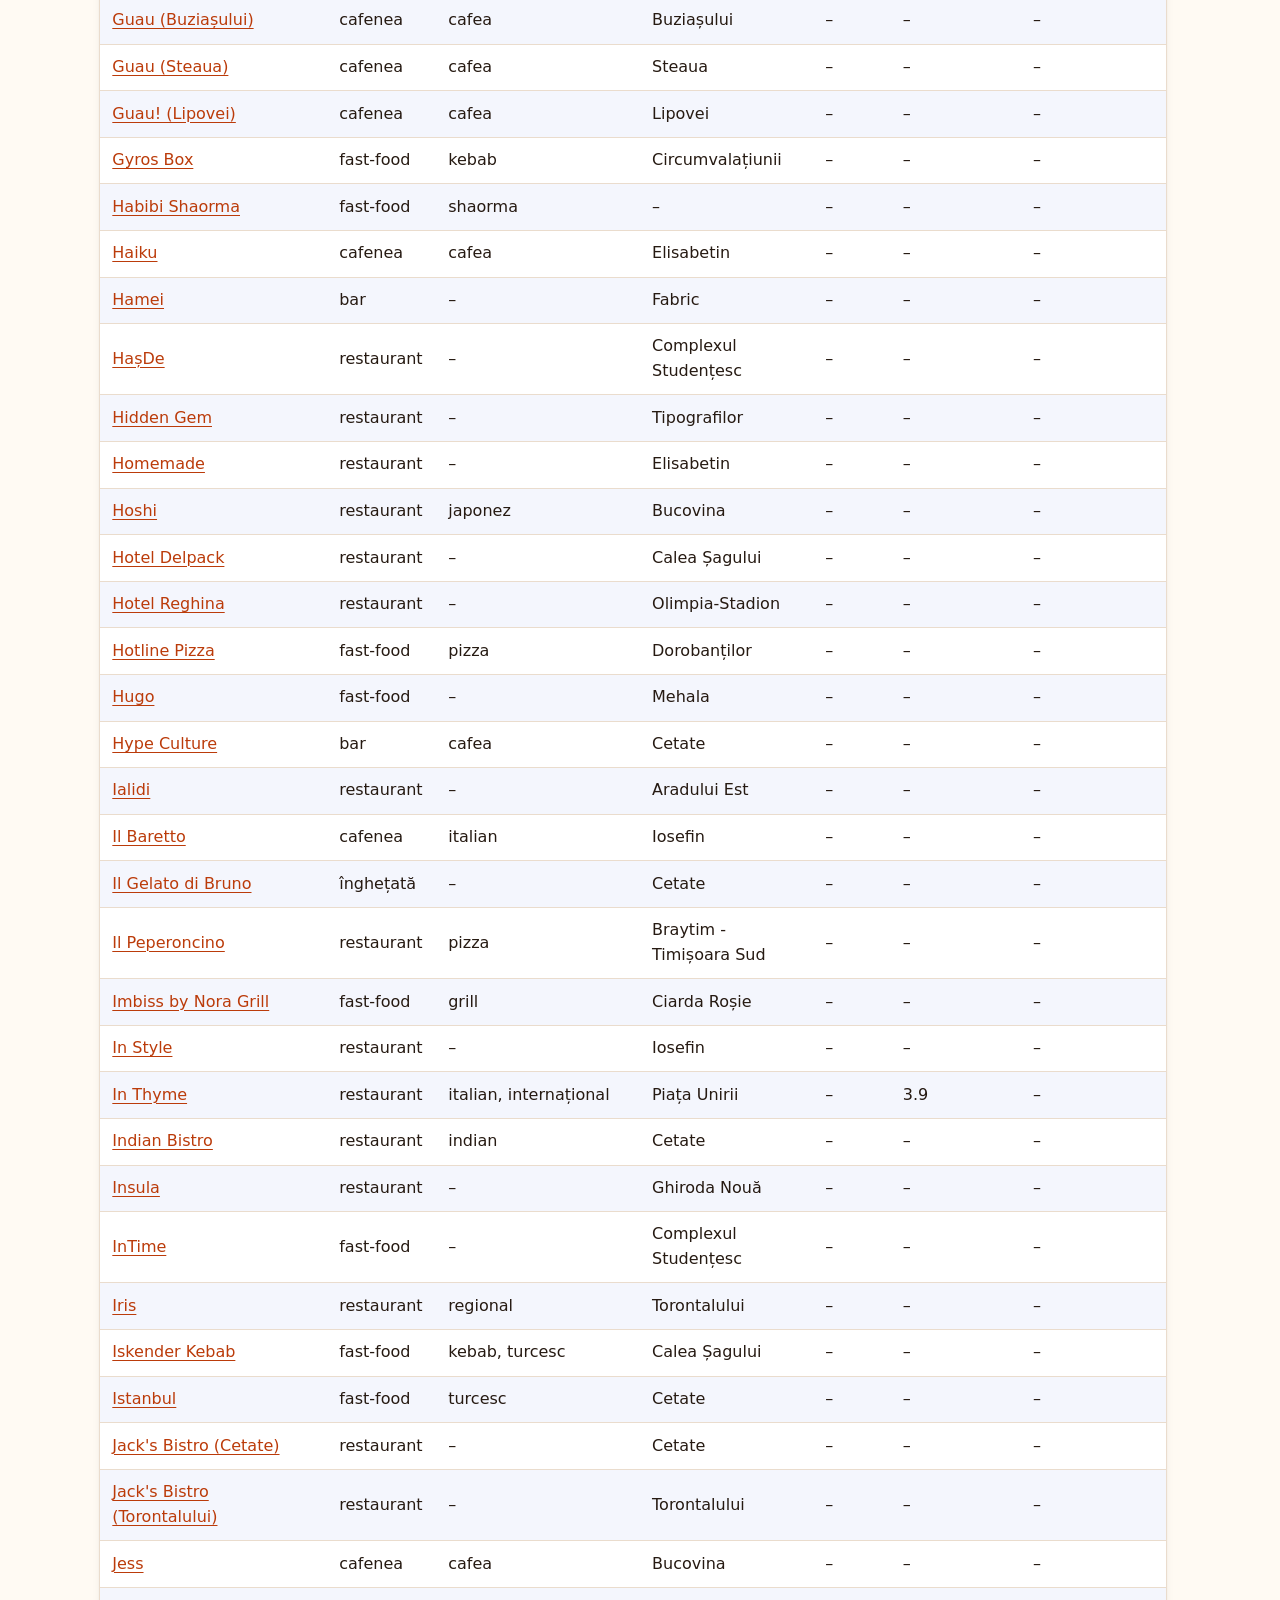
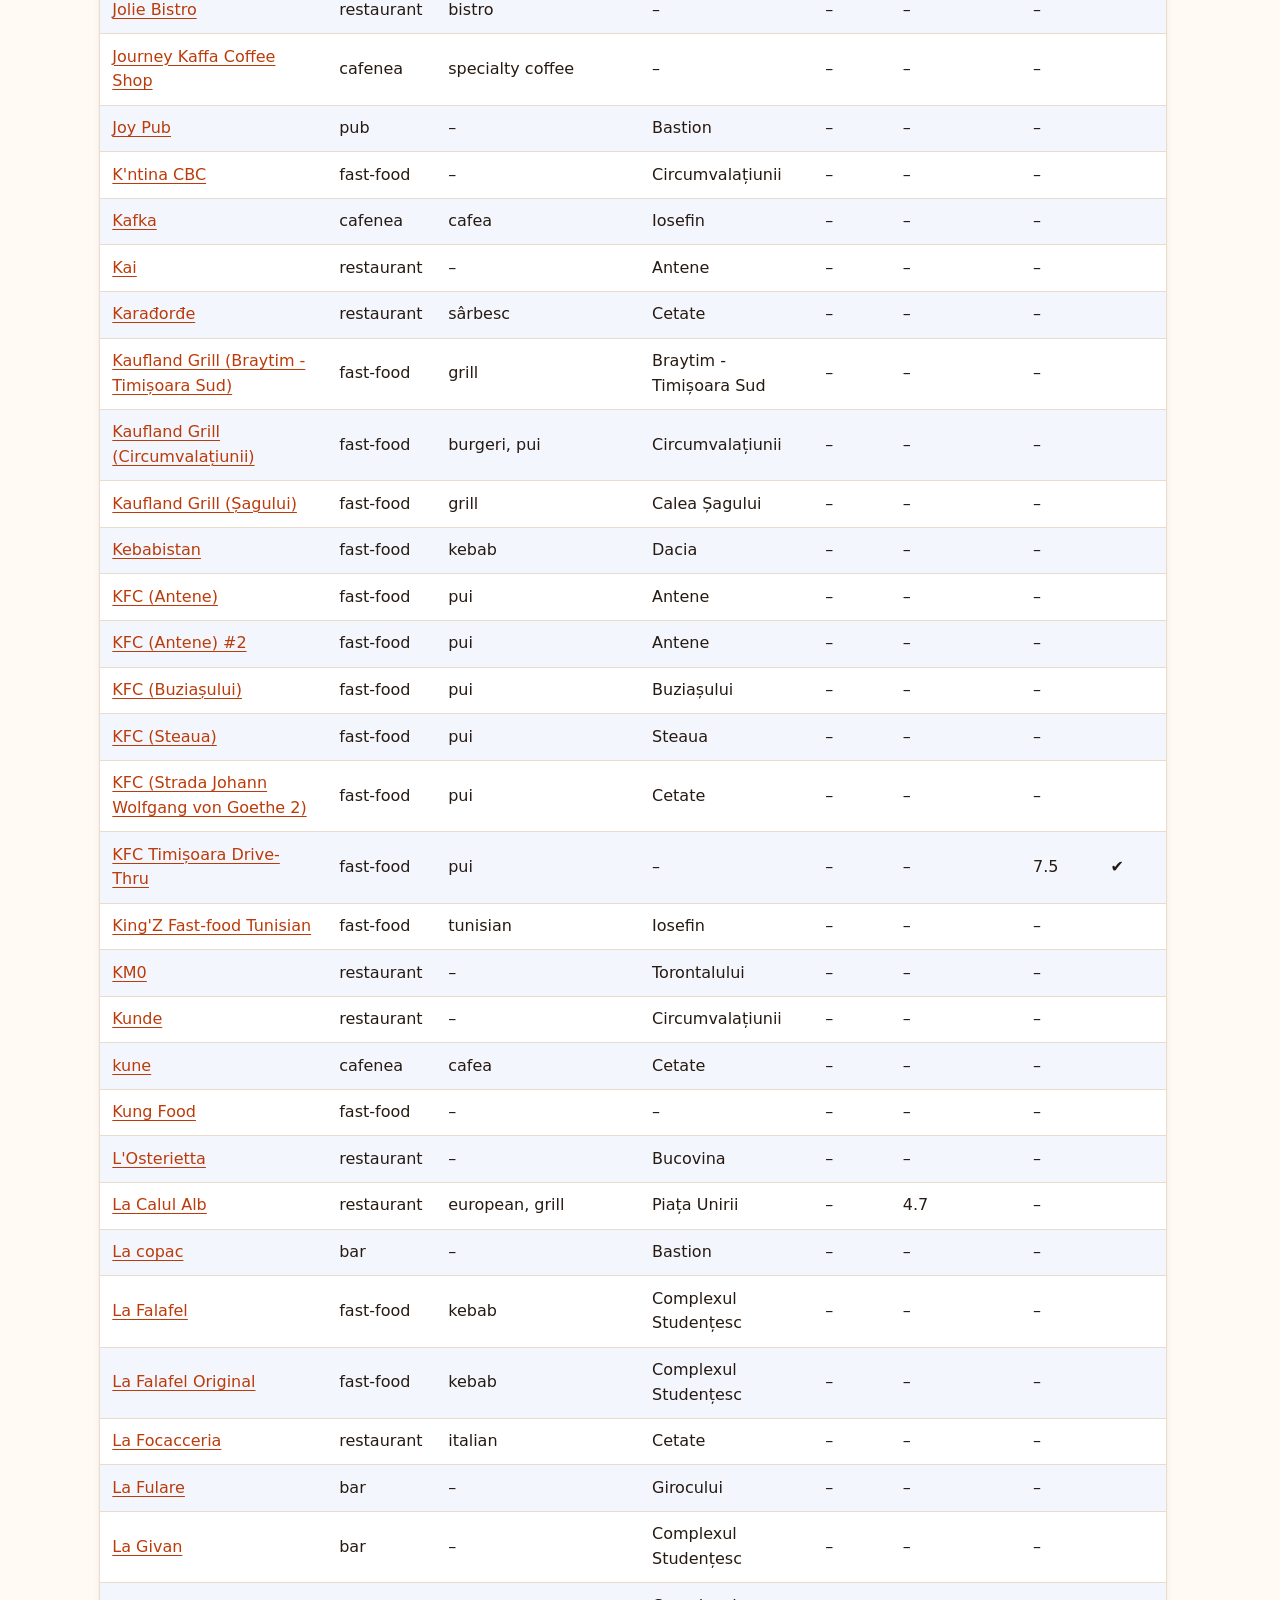
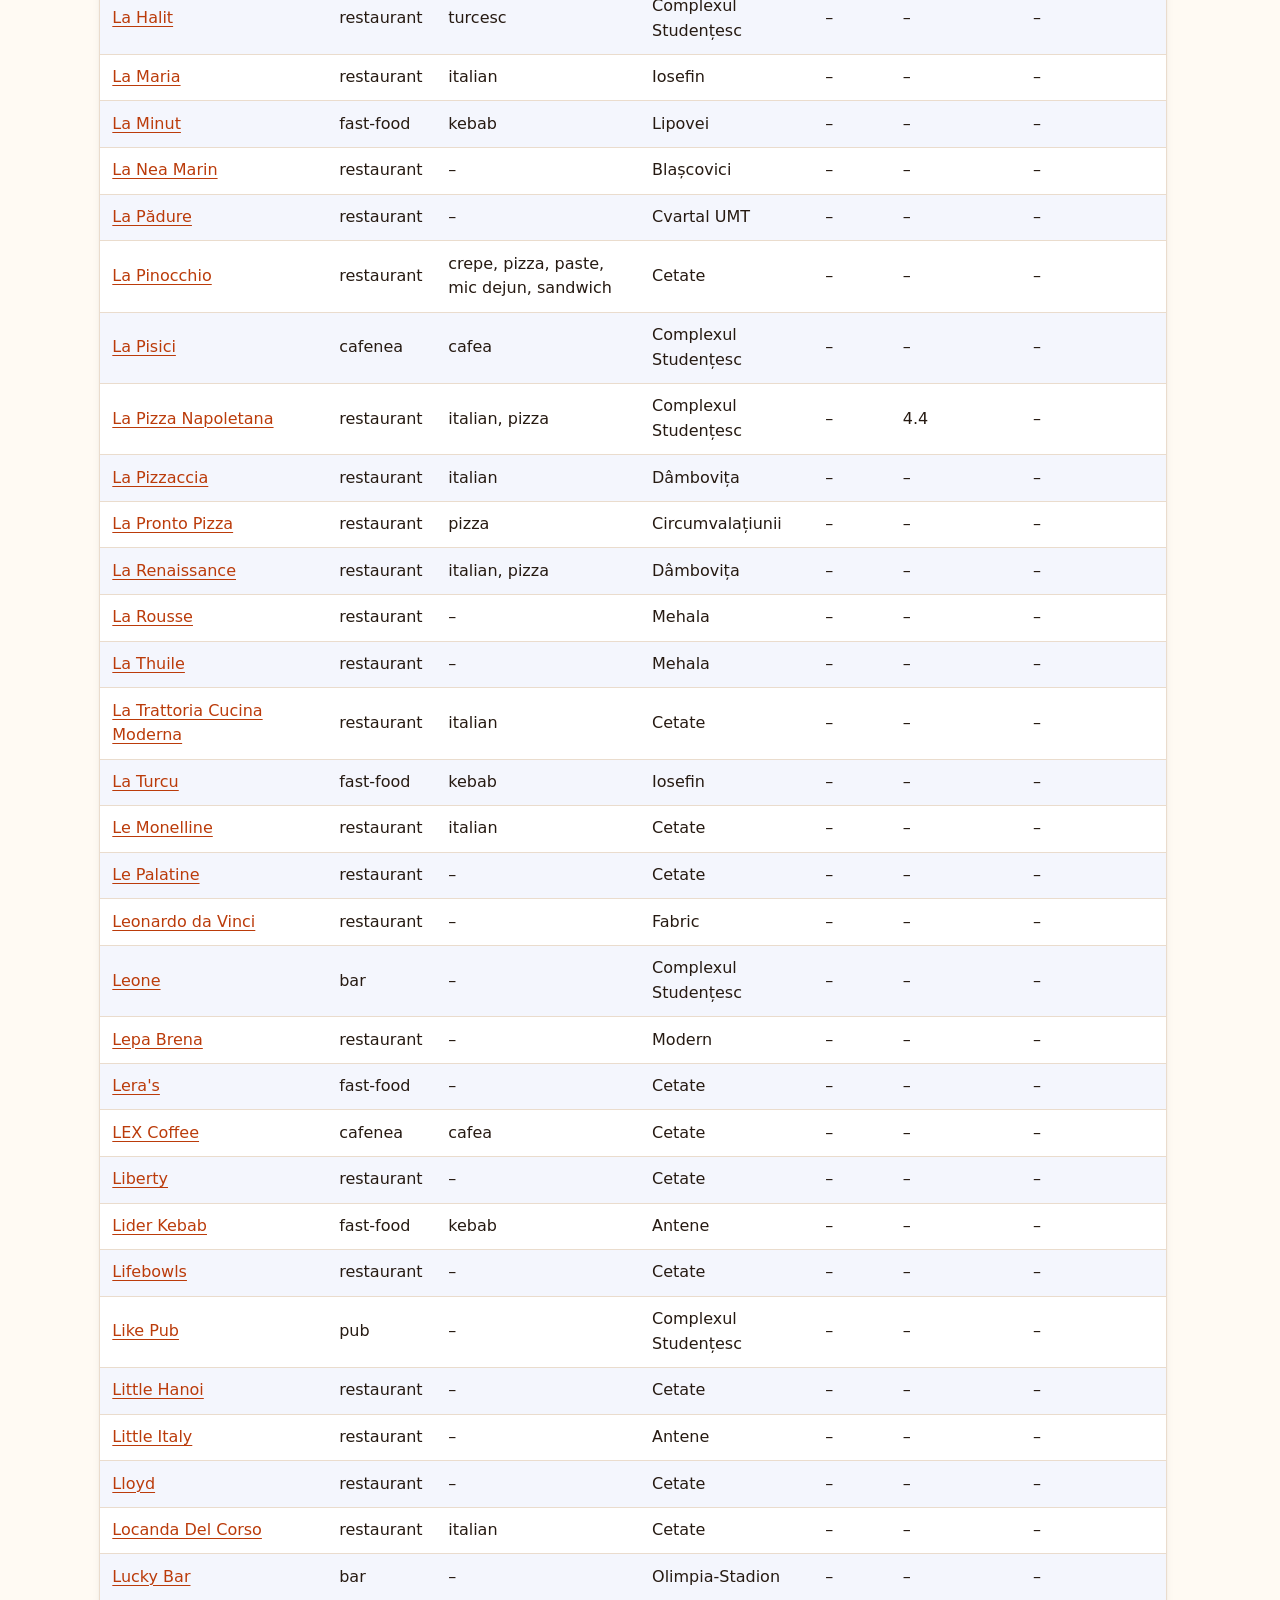
<file: tabel.html>
<!DOCTYPE html>
<html lang="ro">
<head>
<meta charset="UTF-8">
<meta name="viewport" content="width=device-width, initial-scale=1">
<title>Tabel comparativ | Mâncare în Timișoara</title>
<meta name="description" content="Toate locurile într-un tabel sortabil: tip, zonă, note.">
<meta property="og:title" content="Tabel comparativ | Mâncare în Timișoara">
<meta property="og:description" content="Toate locurile într-un tabel sortabil: tip, zonă, note.">
<meta property="og:type" content="website">
<meta property="og:locale" content="ro_RO">
<meta property="og:image" content="https://vincentlinta.github.io/mancare-timisoara/og.png">
<meta property="og:image:width" content="1200">
<meta property="og:image:height" content="630">
<meta property="og:image:alt" content="Mâncare în Timișoara: ghid personal de locuri de mâncat">
<meta name="twitter:card" content="summary_large_image">
<meta name="twitter:image" content="https://vincentlinta.github.io/mancare-timisoara/og.png">
<link rel="preload" href="data/locuri.json" as="fetch" crossorigin>
<meta name="theme-color" content="#fffaf3" media="(prefers-color-scheme: light)">
<meta name="theme-color" content="#17120e" media="(prefers-color-scheme: dark)">
<link rel="icon" href="favicon.svg" type="image/svg+xml">
<link rel="icon" href="favicon.ico" sizes="48x48">
<link rel="apple-touch-icon" href="apple-touch-icon.png">
<link rel="stylesheet" href="css/style.css">
<!-- Google Analytics: ID-ul se completează cu tools/seteaza.py; scriptul pornește doar după acordul din banner -->
<meta name="ga-id" content="G-Y830HH41GH">
<script src="js/analytics.js" defer></script>
</head>
<body>
<header class="top"><div class="wrap"><h1>Tabel comparativ</h1><p class="sub">Toate locurile într-un singur loc. Apasă pe titlul unei coloane ca să sortezi.</p></div></header>
<main class="wrap">
 <label class="lbl">Filtrează tabelul <input id="tq" type="search" placeholder="nume, tip, bucătărie, zonă…"></label>
 <p id="tnr" role="status"></p>
 <div class="tabel-wrap"><table><caption>Tabel comparativ al locurilor: tip, zonă și note (Maps, Tripadvisor, a mea)</caption>
 <thead id="th"></thead><tbody id="tb"><tr><td colspan="9" class="gol-msg">Se încarcă…</td></tr></tbody></table></div>
</main>
<script src="js/common.js"></script>
<script src="js/program.js"></script>
<script src="js/layout.js"></script>
<script src="js/i18n.js"></script>
<script src="js/tabel.js"></script>
</body>
</html>
</file>
<file: css/style.css>
/* =====================================================================
   Mâncare în Timișoara: stiluri (mobil întâi). Secțiuni:
   1 culori · 2 bază · 3 antet și navbar · 4 butoane și câmpuri · 5 căutare și filtre
   6 carduri · 7 secțiuni și dialoguri · 8 pagini · 9 subsol · 10 tipărire și mișcare redusă
   ===================================================================== */

/* ---------- 1. culori: fiecare are un rol (accent = acțiuni, turcoaz = restaurante/facilități,
   albastru = Maps/zone/cafenele, chihlimbar = bucătării/top, mov-roz = pub/bar) ---------- */
:root{
  --bg:#fffaf3;--card:#ffffff;--text:#261a12;--muted:#64574d;--line:#eadccd;
  --accent:#bb3b0a;--teal:#0f766e;--amber:#b45309;--blue:#1d4ed8;--berry:#be185d;
  --on-accent:#ffffff;--err:#b3261e;--nav:60px;
  --stripe:linear-gradient(90deg,var(--accent),var(--amber),var(--teal),var(--blue),var(--berry));
  --shadow:0 8px 22px rgba(38,26,18,.12);
}
@media(prefers-color-scheme:dark){:root:not([data-theme=light]){
  --bg:#17120e;--card:#221a14;--text:#f3e9df;--muted:#b3a396;--line:#3a2d23;
  --accent:#ff8a4c;--teal:#5eead4;--amber:#fbbf24;--blue:#93c5fd;--berry:#f9a8d4;
  --on-accent:#1a1008;--err:#ff8a80;--shadow:0 8px 22px rgba(0,0,0,.45)}}
:root[data-theme=dark]{
  --bg:#17120e;--card:#221a14;--text:#f3e9df;--muted:#b3a396;--line:#3a2d23;
  --accent:#ff8a4c;--teal:#5eead4;--amber:#fbbf24;--blue:#93c5fd;--berry:#f9a8d4;
  --on-accent:#1a1008;--err:#ff8a80;--shadow:0 8px 22px rgba(0,0,0,.45)}

/* ---------- 2. bază ---------- */
*{box-sizing:border-box}
html{scroll-behavior:smooth}
[hidden]{display:none!important}           /* altfel stilurile butoanelor anulează atributul hidden */
body{margin:0;padding-top:var(--nav);font-family:system-ui,-apple-system,"Segoe UI",Roboto,sans-serif;background:var(--bg);color:var(--text);line-height:1.55}
a{color:var(--accent)}
h1,h2,h3{line-height:1.2;letter-spacing:-.01em}
h1{margin:0;font-size:clamp(1.8rem,5vw,2.8rem);letter-spacing:-.02em}
::selection{background:var(--accent);color:var(--on-accent)}
:focus-visible{outline:3px solid var(--text);outline-offset:3px;box-shadow:0 0 0 6px var(--accent)}
.wrap{max-width:1100px;margin:0 auto;padding:0 1rem}
main{min-height:60vh}
@keyframes aparitie{from{opacity:0;transform:translateY(6px)}to{opacity:1;transform:none}}
.sub{margin:.4rem 0 0;color:var(--muted)}
.adresa{margin:0;font-size:.85rem;color:var(--muted)}
.gol-msg{color:var(--muted)}
.prose{max-width:760px}.prose h2{margin-top:2rem}
.skip{position:absolute;left:-999px;top:0;background:var(--accent);color:var(--on-accent);padding:.7rem 1rem;z-index:100;border-radius:0 0 .5rem 0;font-weight:700}
.skip:focus{left:0}

/* ---------- 3. antet și navbar ---------- */
.top{position:relative;padding:2.4rem 0 1.7rem;background:var(--card);
  background:linear-gradient(120deg,#e3f0f8,#ebf6f1 55%,#fbf2dc)}
.top::after{content:"";position:absolute;left:0;right:0;bottom:0;height:4px;background:var(--stripe)}
.back{color:var(--accent);text-decoration:none;font-weight:600;display:inline-block;margin-bottom:.4rem}
.nav{position:fixed;top:0;left:0;right:0;height:var(--nav);z-index:50;background:var(--card);box-shadow:0 2px 10px rgba(0,0,0,.07)}
.nav::after{content:"";position:absolute;left:0;right:0;bottom:0;height:3px;background:var(--stripe)}
.nav-in{display:flex;align-items:center;justify-content:space-between;height:100%;max-width:1280px}
.brand{display:flex;align-items:center;gap:.4rem;flex:0 0 auto;white-space:nowrap;font-weight:800;font-size:1.1rem;color:var(--text);text-decoration:none}
.menu{display:none;position:absolute;top:var(--nav);left:0;right:0;background:var(--card);padding:1rem;flex-direction:column;gap:.8rem;box-shadow:0 14px 24px rgba(0,0,0,.14);border-bottom:3px solid var(--accent)}
.menu.open{display:flex}
.menu ul{list-style:none;margin:0;padding:0;display:flex;flex-direction:column;gap:.2rem}
.menu a{display:block;padding:.5rem .75rem;border-radius:.5rem;color:var(--text);text-decoration:none;font-weight:600;white-space:nowrap}
.menu a:hover{background:color-mix(in srgb,var(--accent) 12%,var(--card))}
.menu a.active{background:var(--accent);color:var(--on-accent)}
#navForm{display:flex;gap:.3rem}
#navForm input{flex:1;width:100%;padding:.45rem .7rem;border:1px solid var(--line);border-radius:.5rem;background:var(--bg);color:var(--text);font-size:.95rem}
.tools{display:flex;gap:.3rem}
@media(min-width:1360px){
  #burger{display:none}
  .menu{display:flex;position:static;flex-direction:row;align-items:center;padding:0;background:none;box-shadow:none;border:0;flex:1;justify-content:space-between;margin-left:1rem;gap:.6rem}
  .menu ul{flex-direction:row;gap:.1rem}
  #navForm{width:190px}
}

/* ---------- 4. butoane și câmpuri ---------- */
button,.btn{display:inline-flex;align-items:center;justify-content:center;gap:.35rem;padding:.55rem .95rem;font:inherit;font-size:.95rem;font-weight:600;border:1px solid var(--accent);border-radius:.6rem;background:var(--accent);color:var(--on-accent);cursor:pointer;text-decoration:none;transition:filter .15s,transform .15s}
button:hover,.btn:hover{filter:brightness(.92)}
.icon{background:transparent;color:var(--text);border:1px solid var(--line);padding:.35rem .6rem;border-radius:.5rem;font-size:.95rem}
.icon:hover{border-color:var(--accent);filter:none}
.linkb{background:none;border:0;padding:0;color:var(--accent);text-decoration:underline;font-size:inherit;font-weight:400}
.butoane{display:flex;gap:.5rem;flex-wrap:wrap}
.butoane>button:last-child,.butoane>form>button{background:transparent;color:var(--accent)}
input[type=search],select{width:100%;padding:.7rem .85rem;font:inherit;font-size:1rem;border:1px solid var(--line);border-radius:.7rem;background:var(--card);color:var(--text)}
.check{display:flex;align-items:center;gap:.5rem;color:var(--text);font-size:.95rem;white-space:nowrap}
.check input{width:1.1rem;height:1.1rem;accent-color:var(--accent)}
.eroare{background:#fde8e8;color:#8a1c1c;padding:1rem;border-radius:.6rem;margin-bottom:1rem}

/* ---------- 5. căutare, acțiuni, filtre ---------- */
.bar{padding:1.3rem 0 .2rem}
#cauta{padding:.85rem 1rem;font-size:1.05rem;box-shadow:var(--shadow)}
.acte{margin:.9rem 0 .5rem}
#wizBtn{background:var(--teal);border-color:var(--teal)}
#near{background:var(--blue);border-color:var(--blue)}
#top{background:var(--amber);border-color:var(--amber)}
#share,#reset{background:transparent;color:var(--text);border-color:var(--line)}
#share:hover,#reset:hover{border-color:var(--accent);filter:none}
.bar summary{cursor:pointer;font-weight:700;padding:.4rem 0;color:var(--accent)}
.controls{display:grid;gap:.6rem;margin:.5rem 0 0}
.fac{grid-column:1/-1;border:1px solid var(--line);border-radius:.7rem;display:flex;flex-wrap:wrap;gap:.4rem 1.1rem;padding:.6rem .9rem;margin:0;background:var(--card)}
.fac legend{font-size:.85rem;color:var(--muted);padding:0 .3rem}
#numar{color:var(--muted);margin:.6rem 0 .8rem}
@media(max-width:699px){
  .acte{display:grid;grid-template-columns:1fr 1fr;gap:.45rem}
  .acte button{padding:.55rem .5rem;font-size:.9rem;white-space:nowrap}
  .fab{width:40px;height:40px;font-size:1.05rem;opacity:.93}
}
@media(min-width:700px){.controls{grid-template-columns:repeat(auto-fit,minmax(170px,1fr));align-items:center}}

/* ---------- 6. carduri, etichete, note ---------- */
.grid{display:grid;gap:1.1rem;grid-template-columns:1fr;padding-bottom:3rem}
@media(min-width:700px){.grid{grid-template-columns:repeat(2,1fr)}}
@media(min-width:1000px){.grid{grid-template-columns:repeat(3,1fr)}}
.mai{grid-column:1/-1;text-align:center}
.card{--c:var(--accent);position:relative;display:flex;flex-direction:column;background:var(--card);border:1px solid var(--line);border-top:4px solid var(--c);border-radius:.9rem;overflow:hidden;box-shadow:0 1px 2px rgba(38,26,18,.06);transition:transform .18s,box-shadow .18s}
.card:hover{transform:translateY(-3px);box-shadow:var(--shadow)}
.t-r{--c:var(--teal)}.t-f{--c:var(--accent)}.t-p,.t-b{--c:var(--berry)}.t-c{--c:var(--blue)}.t-i{--c:var(--amber)}
.card .body{padding:1rem;display:flex;flex-direction:column;gap:.55rem;flex:1}
.card h2{margin:0;font-size:1.15rem}
.card h2 a{color:inherit;text-decoration:none}.card h2 a:hover{color:var(--c)}
.detalii{margin:0;font-size:.92rem}
.linkuri{margin:auto 0 0;display:flex;gap:1rem}
.linkuri a{font-weight:600;text-decoration:none}.linkuri a:hover{text-decoration:underline}
.thumb{width:100%;height:132px;object-fit:cover;display:flex;align-items:center;justify-content:center;font-size:3.2rem}
.thumb.ph{text-shadow:0 4px 14px rgba(0,0,0,.35)}
main>.thumb{height:200px;border-radius:.9rem;margin-top:1rem}
.fav{position:absolute;top:.6rem;right:.6rem;width:38px;height:38px;border-radius:50%;padding:0;font-size:1.3rem;background:var(--card);color:var(--accent);border:1px solid var(--line);z-index:2}
.cmp{font-size:.85rem;color:var(--muted);display:flex;gap:.35rem;align-items:center;cursor:pointer}
.taguri{display:flex;flex-wrap:wrap;gap:.3rem}
.tag{--t:var(--muted);font-size:.78rem;padding:.12rem .6rem;border-radius:99px;background:var(--bg);background:color-mix(in srgb,var(--t) 10%,var(--card));border:1px solid color-mix(in srgb,var(--t) 40%,var(--line));color:var(--text)}
.tag.tip{--t:var(--c,var(--accent));font-weight:700}
.tag.zona{--t:var(--blue)}.tag.fac{--t:var(--teal)}.tag.dist{--t:var(--blue);font-weight:700}
.note{display:flex;gap:.45rem;flex-wrap:wrap}
.nota{--n:var(--muted);display:inline-flex;align-items:center;gap:.4rem;font-size:.88rem;font-weight:700;padding:.15rem .7rem;border-radius:99px;background:var(--bg);background:color-mix(in srgb,var(--n) 10%,var(--card));border:1px solid color-mix(in srgb,var(--n) 45%,var(--line));color:var(--text)}
.nota::before{content:"";width:.5rem;height:.5rem;border-radius:50%;background:var(--n)}
.nota small{font-weight:400;color:var(--muted)}
.nota.maps{--n:var(--blue)}.nota.ta{--n:var(--teal)}.nota.mea{--n:var(--accent)}
.nota.gol{font-weight:400;font-style:italic;color:var(--muted);border-style:dashed}.nota.gol::before{display:none}

/* ---------- 7. secțiuni speciale, dialoguri, chat, plutitoare ---------- */
.topsec{--c:var(--amber);border:1px solid var(--line);border-left:5px solid var(--c);border-radius:.9rem;padding:1rem 1.2rem;margin-bottom:1.2rem;background:var(--card)}
.topsec h2{margin:0 0 .4rem}.topsec ol{margin:0 0 .7rem;padding-left:1.4rem}
.surp{border:2px dashed var(--teal);border-radius:1rem;padding:1rem;margin-bottom:1.2rem}
.surp h2{margin:0 0 .6rem}.surp .card{max-width:420px;margin-bottom:.8rem}
dialog{border:1px solid var(--line);border-radius:1rem;background:var(--card);color:var(--text);max-width:min(560px,92vw);padding:1.2rem;box-shadow:var(--shadow)}
dialog::backdrop{background:#000a}
dialog ul{padding-left:1.1rem}
.lb{max-width:min(900px,95vw);width:100%}
.lb img{width:100%;max-height:65vh;object-fit:contain;border-radius:.8rem}
.lb .thumb{height:50vh;font-size:8rem;border-radius:.8rem}
.lbnav{display:flex;justify-content:space-between;align-items:center;gap:.6rem;margin-top:.8rem}
.cmpt{min-width:0}
.wopts{display:grid;grid-template-columns:repeat(auto-fit,minmax(150px,1fr));gap:.5rem;margin:.8rem 0}
.wopt{justify-content:flex-start;text-align:left;padding:.7rem .8rem;font-size:1rem;background:var(--bg);color:var(--text);border:1px solid var(--line)}
.wopt:hover{border-color:var(--teal);filter:none;transform:translateY(-1px)}
.wres{list-style:none;padding:0;margin:.6rem 0;display:grid;gap:.7rem}
.wres li{border:1px solid var(--line);border-left:5px solid var(--teal);border-radius:.8rem;padding:.7rem .9rem;background:var(--bg)}
#wizBody h3{margin:.2rem 0}
.fab{position:fixed;right:1rem;z-index:40;width:44px;height:44px;border-radius:50%;padding:0;font-size:1.2rem;background:var(--accent);border:0;box-shadow:0 4px 12px rgba(0,0,0,.25)}
#chatBtn{right:auto;left:1rem;bottom:1rem;background:var(--teal)}
#chatBox{position:fixed;left:1rem;bottom:4.6rem;width:min(340px,92vw);z-index:45;display:none;background:var(--card);border:1px solid var(--line);border-radius:.9rem;box-shadow:var(--shadow);overflow:hidden}
#chatBox.open{display:block}
#chatBox .chat-h{padding:.6rem .8rem;font-weight:700;border-bottom:3px solid var(--teal)}
#chatLog{height:250px;overflow:auto;padding:.6rem;font-size:.92rem}
.msg{margin:.35rem 0;padding:.45rem .7rem;border-radius:.8rem;max-width:90%}
.msg.bot{background:color-mix(in srgb,var(--teal) 8%,var(--card));border:1px solid color-mix(in srgb,var(--teal) 25%,var(--line))}
.msg.me{background:var(--accent);color:var(--on-accent);margin-left:auto}
.chips{display:flex;flex-wrap:wrap;gap:.3rem;padding:.2rem .6rem .4rem}
.chip{padding:.25rem .6rem;font-size:.82rem;border-radius:99px;background:transparent;color:var(--teal);border:1px solid var(--teal)}
.chip:hover{background:var(--teal);color:var(--on-accent);filter:none}
#chatForm{display:flex;gap:.3rem;padding:.5rem;border-top:1px solid var(--line)}
#chatForm input{flex:1;padding:.5rem;border:1px solid var(--line);border-radius:.5rem;background:var(--bg);color:var(--text)}
#chatForm button{background:var(--teal);border-color:var(--teal)}
#cmpBar{position:fixed;bottom:1rem;left:50%;transform:translateX(-50%);z-index:42;border-radius:99px;box-shadow:0 4px 16px #0004}
.toast{position:fixed;bottom:5rem;left:50%;transform:translateX(-50%);background:var(--text);color:var(--bg);padding:.6rem 1rem;border-radius:.6rem;z-index:60}
.cookie{position:fixed;left:0;right:0;bottom:0;z-index:80;background:var(--card);border-top:3px solid var(--accent);padding:1rem;display:flex;gap:1rem;align-items:center;flex-wrap:wrap}
.cookie p{margin:0;flex:1 1 280px}

/* ---------- 8. pagini ---------- */
#loc h2{margin:1.5rem 0 .5rem}
#loc .taguri{margin:1rem 0 .4rem}
#loc .note{margin:.6rem 0}
#loc p.butoane,#loc p:has(.btn){margin:.9rem 0}
.lista{padding-left:1.2rem;margin:0}
.galerie{display:grid;grid-template-columns:repeat(auto-fill,minmax(180px,1fr));gap:.6rem}
.galerie img{width:100%;aspect-ratio:4/3;object-fit:cover;border-radius:.6rem}
.gal{display:grid;grid-template-columns:repeat(auto-fill,minmax(150px,1fr));gap:.6rem;padding:1rem 0 3rem}
.gal button{display:grid;grid-template-columns:minmax(0,1fr);justify-items:stretch;gap:.3rem;width:100%;text-align:center;padding:0;border:0;background:none;color:var(--text);font-size:.85rem;font-weight:400}
.gal .thumb{height:130px;border-radius:.6rem}
.tabel-wrap{overflow-x:auto;border:1px solid var(--line);border-radius:.9rem;margin-bottom:3rem;background:var(--card)}
table{border-collapse:collapse;width:100%;min-width:760px}
caption{padding:.6rem;text-align:left;color:var(--muted);font-size:.9rem}
th,td{padding:.65rem .8rem;text-align:left;border-bottom:1px solid var(--line)}
thead th{background:color-mix(in srgb,var(--accent) 10%,var(--card))}
th button{all:unset;cursor:pointer;font-weight:700;color:var(--text)}
th button:hover{color:var(--accent)}
th button:focus-visible{outline:3px solid var(--accent)}
tbody tr:nth-child(even){background:color-mix(in srgb,var(--blue) 5%,var(--card))}
.lbl{display:grid;gap:.3rem;margin:1.2rem 0 .6rem;color:var(--muted)}
.lbl input{padding:.7rem;border:1px solid var(--line);border-radius:.6rem;background:var(--card);color:var(--text);font-size:1rem}
.form{display:grid;gap:1rem;max-width:620px;margin:1.2rem 0 3rem}
.form label{display:grid;gap:.25rem;font-weight:600}
.form input:not([type=checkbox]),.form textarea{padding:.7rem;border:2px solid var(--line);border-radius:.6rem;background:var(--card);color:var(--text);font-size:1rem;font-family:inherit}
.form .check{display:flex;font-weight:400}
.form .invalid{border-color:var(--err)!important}.form .valid{border-color:#2e7d32!important}
.err{color:var(--err);font-size:.85rem;min-height:1.1em;font-weight:400}
.ok{background:#e6f4ea;color:#14532d;padding:1rem;border-radius:.6rem;max-width:620px}
.video,.mapa{width:100%;border:0;border-radius:.9rem}
.video{aspect-ratio:16/9}.mapa{height:60vh;margin:1rem 0}
.video-gol{display:grid;place-items:center;background:var(--card);border:2px dashed var(--line);color:var(--muted);font-size:1.1rem}
.kpis{display:grid;grid-template-columns:repeat(auto-fit,minmax(150px,1fr));gap:.8rem;margin:1.2rem 0}
.kpi{--k:var(--accent);background:var(--card);border:1px solid var(--line);border-left:5px solid var(--k);border-radius:.9rem;padding:.8rem 1rem;display:grid}
.kpi:nth-child(2){--k:var(--teal)}.kpi:nth-child(3){--k:var(--blue)}.kpi:nth-child(4){--k:var(--berry)}
.kpi b{font-size:1.9rem;color:var(--k)}.kpi span{color:var(--muted);font-size:.85rem}
.chart{margin-bottom:1.5rem}
.rand{display:grid;grid-template-columns:minmax(90px,30%) 1fr auto;gap:.6rem;align-items:center;margin:.4rem 0;font-size:.9rem}
.track{background:var(--line);border-radius:99px;height:14px;overflow:hidden}
.fill{background:var(--accent);height:100%;border-radius:99px}.fill.b{background:var(--blue)}
#c_tip .fill{background:var(--teal)}#c_buc .fill{background:var(--amber)}#c_comp .fill{background:var(--berry)}
.duo{display:grid;gap:3px}
@media(max-width:600px){.rand{grid-template-columns:1fr auto}.rand .track,.rand .duo{grid-column:1/-1;order:3}}
.e404{text-align:center;padding:3rem 1rem 4rem}
.e404 .mare{font-size:clamp(5rem,22vw,10rem);font-weight:800;line-height:1;margin:0;background:var(--stripe);-webkit-background-clip:text;background-clip:text;color:transparent}
.e404 h1{margin:.2rem 0 .6rem}.e404 .btn{margin:.25rem}
.gs h2{margin-top:2rem}
.sw-grid{display:grid;grid-template-columns:repeat(auto-fill,minmax(190px,1fr));gap:.8rem}
.sw{border:1px solid var(--line);border-radius:.8rem;overflow:hidden;background:var(--card)}
.sw .c{height:70px;border-bottom:1px solid var(--line)}
.sw .i{padding:.5rem .7rem;font-size:.85rem}
.sw code{font-size:.8rem;color:var(--muted)}
.demo{border:1px dashed var(--line);border-radius:.8rem;padding:1rem;display:flex;gap:.6rem;flex-wrap:wrap;align-items:center;margin:.6rem 0}
.scale{display:flex;align-items:flex-end;gap:.5rem;margin:.6rem 0}
.scale i{display:block;height:1.4rem;background:var(--accent);border-radius:3px}
.admin{display:grid;gap:1rem;padding-bottom:3rem}
.admin fieldset{border:1px solid var(--line);border-radius:.8rem;display:grid;gap:.6rem}
.admin label{display:grid;gap:.2rem;font-size:.9rem;color:var(--muted)}
.admin input:not([type=checkbox]),.admin select{padding:.6rem;border:1px solid var(--line);border-radius:.5rem;background:var(--card);color:var(--text);font-size:1rem}
@media(min-width:700px){.admin fieldset{grid-template-columns:repeat(2,1fr)}}

/* ---------- 9. subsol și rețele ---------- */
footer{position:relative;background:var(--card);margin-top:2rem;padding:1.7rem 0;text-align:center}
footer::before{content:"";position:absolute;left:0;right:0;top:0;height:4px;background:var(--stripe)}
footer p{margin:.6rem 0 0;font-size:.85rem;color:var(--muted)}
.social{display:flex;justify-content:center;gap:.7rem;flex-wrap:wrap}
.social a,.social .soc-off{display:grid;place-items:center;width:46px;height:46px;border-radius:50%;border:1px solid var(--line);background:var(--bg);color:var(--accent);font-size:1.4rem;text-decoration:none;transition:transform .15s,background .15s,color .15s}
.social a:hover{background:var(--accent);color:var(--on-accent);transform:translateY(-2px)}
.social a[aria-label=GitHub]:hover{background:var(--text);color:var(--bg)}
.social a[aria-label=Instagram]:hover{background:var(--berry);color:var(--on-accent)}
.social a[aria-label=Facebook]:hover{background:var(--blue);color:var(--on-accent)}
.social a[aria-label=YouTube]:hover{background:#c4302b;color:#fff}
.social a[aria-label=TikTok]:hover{background:var(--text);color:var(--bg)}
.social a[aria-label=Discord]:hover{background:var(--teal);color:var(--on-accent)}
.social .soc-off{opacity:.75}

/* ---------- 10. tipărire și mișcare redusă ---------- */
@media print{
  .nav,.skip,.fab,#chatBox,#cookie,.cookie,#cmpBar,.bar,.social,footer button,.toast,dialog,.butoane,.fav,.cmp,.linkuri,.topsec button,.chips{display:none!important}
  body{background:#fff;color:#000;padding-top:0}
  .top{background:none;border-bottom:2px solid #000;padding:0 0 .5rem}.top::after,footer::before{display:none}
  main{animation:none;min-height:0}
  .card{break-inside:avoid;box-shadow:none;border:1px solid #999;transform:none}
  .grid{grid-template-columns:repeat(2,1fr)}
  a{color:#000;text-decoration:underline}
  .tabel-wrap{overflow:visible;border:0}
}
@media (prefers-reduced-motion:reduce){html{scroll-behavior:auto}*,*::before,*::after{transition:none!important;animation:none!important}}

/* ---------- 9. galerie pe telefon, stări de încărcare și stări goale ---------- */
.lb{position:relative}
.lb .x{position:absolute;top:.5rem;right:.5rem;z-index:2;width:2.75rem;height:2.75rem;padding:0;border-radius:50%;font-size:1.15rem;line-height:1}
.lb .strip{display:flex;gap:.4rem;overflow-x:auto;padding:.5rem .1rem;margin-top:.5rem;position:relative}
.lb .strip button{flex:0 0 64px;height:48px;min-height:0;padding:0;border:2px solid transparent;border-radius:.5rem;overflow:hidden;background:var(--bg);opacity:.65}
.lb .strip button.on{border-color:var(--accent);opacity:1}
.lb .strip button img,.lb .strip button .thumb{width:100%;height:100%;max-height:none;object-fit:cover;font-size:1.4rem;border-radius:0;display:grid;place-items:center}
.hint{display:none;text-align:center;color:var(--muted);font-size:.85rem;margin:.4rem 0}
@media(hover:none){.hint{display:block}}
#lbimg{touch-action:pan-y}
body:has(dialog[open]){overflow:hidden}
@media(max-width:600px){
  dialog.lb{width:100vw;max-width:100vw;height:100dvh;max-height:100dvh;margin:0;border:0;border-radius:0;padding:3.4rem .8rem .8rem;overflow-y:auto}
  .lb .thumb{height:36vh;font-size:5rem}
  .lb img{max-height:50vh}
  .lbnav{position:sticky;bottom:0;background:var(--card);padding:.5rem 0;z-index:1}
  .lbnav button{min-height:3rem;min-width:6.5rem}
  .gal{grid-template-columns:repeat(2,minmax(0,1fr))}
}
.sk{height:260px;border-radius:1rem;border:1px solid var(--line);background:linear-gradient(90deg,var(--card) 25%,color-mix(in srgb,var(--line) 70%,var(--card)) 50%,var(--card) 75%);background-size:200% 100%;animation:sk 1.2s linear infinite}
@keyframes sk{to{background-position:-200% 0}}
.gol-stare{grid-column:1/-1;text-align:center;padding:2.2rem 1rem;border:2px dashed var(--line);border-radius:1rem;background:var(--card)}
.gol-stare h2{margin:.2rem 0 .6rem}.gol-stare p{margin:.4rem 0}.gol-stare .butoane{justify-content:center;margin-top:1rem}
.gol-ic{font-size:2.4rem;margin:0}
.chips-f{display:flex;flex-wrap:wrap;gap:.4rem;justify-content:center}
.chip-f{padding:.2rem .65rem;border-radius:999px;background:var(--bg);border:1px solid var(--line);font-size:.85rem}
.gol-td{text-align:center;padding:2rem 1rem}
.form select{padding:.7rem;border:2px solid var(--line);border-radius:.6rem;background:var(--card);color:var(--text);font-size:1rem;font-family:inherit}

.kbd-hint{font-size:.85rem;color:var(--muted);margin:.4rem 0 0}
@media(hover:none) and (pointer:coarse){.kbd-hint{display:none}}   /* pe telefon nu există taste F */

/* stare "Deschis acum": culorile vin din temă, ca să fie lizibil și în modul întunecat */
.tag.deschis{background:color-mix(in srgb,#1f9d57 18%,var(--card));color:var(--text);border:1px solid #1f9d57;font-weight:600}
.tag.inchis{color:var(--muted);border:1px solid var(--line)}

/* ecrane foarte înguste (320px): câmpurile și butoanele nu mai depășesc lățimea paginii */
.form{grid-template-columns:minmax(0,1fr)}
.form input:not([type=checkbox]),.form textarea,.form select{width:100%;min-width:0;box-sizing:border-box}
.acte{grid-template-columns:repeat(2,minmax(0,1fr))}
.acte button{min-width:0;padding-left:.4rem;padding-right:.4rem}
.form .check{white-space:normal;align-items:flex-start}
.form select,.form select option{font-weight:400}
@media(max-width:700px){footer{padding-bottom:5.5rem}}   /* butoanele plutitoare (↑ ↓ ? 💬) nu mai acoperă ultimele rânduri din subsol */

/* notele nu se mai întind pe înălțimea cardului când alte carduri din rând sunt mai înalte (căsuțele goale erau prea mari) */
.note{align-content:flex-start;align-items:flex-start}

.bi{width:1em;height:1em;fill:currentColor;vertical-align:-.125em;flex:none}

/* ---------- 11. finisaje vizuale (doar pe ecran; tipărirea rămâne neschimbată) ----------
   Nu schimbă culorile de text și de fundal (contrastele măsurate rămân valabile): doar
   umbre pe straturi, tipografie, ritm, stări la atingere/hover și elemente native temate. */
@media screen{
  :root{color-scheme:light;
    --shadow-sm:0 1px 2px rgba(38,26,18,.06),0 2px 8px rgba(38,26,18,.05);
    --shadow:0 2px 4px rgba(38,26,18,.05),0 16px 30px -10px rgba(38,26,18,.22)}
  @media(prefers-color-scheme:dark){:root:not([data-theme=light]){color-scheme:dark;--shadow-sm:0 1px 2px rgba(0,0,0,.4),0 2px 8px rgba(0,0,0,.25)}}
  :root[data-theme=dark]{color-scheme:dark;--shadow-sm:0 1px 2px rgba(0,0,0,.4),0 2px 8px rgba(0,0,0,.25)}

  /* tipografie */
  html{scroll-padding-top:calc(var(--nav) + 1rem);scrollbar-gutter:stable;-webkit-text-size-adjust:100%}
  body{-webkit-font-smoothing:antialiased;text-rendering:optimizeLegibility}
  h1,h2,h3{text-wrap:balance}
  h1{font-weight:800}
  p,li{text-wrap:pretty}
  a{text-underline-offset:.18em;text-decoration-thickness:.08em}
  .sub{font-size:1.05rem;max-width:62ch}
  .prose p,.prose li{line-height:1.7}
  td,th,.kpi b,#numar{font-variant-numeric:tabular-nums}

  /* antet: aer în plus și o lumină caldă în colț, în spatele textului (nu îl afectează) */
  .top{padding:2.8rem 0 2.1rem;isolation:isolate}
  .top::before{content:"";position:absolute;inset:0;z-index:-1;pointer-events:none;
    background:radial-gradient(60% 130% at 88% 0%,color-mix(in srgb,var(--blue) 9%,transparent),transparent 70%)}

  /* carduri și suprafețe: umbre pe straturi, ridicare discretă */
  .card{border-radius:1rem;box-shadow:var(--shadow-sm);transition:transform .2s ease,box-shadow .2s ease}
  .card:hover{transform:translateY(-4px);box-shadow:var(--shadow)}
  .card:focus-within{box-shadow:var(--shadow)}
  .card h2{font-size:1.2rem}
  .topsec,.kpi,.tabel-wrap{box-shadow:var(--shadow-sm)}

  /* butoane: țintă tactilă de 44 px, apăsare vizibilă */
  .btn,.acte button,.butoane button{min-height:2.75rem}
  button,.btn{transition:filter .15s,transform .12s,box-shadow .15s,border-color .15s,background-color .15s}
  button:active,.btn:active{transform:translateY(1px) scale(.985)}
  .fab{box-shadow:var(--shadow)}
  .fab:hover{transform:translateY(-2px)}
  .menu a{transition:background-color .15s}

  /* câmpuri: căutarea ca o pastilă, hover și focus clare */
  #cauta{border-radius:999px;padding-inline:1.3rem}
  input[type=search],select,.lbl input,.form input:not([type=checkbox]),.form textarea,.form select,#chatForm input,#navForm input,.admin input:not([type=checkbox]),.admin select{transition:border-color .15s,box-shadow .15s}
  input[type=search]:hover,select:hover,.lbl input:hover,.form input:not([type=checkbox]):hover,.form textarea:hover,.form select:hover{border-color:color-mix(in srgb,var(--accent) 50%,var(--line))}
  input:focus-visible,textarea:focus-visible,select:focus-visible{border-color:var(--accent)}
  ::placeholder{color:var(--muted);opacity:1}

  /* ferestre și chat */
  dialog{border-radius:1.2rem;box-shadow:0 24px 60px -14px rgba(0,0,0,.5)}
  dialog::backdrop{background:rgba(20,12,6,.55);backdrop-filter:blur(3px)}
  dialog[open],#chatBox.open{animation:aparitie .2s ease-out}
  #chatBox{border-radius:1.1rem}
  .msg{line-height:1.45}
  #chatLog,.tabel-wrap,.lb .strip{scrollbar-width:thin;scrollbar-color:var(--line) transparent}

  /* tabel: rând evidențiat la hover */
  tbody tr{transition:background-color .12s}
  tbody tr:hover{background:color-mix(in srgb,var(--accent) 7%,var(--card))}
}

/* ---- antet: text centrat și mai mare, culori pastel, scurtături în dreapta ---- */
.top .wrap{text-align:center}
.top h1{font-size:clamp(2.2rem,5vw,3.3rem);line-height:1.1;overflow-wrap:anywhere}
.top .sub{margin:.7rem auto 0;font-size:clamp(1.1rem,2.3vw,1.4rem);font-weight:600;letter-spacing:.01em;color:var(--text);max-width:60ch}
:root[data-theme=dark] .top{background:linear-gradient(120deg,color-mix(in srgb,var(--accent) 16%,var(--bg)),color-mix(in srgb,var(--amber) 12%,var(--bg)) 45%,color-mix(in srgb,var(--teal) 16%,var(--bg)))}
@media(prefers-color-scheme:dark){:root:not([data-theme=light]) .top{background:linear-gradient(120deg,color-mix(in srgb,var(--accent) 16%,var(--bg)),color-mix(in srgb,var(--amber) 12%,var(--bg)) 45%,color-mix(in srgb,var(--teal) 16%,var(--bg)))}}
.scuturi{display:none;list-style:none;margin:0;padding:.5rem .8rem;gap:.25rem;flex-direction:column;text-align:left;font-size:.88rem;color:var(--text);background:color-mix(in srgb,var(--card) 78%,transparent);border:1px solid var(--line);border-radius:.9rem}
.scuturi .tit{font-weight:700;font-size:.8rem;text-transform:uppercase;letter-spacing:.06em;color:var(--muted)}
.scuturi kbd{display:inline-block;min-width:2.2em;text-align:center;font:700 .85rem ui-monospace,Consolas,monospace;padding:.1rem .4rem;margin-right:.35rem;color:var(--text);background:var(--card);border:1px solid var(--line);border-bottom-width:2px;border-radius:.4rem}
@media(min-width:1180px){.scuturi{display:flex;position:absolute;right:1.5rem;top:50%;transform:translateY(-50%)}}
@media print{.scuturi{display:none!important}}
</file>
